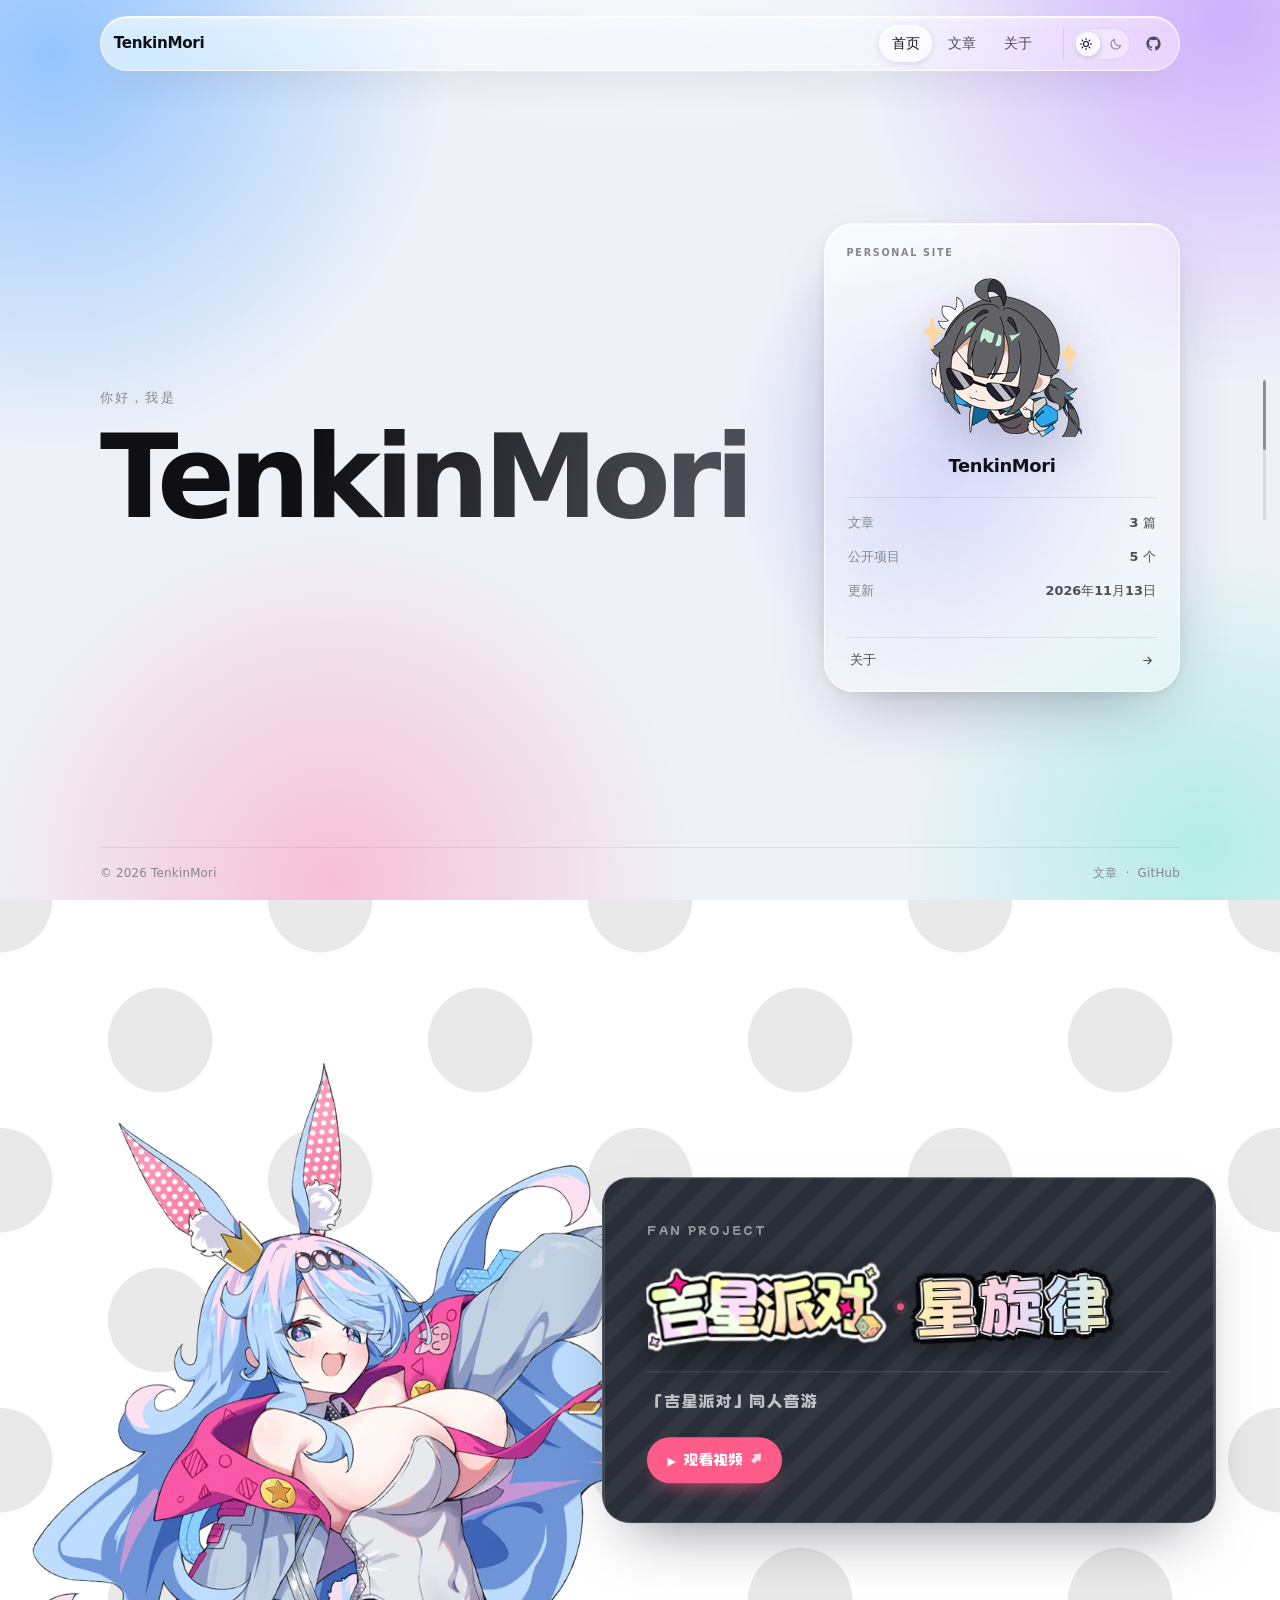
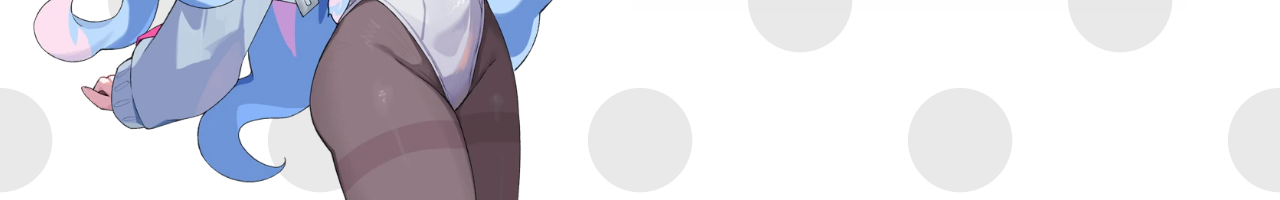
<file: index.html>
<!DOCTYPE html><html lang="zh-CN" class="no-js"><head><meta charset="utf-8"><meta name="viewport" content="width=device-width, initial-scale=1, viewport-fit=cover"><title>TenkinMori 的小站</title><meta name="description" content="TenkinMori 的个人主页与博客：记录开发、设计，以及折腾各种东西的过程。"><meta name="generator" content="Astro v7.4.11"><link rel="canonical" href="https://tenkinmori.github.io/"><link rel="icon" type="image/png" href="/avatar.png"><link rel="apple-touch-icon" href="/avatar.png"><link rel="alternate" type="application/rss+xml" title="TenkinMori" href="/rss.xml"><link rel="sitemap" href="/sitemap-index.xml"><meta name="theme-color" content="#eef1f8" media="(prefers-color-scheme: light)"><meta name="theme-color" content="#050508" media="(prefers-color-scheme: dark)"><meta property="og:type" content="website"><meta property="og:site_name" content="TenkinMori"><meta property="og:title" content="TenkinMori 的小站"><meta property="og:description" content="TenkinMori 的个人主页与博客：记录开发、设计，以及折腾各种东西的过程。"><meta property="og:url" content="https://tenkinmori.github.io/"><meta property="og:locale" content="zh_CN"><meta name="twitter:card" content="summary"><meta name="twitter:title" content="TenkinMori 的小站"><meta name="twitter:description" content="TenkinMori 的个人主页与博客：记录开发、设计，以及折腾各种东西的过程。"><script>
      (() => {
        const root = document.documentElement;
        root.classList.remove('no-js');
        root.classList.add('js');
        let stored = null;
        try {
          stored = localStorage.getItem('theme');
        } catch {}
        const prefersDark = window.matchMedia('(prefers-color-scheme: dark)').matches;
        root.dataset.theme = stored === 'light' || stored === 'dark' ? stored : prefersDark ? 'dark' : 'light';
      })();
    </script><link rel="stylesheet" href="/_astro/BaseLayout.CCMdWpr2.css"><script type="module" src="/_astro/page.tougUCvb.js"></script></head><body><div class="ambient" aria-hidden="true"></div><a class="skip-link" href="#main">跳到正文</a><header class="site-header"><nav class="nav glass" aria-label="主导航"><a class="brand" href="/" aria-label="TenkinMori 首页"><span class="brand-name">TenkinMori</span></a><div class="nav-links"><a class="nav-link active" href="/" aria-current="page">首页</a><a class="nav-link" href="/posts/">文章</a><a class="nav-link" href="/about/">关于</a></div><div class="nav-actions"><button class="theme-toggle" type="button" aria-label="切换深浅色"><span class="thumb" aria-hidden="true"></span><svg class="sun" viewBox="0 0 24 24" fill="none" stroke="currentColor" stroke-width="1.8" stroke-linecap="round" aria-hidden="true"><circle cx="12" cy="12" r="4.2"></circle><path d="M12 2.5v2.2M12 19.3v2.2M2.5 12h2.2M19.3 12h2.2M5.3 5.3l1.6 1.6M17.1 17.1l1.6 1.6M18.7 5.3l-1.6 1.6M6.9 17.1l-1.6 1.6"></path></svg><svg class="moon" viewBox="0 0 24 24" fill="none" stroke="currentColor" stroke-width="1.8" stroke-linecap="round" stroke-linejoin="round" aria-hidden="true"><path d="M20 14.5A8.5 8.5 0 0 1 9.5 4a8.5 8.5 0 1 0 10.5 10.5Z"></path></svg></button><a class="icon-btn" href="https://github.com/TenkinMori" target="_blank" rel="noopener noreferrer" aria-label="GitHub"><svg viewBox="0 0 24 24" fill="currentColor" aria-hidden="true"><path d="M12 2C6.48 2 2 6.58 2 12.25c0 4.53 2.87 8.37 6.84 9.73.5.1.68-.22.68-.49l-.01-1.72c-2.78.62-3.37-1.37-3.37-1.37-.45-1.18-1.11-1.5-1.11-1.5-.91-.63.07-.62.07-.62 1 .07 1.53 1.06 1.53 1.06.9 1.57 2.36 1.12 2.94.86.09-.66.35-1.12.63-1.37-2.22-.26-4.56-1.14-4.56-5.07 0-1.12.39-2.03 1.03-2.75-.1-.26-.45-1.3.1-2.71 0 0 .84-.28 2.75 1.05a9.3 9.3 0 0 1 2.5-.34c.85 0 1.71.12 2.5.34 1.91-1.33 2.75-1.05 2.75-1.05.55 1.41.2 2.45.1 2.71.64.72 1.03 1.63 1.03 2.75 0 3.94-2.34 4.8-4.57 5.06.36.32.68.94.68 1.9l-.01 2.81c0 .27.18.6.69.49A10.26 10.26 0 0 0 22 12.25C22 6.58 17.52 2 12 2Z"></path></svg></a></div></nav></header><main id="main" class="page page--full"><div class="deck"><section class="panel panel--home"><div class="home"><div class="home-main"><div class="home-intro" data-reveal><span class="eyebrow">你好，我是</span><h1>TenkinMori</h1></div><aside class="home-card glass" data-reveal style="--i:2"><div class="card-top"><span>Personal site</span></div><div class="portrait"><img src="/avatar.png" alt="TenkinMori 的头像" width="160" height="160" loading="eager" decoding="async"></div><h2>TenkinMori</h2><dl class="facts"><div class="fact"><dt>文章</dt><dd>3 篇</dd></div><div class="fact"><dt>公开项目</dt><dd>5 个</dd></div><div class="fact"><dt>更新</dt><dd>2026年11月13日</dd></div></dl><a class="card-more" href="/about/">关于<svg viewBox="0 0 24 24" width="13" height="13" fill="none" stroke="currentColor" stroke-width="2" stroke-linecap="round" stroke-linejoin="round" aria-hidden="true"><path d="M5 12h13M13 6l6 6-6 6"></path></svg></a></aside></div><div class="home-foot"><span>© 2026 TenkinMori</span><span class="foot-links"><a href="/posts/">文章</a><span aria-hidden="true">·</span><a href="https://github.com/TenkinMori" target="_blank" rel="noopener noreferrer">GitHub</a></span></div></div></section><section class="panel panel--pattern" id="page-2" aria-label="第二页"><div class="pattern-bg" aria-hidden="true"></div><div class="panel-art" aria-hidden="true"><img src="/mascot.webp" alt="" width="936" height="1472" loading="eager" decoding="async"></div><div class="project"><span class="project-kicker">Fan project</span><h2 class="project-title" aria-label="吉星派对·星旋律"><img class="project-logo" src="/game-logo.png" alt="" width="505" height="199" loading="eager" decoding="async"><span class="project-sep" aria-hidden="true"></span><span class="project-name" data-text="星旋律"><span class="project-name-fill" aria-hidden="true">星旋律</span></span></h2><p class="project-sub">「吉星派对」同人音游</p><a class="project-link" href="https://www.bilibili.com/video/BV1KWH56zEKv/?spm_id_from=0.0.search-card.all.click&vd_source=94975b35a0553d633b773c15b45898b2" target="_blank" rel="noopener noreferrer" aria-label="在哔哩哔哩观看《星旋律》视频"><span class="project-link-play" aria-hidden="true">▶</span>观看视频<span class="project-link-arrow" aria-hidden="true">↗</span></a></div></section></div><div class="page-rail" aria-hidden="true"><span class="page-rail-thumb"></span></div></main><script type="module">var e=document.documentElement,t=document.querySelector(`.theme-toggle`),n=window.matchMedia(`(prefers-color-scheme: dark)`),r=()=>{t&&t.setAttribute(`aria-label`,e.dataset.theme===`dark`?`切换到浅色模式`:`切换到深色模式`)};r(),t?.addEventListener(`click`,()=>{let t=e.dataset.theme===`dark`?`light`:`dark`;e.dataset.theme=t;try{localStorage.setItem(`theme`,t)}catch{}r()}),n.addEventListener(`change`,t=>{let n=null;try{n=localStorage.getItem(`theme`)}catch{}n||(e.dataset.theme=t.matches?`dark`:`light`,r())}),window.matchMedia(`(hover: hover) and (pointer: fine)`).matches&&document.querySelectorAll(`.glass`).forEach(e=>{let t=0,n=0,r=0,i=()=>{t=0,e.style.setProperty(`--gx`,`${n}px`),e.style.setProperty(`--gy`,`${r}px`)},a=a=>{let o=e.getBoundingClientRect();n=a.clientX-o.left,r=a.clientY-o.top,t||=requestAnimationFrame(i)};e.addEventListener(`pointerenter`,a,{passive:!0}),e.addEventListener(`pointermove`,a,{passive:!0})});var i=document.querySelectorAll(`[data-reveal]`);if(`IntersectionObserver`in window){let e=new IntersectionObserver(t=>{for(let n of t)n.isIntersecting&&(n.target.classList.add(`is-visible`),e.unobserve(n.target))},{rootMargin:`0px 0px -8% 0px`,threshold:.08});i.forEach(t=>e.observe(t))}else i.forEach(e=>e.classList.add(`is-visible`));var a=document.querySelector(`.deck`);if(a){let e=Array.from(a.querySelectorAll(`.panel`)),t=0,n=!1,r=0,i=0,o=0,s=t=>Math.max(0,Math.min(e.length-1,t)),c=()=>{let n=window.scrollY+window.innerHeight/2,r=0;e.forEach((e,t)=>{e.offsetTop<=n&&(r=t)}),t=r},l=e=>{let t=window.scrollY,i=e-t;if(Math.abs(i)<1)return;let a=performance.now();n=!0,document.documentElement.classList.add(`is-animating`);let o=e=>1-(1-e)**4,s=e=>{let l=Math.min(1,(e-a)/480);window.scrollTo({top:t+i*o(l),behavior:`instant`}),l<1?requestAnimationFrame(s):(n=!1,r=performance.now(),document.documentElement.classList.remove(`is-animating`),c())};requestAnimationFrame(s)},u=n=>{let r=s(n);r!==t&&(t=r,l(e[r].offsetTop))};window.addEventListener(`wheel`,e=>{if(!e.ctrlKey&&(e.preventDefault(),!(n||performance.now()-r<140)&&(i+=e.deltaY,window.clearTimeout(o),o=window.setTimeout(()=>{i=0},160),Math.abs(i)>30))){let e=i>0?1:-1;i=0,u(t+e)}},{passive:!1}),window.addEventListener(`keydown`,n=>{if(n.defaultPrevented||n.metaKey||n.ctrlKey||n.altKey)return;let r=document.activeElement?.tagName;r!==`INPUT`&&r!==`TEXTAREA`&&(n.key===`ArrowDown`||n.key===`PageDown`||n.key===` `?(n.preventDefault(),u(t+1)):n.key===`ArrowUp`||n.key===`PageUp`?(n.preventDefault(),u(t-1)):n.key===`Home`?(n.preventDefault(),u(0)):n.key===`End`&&(n.preventDefault(),u(e.length-1)))});let d=document.querySelector(`.page-rail-thumb`),f=0,p=()=>{if(f=0,!d?.parentElement)return;let e=document.documentElement,t=e.scrollHeight-window.innerHeight,n=t>0?Math.min(1,Math.max(0,window.scrollY/t)):0,r=d.parentElement.clientHeight,i=Math.max(28,Math.round(r*(window.innerHeight/e.scrollHeight)));d.style.height=`${i}px`,d.style.transform=`translateY(${(r-i)*n}px)`},m=()=>{f||=requestAnimationFrame(p)};window.addEventListener(`scroll`,()=>{n||c(),m()},{passive:!0}),window.addEventListener(`resize`,m),c(),m()}var o=document.querySelector(`.panel--pattern`);o&&`IntersectionObserver`in window&&new IntersectionObserver(e=>{for(let t of e)o.classList.toggle(`is-paused`,!t.isIntersecting)},{threshold:.02}).observe(o);</script></body></html>
</file>
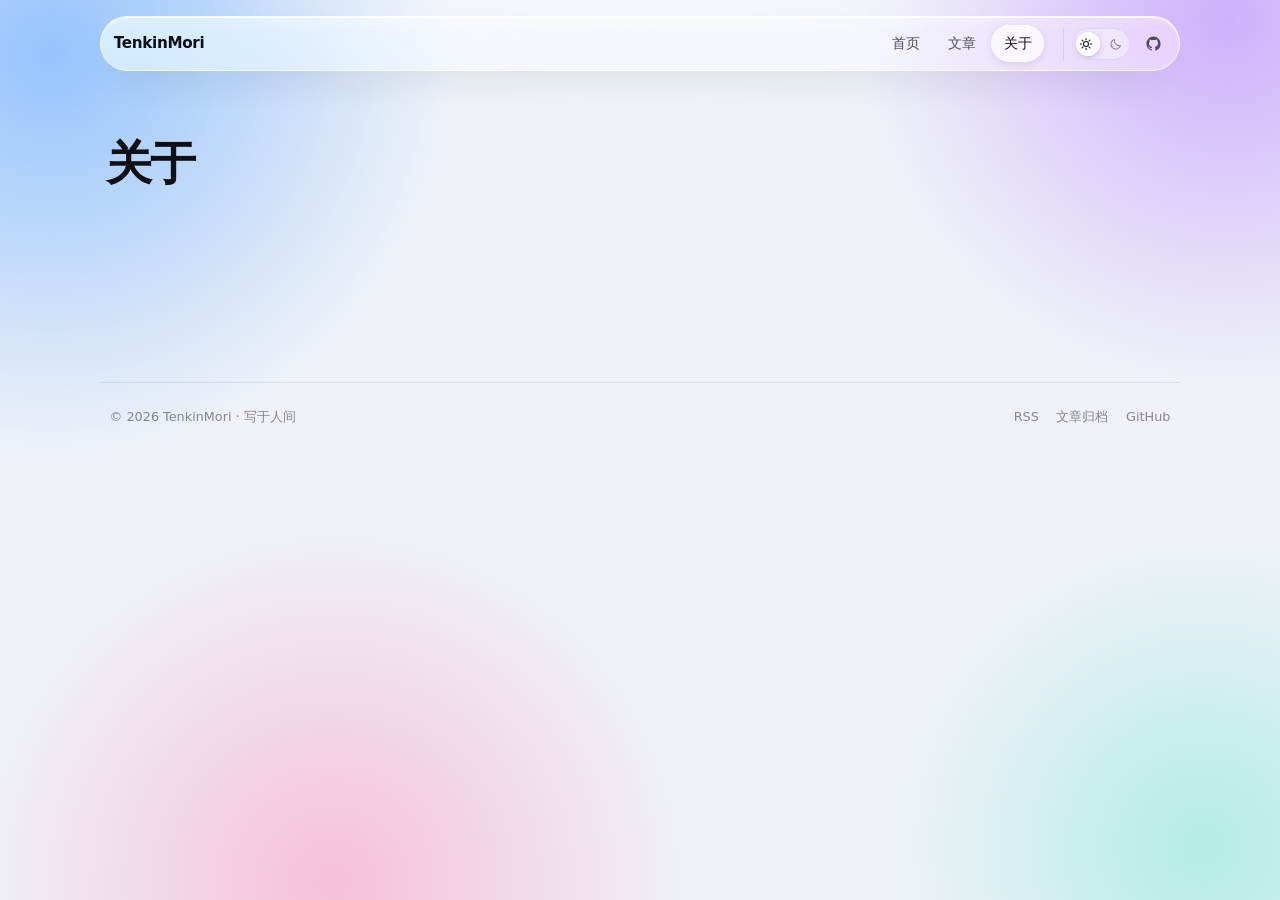
<file: about/index.html>
<!DOCTYPE html><html lang="zh-CN" class="no-js"><head><meta charset="utf-8"><meta name="viewport" content="width=device-width, initial-scale=1, viewport-fit=cover"><title>关于 · TenkinMori</title><meta name="description" content="关于我。"><meta name="generator" content="Astro v7.4.11"><link rel="canonical" href="https://tenkinmori.github.io/about/"><link rel="icon" type="image/png" href="/avatar.png"><link rel="apple-touch-icon" href="/avatar.png"><link rel="alternate" type="application/rss+xml" title="TenkinMori" href="/rss.xml"><link rel="sitemap" href="/sitemap-index.xml"><meta name="theme-color" content="#eef1f8" media="(prefers-color-scheme: light)"><meta name="theme-color" content="#050508" media="(prefers-color-scheme: dark)"><meta property="og:type" content="website"><meta property="og:site_name" content="TenkinMori"><meta property="og:title" content="关于 · TenkinMori"><meta property="og:description" content="关于我。"><meta property="og:url" content="https://tenkinmori.github.io/about/"><meta property="og:locale" content="zh_CN"><meta name="twitter:card" content="summary"><meta name="twitter:title" content="关于 · TenkinMori"><meta name="twitter:description" content="关于我。"><script>
      (() => {
        const root = document.documentElement;
        root.classList.remove('no-js');
        root.classList.add('js');
        let stored = null;
        try {
          stored = localStorage.getItem('theme');
        } catch {}
        const prefersDark = window.matchMedia('(prefers-color-scheme: dark)').matches;
        root.dataset.theme = stored === 'light' || stored === 'dark' ? stored : prefersDark ? 'dark' : 'light';
      })();
    </script><link rel="stylesheet" href="/_astro/BaseLayout.CCMdWpr2.css"><script type="module" src="/_astro/page.tougUCvb.js"></script></head><body><div class="ambient" aria-hidden="true"></div><a class="skip-link" href="#main">跳到正文</a><header class="site-header"><nav class="nav glass" aria-label="主导航"><a class="brand" href="/" aria-label="TenkinMori 首页"><span class="brand-name">TenkinMori</span></a><div class="nav-links"><a class="nav-link" href="/">首页</a><a class="nav-link" href="/posts/">文章</a><a class="nav-link active" href="/about/" aria-current="page">关于</a></div><div class="nav-actions"><button class="theme-toggle" type="button" aria-label="切换深浅色"><span class="thumb" aria-hidden="true"></span><svg class="sun" viewBox="0 0 24 24" fill="none" stroke="currentColor" stroke-width="1.8" stroke-linecap="round" aria-hidden="true"><circle cx="12" cy="12" r="4.2"></circle><path d="M12 2.5v2.2M12 19.3v2.2M2.5 12h2.2M19.3 12h2.2M5.3 5.3l1.6 1.6M17.1 17.1l1.6 1.6M18.7 5.3l-1.6 1.6M6.9 17.1l-1.6 1.6"></path></svg><svg class="moon" viewBox="0 0 24 24" fill="none" stroke="currentColor" stroke-width="1.8" stroke-linecap="round" stroke-linejoin="round" aria-hidden="true"><path d="M20 14.5A8.5 8.5 0 0 1 9.5 4a8.5 8.5 0 1 0 10.5 10.5Z"></path></svg></button><a class="icon-btn" href="https://github.com/TenkinMori" target="_blank" rel="noopener noreferrer" aria-label="GitHub"><svg viewBox="0 0 24 24" fill="currentColor" aria-hidden="true"><path d="M12 2C6.48 2 2 6.58 2 12.25c0 4.53 2.87 8.37 6.84 9.73.5.1.68-.22.68-.49l-.01-1.72c-2.78.62-3.37-1.37-3.37-1.37-.45-1.18-1.11-1.5-1.11-1.5-.91-.63.07-.62.07-.62 1 .07 1.53 1.06 1.53 1.06.9 1.57 2.36 1.12 2.94.86.09-.66.35-1.12.63-1.37-2.22-.26-4.56-1.14-4.56-5.07 0-1.12.39-2.03 1.03-2.75-.1-.26-.45-1.3.1-2.71 0 0 .84-.28 2.75 1.05a9.3 9.3 0 0 1 2.5-.34c.85 0 1.71.12 2.5.34 1.91-1.33 2.75-1.05 2.75-1.05.55 1.41.2 2.45.1 2.71.64.72 1.03 1.63 1.03 2.75 0 3.94-2.34 4.8-4.57 5.06.36.32.68.94.68 1.9l-.01 2.81c0 .27.18.6.69.49A10.26 10.26 0 0 0 22 12.25C22 6.58 17.52 2 12 2Z"></path></svg></a></div></nav></header><main id="main" class="page"><header class="page-head" data-reveal><h1>关于</h1></header></main><footer class="footer"><span>© 2026 TenkinMori · 写于人间</span><span class="footer-links"><a href="/rss.xml">RSS</a><a href="/posts/">文章归档</a><a href="https://github.com/TenkinMori" target="_blank" rel="noopener noreferrer">GitHub</a></span></footer><script type="module">var e=document.documentElement,t=document.querySelector(`.theme-toggle`),n=window.matchMedia(`(prefers-color-scheme: dark)`),r=()=>{t&&t.setAttribute(`aria-label`,e.dataset.theme===`dark`?`切换到浅色模式`:`切换到深色模式`)};r(),t?.addEventListener(`click`,()=>{let t=e.dataset.theme===`dark`?`light`:`dark`;e.dataset.theme=t;try{localStorage.setItem(`theme`,t)}catch{}r()}),n.addEventListener(`change`,t=>{let n=null;try{n=localStorage.getItem(`theme`)}catch{}n||(e.dataset.theme=t.matches?`dark`:`light`,r())}),window.matchMedia(`(hover: hover) and (pointer: fine)`).matches&&document.querySelectorAll(`.glass`).forEach(e=>{let t=0,n=0,r=0,i=()=>{t=0,e.style.setProperty(`--gx`,`${n}px`),e.style.setProperty(`--gy`,`${r}px`)},a=a=>{let o=e.getBoundingClientRect();n=a.clientX-o.left,r=a.clientY-o.top,t||=requestAnimationFrame(i)};e.addEventListener(`pointerenter`,a,{passive:!0}),e.addEventListener(`pointermove`,a,{passive:!0})});var i=document.querySelectorAll(`[data-reveal]`);if(`IntersectionObserver`in window){let e=new IntersectionObserver(t=>{for(let n of t)n.isIntersecting&&(n.target.classList.add(`is-visible`),e.unobserve(n.target))},{rootMargin:`0px 0px -8% 0px`,threshold:.08});i.forEach(t=>e.observe(t))}else i.forEach(e=>e.classList.add(`is-visible`));var a=document.querySelector(`.deck`);if(a){let e=Array.from(a.querySelectorAll(`.panel`)),t=0,n=!1,r=0,i=0,o=0,s=t=>Math.max(0,Math.min(e.length-1,t)),c=()=>{let n=window.scrollY+window.innerHeight/2,r=0;e.forEach((e,t)=>{e.offsetTop<=n&&(r=t)}),t=r},l=e=>{let t=window.scrollY,i=e-t;if(Math.abs(i)<1)return;let a=performance.now();n=!0,document.documentElement.classList.add(`is-animating`);let o=e=>1-(1-e)**4,s=e=>{let l=Math.min(1,(e-a)/480);window.scrollTo({top:t+i*o(l),behavior:`instant`}),l<1?requestAnimationFrame(s):(n=!1,r=performance.now(),document.documentElement.classList.remove(`is-animating`),c())};requestAnimationFrame(s)},u=n=>{let r=s(n);r!==t&&(t=r,l(e[r].offsetTop))};window.addEventListener(`wheel`,e=>{if(!e.ctrlKey&&(e.preventDefault(),!(n||performance.now()-r<140)&&(i+=e.deltaY,window.clearTimeout(o),o=window.setTimeout(()=>{i=0},160),Math.abs(i)>30))){let e=i>0?1:-1;i=0,u(t+e)}},{passive:!1}),window.addEventListener(`keydown`,n=>{if(n.defaultPrevented||n.metaKey||n.ctrlKey||n.altKey)return;let r=document.activeElement?.tagName;r!==`INPUT`&&r!==`TEXTAREA`&&(n.key===`ArrowDown`||n.key===`PageDown`||n.key===` `?(n.preventDefault(),u(t+1)):n.key===`ArrowUp`||n.key===`PageUp`?(n.preventDefault(),u(t-1)):n.key===`Home`?(n.preventDefault(),u(0)):n.key===`End`&&(n.preventDefault(),u(e.length-1)))});let d=document.querySelector(`.page-rail-thumb`),f=0,p=()=>{if(f=0,!d?.parentElement)return;let e=document.documentElement,t=e.scrollHeight-window.innerHeight,n=t>0?Math.min(1,Math.max(0,window.scrollY/t)):0,r=d.parentElement.clientHeight,i=Math.max(28,Math.round(r*(window.innerHeight/e.scrollHeight)));d.style.height=`${i}px`,d.style.transform=`translateY(${(r-i)*n}px)`},m=()=>{f||=requestAnimationFrame(p)};window.addEventListener(`scroll`,()=>{n||c(),m()},{passive:!0}),window.addEventListener(`resize`,m),c(),m()}var o=document.querySelector(`.panel--pattern`);o&&`IntersectionObserver`in window&&new IntersectionObserver(e=>{for(let t of e)o.classList.toggle(`is-paused`,!t.isIntersecting)},{threshold:.02}).observe(o);</script></body></html>
</file>
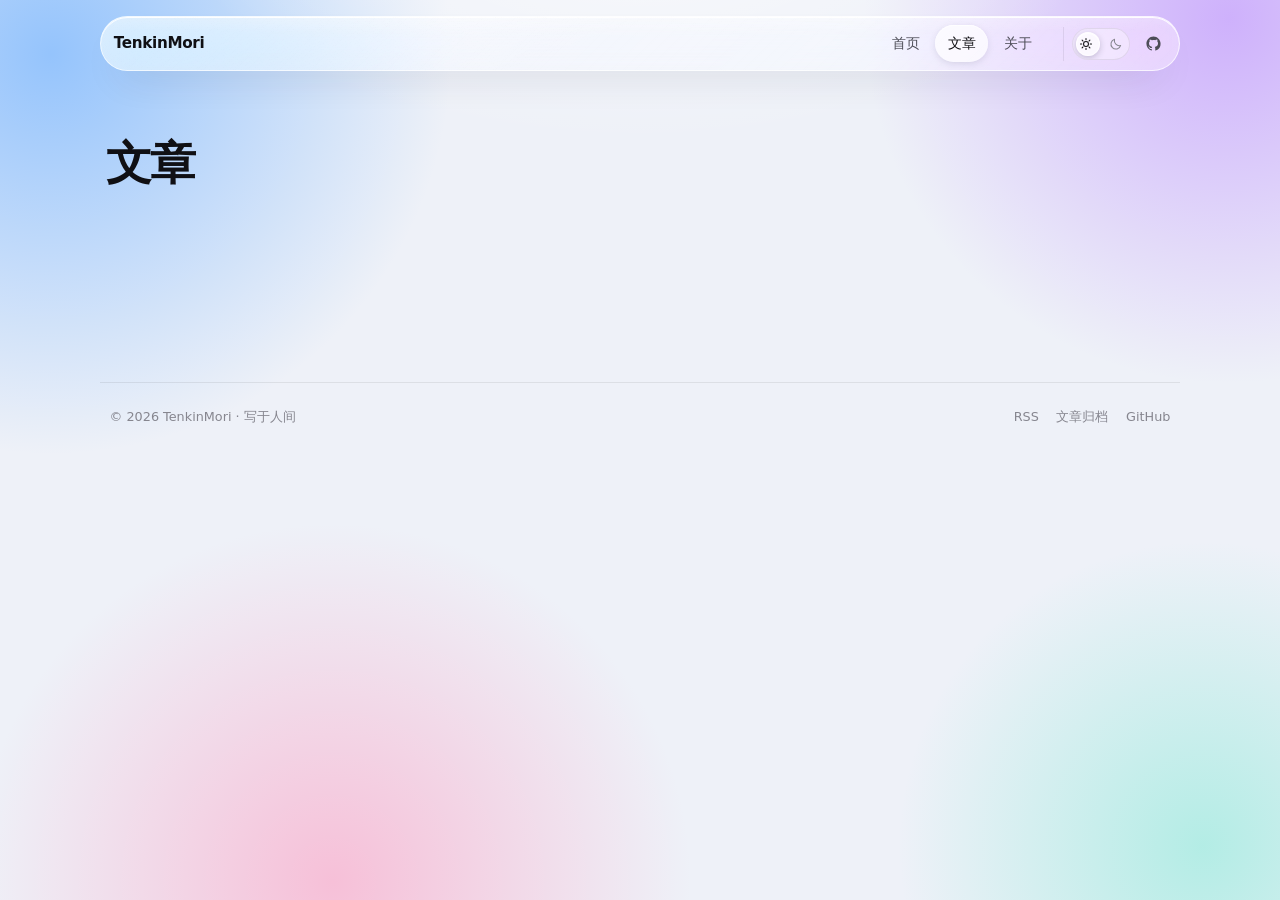
<file: posts/index.html>
<!DOCTYPE html><html lang="zh-CN" class="no-js"><head><meta charset="utf-8"><meta name="viewport" content="width=device-width, initial-scale=1, viewport-fit=cover"><title>文章 · TenkinMori</title><meta name="description" content="文章列表。"><meta name="generator" content="Astro v7.4.11"><link rel="canonical" href="https://tenkinmori.github.io/posts/"><link rel="icon" type="image/png" href="/avatar.png"><link rel="apple-touch-icon" href="/avatar.png"><link rel="alternate" type="application/rss+xml" title="TenkinMori" href="/rss.xml"><link rel="sitemap" href="/sitemap-index.xml"><meta name="theme-color" content="#eef1f8" media="(prefers-color-scheme: light)"><meta name="theme-color" content="#050508" media="(prefers-color-scheme: dark)"><meta property="og:type" content="website"><meta property="og:site_name" content="TenkinMori"><meta property="og:title" content="文章 · TenkinMori"><meta property="og:description" content="文章列表。"><meta property="og:url" content="https://tenkinmori.github.io/posts/"><meta property="og:locale" content="zh_CN"><meta name="twitter:card" content="summary"><meta name="twitter:title" content="文章 · TenkinMori"><meta name="twitter:description" content="文章列表。"><script>
      (() => {
        const root = document.documentElement;
        root.classList.remove('no-js');
        root.classList.add('js');
        let stored = null;
        try {
          stored = localStorage.getItem('theme');
        } catch {}
        const prefersDark = window.matchMedia('(prefers-color-scheme: dark)').matches;
        root.dataset.theme = stored === 'light' || stored === 'dark' ? stored : prefersDark ? 'dark' : 'light';
      })();
    </script><link rel="stylesheet" href="/_astro/BaseLayout.CCMdWpr2.css"><script type="module" src="/_astro/page.tougUCvb.js"></script></head><body><div class="ambient" aria-hidden="true"></div><a class="skip-link" href="#main">跳到正文</a><header class="site-header"><nav class="nav glass" aria-label="主导航"><a class="brand" href="/" aria-label="TenkinMori 首页"><span class="brand-name">TenkinMori</span></a><div class="nav-links"><a class="nav-link" href="/">首页</a><a class="nav-link active" href="/posts/" aria-current="page">文章</a><a class="nav-link" href="/about/">关于</a></div><div class="nav-actions"><button class="theme-toggle" type="button" aria-label="切换深浅色"><span class="thumb" aria-hidden="true"></span><svg class="sun" viewBox="0 0 24 24" fill="none" stroke="currentColor" stroke-width="1.8" stroke-linecap="round" aria-hidden="true"><circle cx="12" cy="12" r="4.2"></circle><path d="M12 2.5v2.2M12 19.3v2.2M2.5 12h2.2M19.3 12h2.2M5.3 5.3l1.6 1.6M17.1 17.1l1.6 1.6M18.7 5.3l-1.6 1.6M6.9 17.1l-1.6 1.6"></path></svg><svg class="moon" viewBox="0 0 24 24" fill="none" stroke="currentColor" stroke-width="1.8" stroke-linecap="round" stroke-linejoin="round" aria-hidden="true"><path d="M20 14.5A8.5 8.5 0 0 1 9.5 4a8.5 8.5 0 1 0 10.5 10.5Z"></path></svg></button><a class="icon-btn" href="https://github.com/TenkinMori" target="_blank" rel="noopener noreferrer" aria-label="GitHub"><svg viewBox="0 0 24 24" fill="currentColor" aria-hidden="true"><path d="M12 2C6.48 2 2 6.58 2 12.25c0 4.53 2.87 8.37 6.84 9.73.5.1.68-.22.68-.49l-.01-1.72c-2.78.62-3.37-1.37-3.37-1.37-.45-1.18-1.11-1.5-1.11-1.5-.91-.63.07-.62.07-.62 1 .07 1.53 1.06 1.53 1.06.9 1.57 2.36 1.12 2.94.86.09-.66.35-1.12.63-1.37-2.22-.26-4.56-1.14-4.56-5.07 0-1.12.39-2.03 1.03-2.75-.1-.26-.45-1.3.1-2.71 0 0 .84-.28 2.75 1.05a9.3 9.3 0 0 1 2.5-.34c.85 0 1.71.12 2.5.34 1.91-1.33 2.75-1.05 2.75-1.05.55 1.41.2 2.45.1 2.71.64.72 1.03 1.63 1.03 2.75 0 3.94-2.34 4.8-4.57 5.06.36.32.68.94.68 1.9l-.01 2.81c0 .27.18.6.69.49A10.26 10.26 0 0 0 22 12.25C22 6.58 17.52 2 12 2Z"></path></svg></a></div></nav></header><main id="main" class="page"><header class="page-head" data-reveal><h1>文章</h1></header></main><footer class="footer"><span>© 2026 TenkinMori · 写于人间</span><span class="footer-links"><a href="/rss.xml">RSS</a><a href="/posts/">文章归档</a><a href="https://github.com/TenkinMori" target="_blank" rel="noopener noreferrer">GitHub</a></span></footer><script type="module">var e=document.documentElement,t=document.querySelector(`.theme-toggle`),n=window.matchMedia(`(prefers-color-scheme: dark)`),r=()=>{t&&t.setAttribute(`aria-label`,e.dataset.theme===`dark`?`切换到浅色模式`:`切换到深色模式`)};r(),t?.addEventListener(`click`,()=>{let t=e.dataset.theme===`dark`?`light`:`dark`;e.dataset.theme=t;try{localStorage.setItem(`theme`,t)}catch{}r()}),n.addEventListener(`change`,t=>{let n=null;try{n=localStorage.getItem(`theme`)}catch{}n||(e.dataset.theme=t.matches?`dark`:`light`,r())}),window.matchMedia(`(hover: hover) and (pointer: fine)`).matches&&document.querySelectorAll(`.glass`).forEach(e=>{let t=0,n=0,r=0,i=()=>{t=0,e.style.setProperty(`--gx`,`${n}px`),e.style.setProperty(`--gy`,`${r}px`)},a=a=>{let o=e.getBoundingClientRect();n=a.clientX-o.left,r=a.clientY-o.top,t||=requestAnimationFrame(i)};e.addEventListener(`pointerenter`,a,{passive:!0}),e.addEventListener(`pointermove`,a,{passive:!0})});var i=document.querySelectorAll(`[data-reveal]`);if(`IntersectionObserver`in window){let e=new IntersectionObserver(t=>{for(let n of t)n.isIntersecting&&(n.target.classList.add(`is-visible`),e.unobserve(n.target))},{rootMargin:`0px 0px -8% 0px`,threshold:.08});i.forEach(t=>e.observe(t))}else i.forEach(e=>e.classList.add(`is-visible`));var a=document.querySelector(`.deck`);if(a){let e=Array.from(a.querySelectorAll(`.panel`)),t=0,n=!1,r=0,i=0,o=0,s=t=>Math.max(0,Math.min(e.length-1,t)),c=()=>{let n=window.scrollY+window.innerHeight/2,r=0;e.forEach((e,t)=>{e.offsetTop<=n&&(r=t)}),t=r},l=e=>{let t=window.scrollY,i=e-t;if(Math.abs(i)<1)return;let a=performance.now();n=!0,document.documentElement.classList.add(`is-animating`);let o=e=>1-(1-e)**4,s=e=>{let l=Math.min(1,(e-a)/480);window.scrollTo({top:t+i*o(l),behavior:`instant`}),l<1?requestAnimationFrame(s):(n=!1,r=performance.now(),document.documentElement.classList.remove(`is-animating`),c())};requestAnimationFrame(s)},u=n=>{let r=s(n);r!==t&&(t=r,l(e[r].offsetTop))};window.addEventListener(`wheel`,e=>{if(!e.ctrlKey&&(e.preventDefault(),!(n||performance.now()-r<140)&&(i+=e.deltaY,window.clearTimeout(o),o=window.setTimeout(()=>{i=0},160),Math.abs(i)>30))){let e=i>0?1:-1;i=0,u(t+e)}},{passive:!1}),window.addEventListener(`keydown`,n=>{if(n.defaultPrevented||n.metaKey||n.ctrlKey||n.altKey)return;let r=document.activeElement?.tagName;r!==`INPUT`&&r!==`TEXTAREA`&&(n.key===`ArrowDown`||n.key===`PageDown`||n.key===` `?(n.preventDefault(),u(t+1)):n.key===`ArrowUp`||n.key===`PageUp`?(n.preventDefault(),u(t-1)):n.key===`Home`?(n.preventDefault(),u(0)):n.key===`End`&&(n.preventDefault(),u(e.length-1)))});let d=document.querySelector(`.page-rail-thumb`),f=0,p=()=>{if(f=0,!d?.parentElement)return;let e=document.documentElement,t=e.scrollHeight-window.innerHeight,n=t>0?Math.min(1,Math.max(0,window.scrollY/t)):0,r=d.parentElement.clientHeight,i=Math.max(28,Math.round(r*(window.innerHeight/e.scrollHeight)));d.style.height=`${i}px`,d.style.transform=`translateY(${(r-i)*n}px)`},m=()=>{f||=requestAnimationFrame(p)};window.addEventListener(`scroll`,()=>{n||c(),m()},{passive:!0}),window.addEventListener(`resize`,m),c(),m()}var o=document.querySelector(`.panel--pattern`);o&&`IntersectionObserver`in window&&new IntersectionObserver(e=>{for(let t of e)o.classList.toggle(`is-paused`,!t.isIntersecting)},{threshold:.02}).observe(o);</script></body></html>
</file>
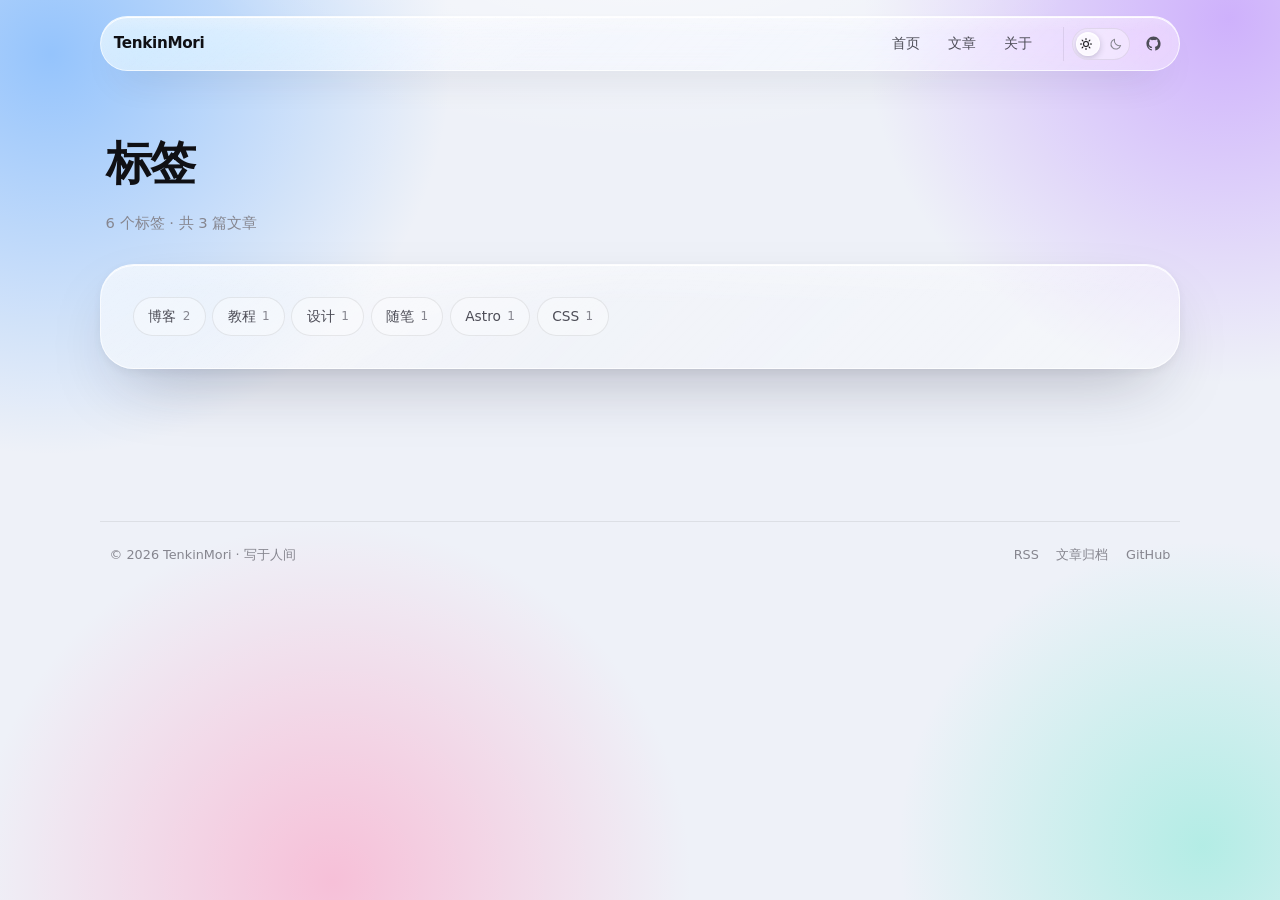
<file: tags/index.html>
<!DOCTYPE html><html lang="zh-CN" class="no-js"><head><meta charset="utf-8"><meta name="viewport" content="width=device-width, initial-scale=1, viewport-fit=cover"><title>标签 · TenkinMori</title><meta name="description" content="按标签浏览全部文章。"><meta name="generator" content="Astro v7.4.11"><link rel="canonical" href="https://tenkinmori.github.io/tags/"><link rel="icon" type="image/png" href="/avatar.png"><link rel="apple-touch-icon" href="/avatar.png"><link rel="alternate" type="application/rss+xml" title="TenkinMori" href="/rss.xml"><link rel="sitemap" href="/sitemap-index.xml"><meta name="theme-color" content="#eef1f8" media="(prefers-color-scheme: light)"><meta name="theme-color" content="#050508" media="(prefers-color-scheme: dark)"><meta property="og:type" content="website"><meta property="og:site_name" content="TenkinMori"><meta property="og:title" content="标签 · TenkinMori"><meta property="og:description" content="按标签浏览全部文章。"><meta property="og:url" content="https://tenkinmori.github.io/tags/"><meta property="og:locale" content="zh_CN"><meta name="twitter:card" content="summary"><meta name="twitter:title" content="标签 · TenkinMori"><meta name="twitter:description" content="按标签浏览全部文章。"><script>
      (() => {
        const root = document.documentElement;
        root.classList.remove('no-js');
        root.classList.add('js');
        let stored = null;
        try {
          stored = localStorage.getItem('theme');
        } catch {}
        const prefersDark = window.matchMedia('(prefers-color-scheme: dark)').matches;
        root.dataset.theme = stored === 'light' || stored === 'dark' ? stored : prefersDark ? 'dark' : 'light';
      })();
    </script><link rel="stylesheet" href="/_astro/BaseLayout.CCMdWpr2.css"><script type="module" src="/_astro/page.tougUCvb.js"></script></head><body><div class="ambient" aria-hidden="true"></div><a class="skip-link" href="#main">跳到正文</a><header class="site-header"><nav class="nav glass" aria-label="主导航"><a class="brand" href="/" aria-label="TenkinMori 首页"><span class="brand-name">TenkinMori</span></a><div class="nav-links"><a class="nav-link" href="/">首页</a><a class="nav-link" href="/posts/">文章</a><a class="nav-link" href="/about/">关于</a></div><div class="nav-actions"><button class="theme-toggle" type="button" aria-label="切换深浅色"><span class="thumb" aria-hidden="true"></span><svg class="sun" viewBox="0 0 24 24" fill="none" stroke="currentColor" stroke-width="1.8" stroke-linecap="round" aria-hidden="true"><circle cx="12" cy="12" r="4.2"></circle><path d="M12 2.5v2.2M12 19.3v2.2M2.5 12h2.2M19.3 12h2.2M5.3 5.3l1.6 1.6M17.1 17.1l1.6 1.6M18.7 5.3l-1.6 1.6M6.9 17.1l-1.6 1.6"></path></svg><svg class="moon" viewBox="0 0 24 24" fill="none" stroke="currentColor" stroke-width="1.8" stroke-linecap="round" stroke-linejoin="round" aria-hidden="true"><path d="M20 14.5A8.5 8.5 0 0 1 9.5 4a8.5 8.5 0 1 0 10.5 10.5Z"></path></svg></button><a class="icon-btn" href="https://github.com/TenkinMori" target="_blank" rel="noopener noreferrer" aria-label="GitHub"><svg viewBox="0 0 24 24" fill="currentColor" aria-hidden="true"><path d="M12 2C6.48 2 2 6.58 2 12.25c0 4.53 2.87 8.37 6.84 9.73.5.1.68-.22.68-.49l-.01-1.72c-2.78.62-3.37-1.37-3.37-1.37-.45-1.18-1.11-1.5-1.11-1.5-.91-.63.07-.62.07-.62 1 .07 1.53 1.06 1.53 1.06.9 1.57 2.36 1.12 2.94.86.09-.66.35-1.12.63-1.37-2.22-.26-4.56-1.14-4.56-5.07 0-1.12.39-2.03 1.03-2.75-.1-.26-.45-1.3.1-2.71 0 0 .84-.28 2.75 1.05a9.3 9.3 0 0 1 2.5-.34c.85 0 1.71.12 2.5.34 1.91-1.33 2.75-1.05 2.75-1.05.55 1.41.2 2.45.1 2.71.64.72 1.03 1.63 1.03 2.75 0 3.94-2.34 4.8-4.57 5.06.36.32.68.94.68 1.9l-.01 2.81c0 .27.18.6.69.49A10.26 10.26 0 0 0 22 12.25C22 6.58 17.52 2 12 2Z"></path></svg></a></div></nav></header><main id="main" class="page"><header class="page-head" data-reveal><h1>标签</h1><p>6 个标签 · 共 3 篇文章</p></header><section class="archive glass" data-reveal><div class="chips" style="margin-top:0"><a class="tag" href="/tags/%E5%8D%9A%E5%AE%A2/" style="font-size:.86rem;padding:.45rem .9rem">博客<span style="color:var(--text-3);margin-left:.4rem;font-size:.75rem">2</span></a><a class="tag" href="/tags/%E6%95%99%E7%A8%8B/" style="font-size:.86rem;padding:.45rem .9rem">教程<span style="color:var(--text-3);margin-left:.4rem;font-size:.75rem">1</span></a><a class="tag" href="/tags/%E8%AE%BE%E8%AE%A1/" style="font-size:.86rem;padding:.45rem .9rem">设计<span style="color:var(--text-3);margin-left:.4rem;font-size:.75rem">1</span></a><a class="tag" href="/tags/%E9%9A%8F%E7%AC%94/" style="font-size:.86rem;padding:.45rem .9rem">随笔<span style="color:var(--text-3);margin-left:.4rem;font-size:.75rem">1</span></a><a class="tag" href="/tags/Astro/" style="font-size:.86rem;padding:.45rem .9rem">Astro<span style="color:var(--text-3);margin-left:.4rem;font-size:.75rem">1</span></a><a class="tag" href="/tags/CSS/" style="font-size:.86rem;padding:.45rem .9rem">CSS<span style="color:var(--text-3);margin-left:.4rem;font-size:.75rem">1</span></a></div></section></main><footer class="footer"><span>© 2026 TenkinMori · 写于人间</span><span class="footer-links"><a href="/rss.xml">RSS</a><a href="/posts/">文章归档</a><a href="https://github.com/TenkinMori" target="_blank" rel="noopener noreferrer">GitHub</a></span></footer><script type="module">var e=document.documentElement,t=document.querySelector(`.theme-toggle`),n=window.matchMedia(`(prefers-color-scheme: dark)`),r=()=>{t&&t.setAttribute(`aria-label`,e.dataset.theme===`dark`?`切换到浅色模式`:`切换到深色模式`)};r(),t?.addEventListener(`click`,()=>{let t=e.dataset.theme===`dark`?`light`:`dark`;e.dataset.theme=t;try{localStorage.setItem(`theme`,t)}catch{}r()}),n.addEventListener(`change`,t=>{let n=null;try{n=localStorage.getItem(`theme`)}catch{}n||(e.dataset.theme=t.matches?`dark`:`light`,r())}),window.matchMedia(`(hover: hover) and (pointer: fine)`).matches&&document.querySelectorAll(`.glass`).forEach(e=>{let t=0,n=0,r=0,i=()=>{t=0,e.style.setProperty(`--gx`,`${n}px`),e.style.setProperty(`--gy`,`${r}px`)},a=a=>{let o=e.getBoundingClientRect();n=a.clientX-o.left,r=a.clientY-o.top,t||=requestAnimationFrame(i)};e.addEventListener(`pointerenter`,a,{passive:!0}),e.addEventListener(`pointermove`,a,{passive:!0})});var i=document.querySelectorAll(`[data-reveal]`);if(`IntersectionObserver`in window){let e=new IntersectionObserver(t=>{for(let n of t)n.isIntersecting&&(n.target.classList.add(`is-visible`),e.unobserve(n.target))},{rootMargin:`0px 0px -8% 0px`,threshold:.08});i.forEach(t=>e.observe(t))}else i.forEach(e=>e.classList.add(`is-visible`));var a=document.querySelector(`.deck`);if(a){let e=Array.from(a.querySelectorAll(`.panel`)),t=0,n=!1,r=0,i=0,o=0,s=t=>Math.max(0,Math.min(e.length-1,t)),c=()=>{let n=window.scrollY+window.innerHeight/2,r=0;e.forEach((e,t)=>{e.offsetTop<=n&&(r=t)}),t=r},l=e=>{let t=window.scrollY,i=e-t;if(Math.abs(i)<1)return;let a=performance.now();n=!0,document.documentElement.classList.add(`is-animating`);let o=e=>1-(1-e)**4,s=e=>{let l=Math.min(1,(e-a)/480);window.scrollTo({top:t+i*o(l),behavior:`instant`}),l<1?requestAnimationFrame(s):(n=!1,r=performance.now(),document.documentElement.classList.remove(`is-animating`),c())};requestAnimationFrame(s)},u=n=>{let r=s(n);r!==t&&(t=r,l(e[r].offsetTop))};window.addEventListener(`wheel`,e=>{if(!e.ctrlKey&&(e.preventDefault(),!(n||performance.now()-r<140)&&(i+=e.deltaY,window.clearTimeout(o),o=window.setTimeout(()=>{i=0},160),Math.abs(i)>30))){let e=i>0?1:-1;i=0,u(t+e)}},{passive:!1}),window.addEventListener(`keydown`,n=>{if(n.defaultPrevented||n.metaKey||n.ctrlKey||n.altKey)return;let r=document.activeElement?.tagName;r!==`INPUT`&&r!==`TEXTAREA`&&(n.key===`ArrowDown`||n.key===`PageDown`||n.key===` `?(n.preventDefault(),u(t+1)):n.key===`ArrowUp`||n.key===`PageUp`?(n.preventDefault(),u(t-1)):n.key===`Home`?(n.preventDefault(),u(0)):n.key===`End`&&(n.preventDefault(),u(e.length-1)))});let d=document.querySelector(`.page-rail-thumb`),f=0,p=()=>{if(f=0,!d?.parentElement)return;let e=document.documentElement,t=e.scrollHeight-window.innerHeight,n=t>0?Math.min(1,Math.max(0,window.scrollY/t)):0,r=d.parentElement.clientHeight,i=Math.max(28,Math.round(r*(window.innerHeight/e.scrollHeight)));d.style.height=`${i}px`,d.style.transform=`translateY(${(r-i)*n}px)`},m=()=>{f||=requestAnimationFrame(p)};window.addEventListener(`scroll`,()=>{n||c(),m()},{passive:!0}),window.addEventListener(`resize`,m),c(),m()}var o=document.querySelector(`.panel--pattern`);o&&`IntersectionObserver`in window&&new IntersectionObserver(e=>{for(let t of e)o.classList.toggle(`is-paused`,!t.isIntersecting)},{threshold:.02}).observe(o);</script></body></html>
</file>
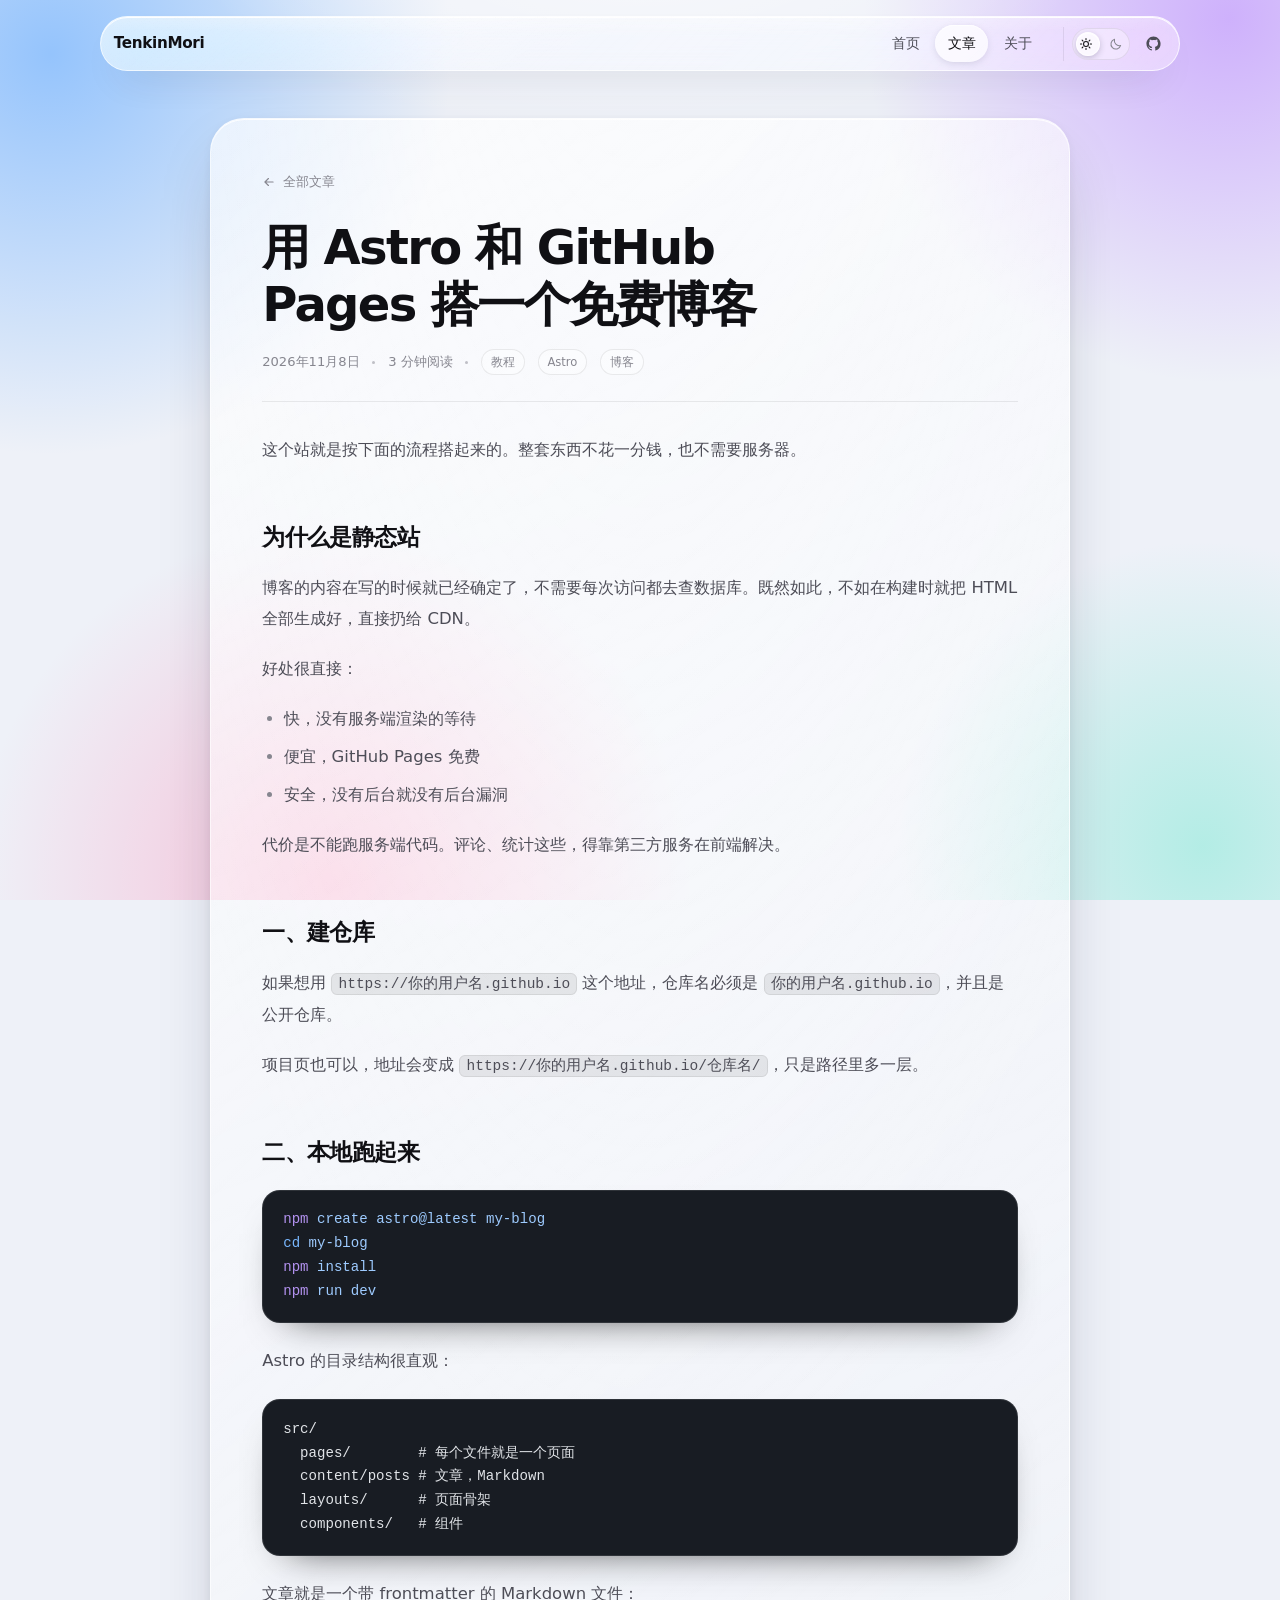
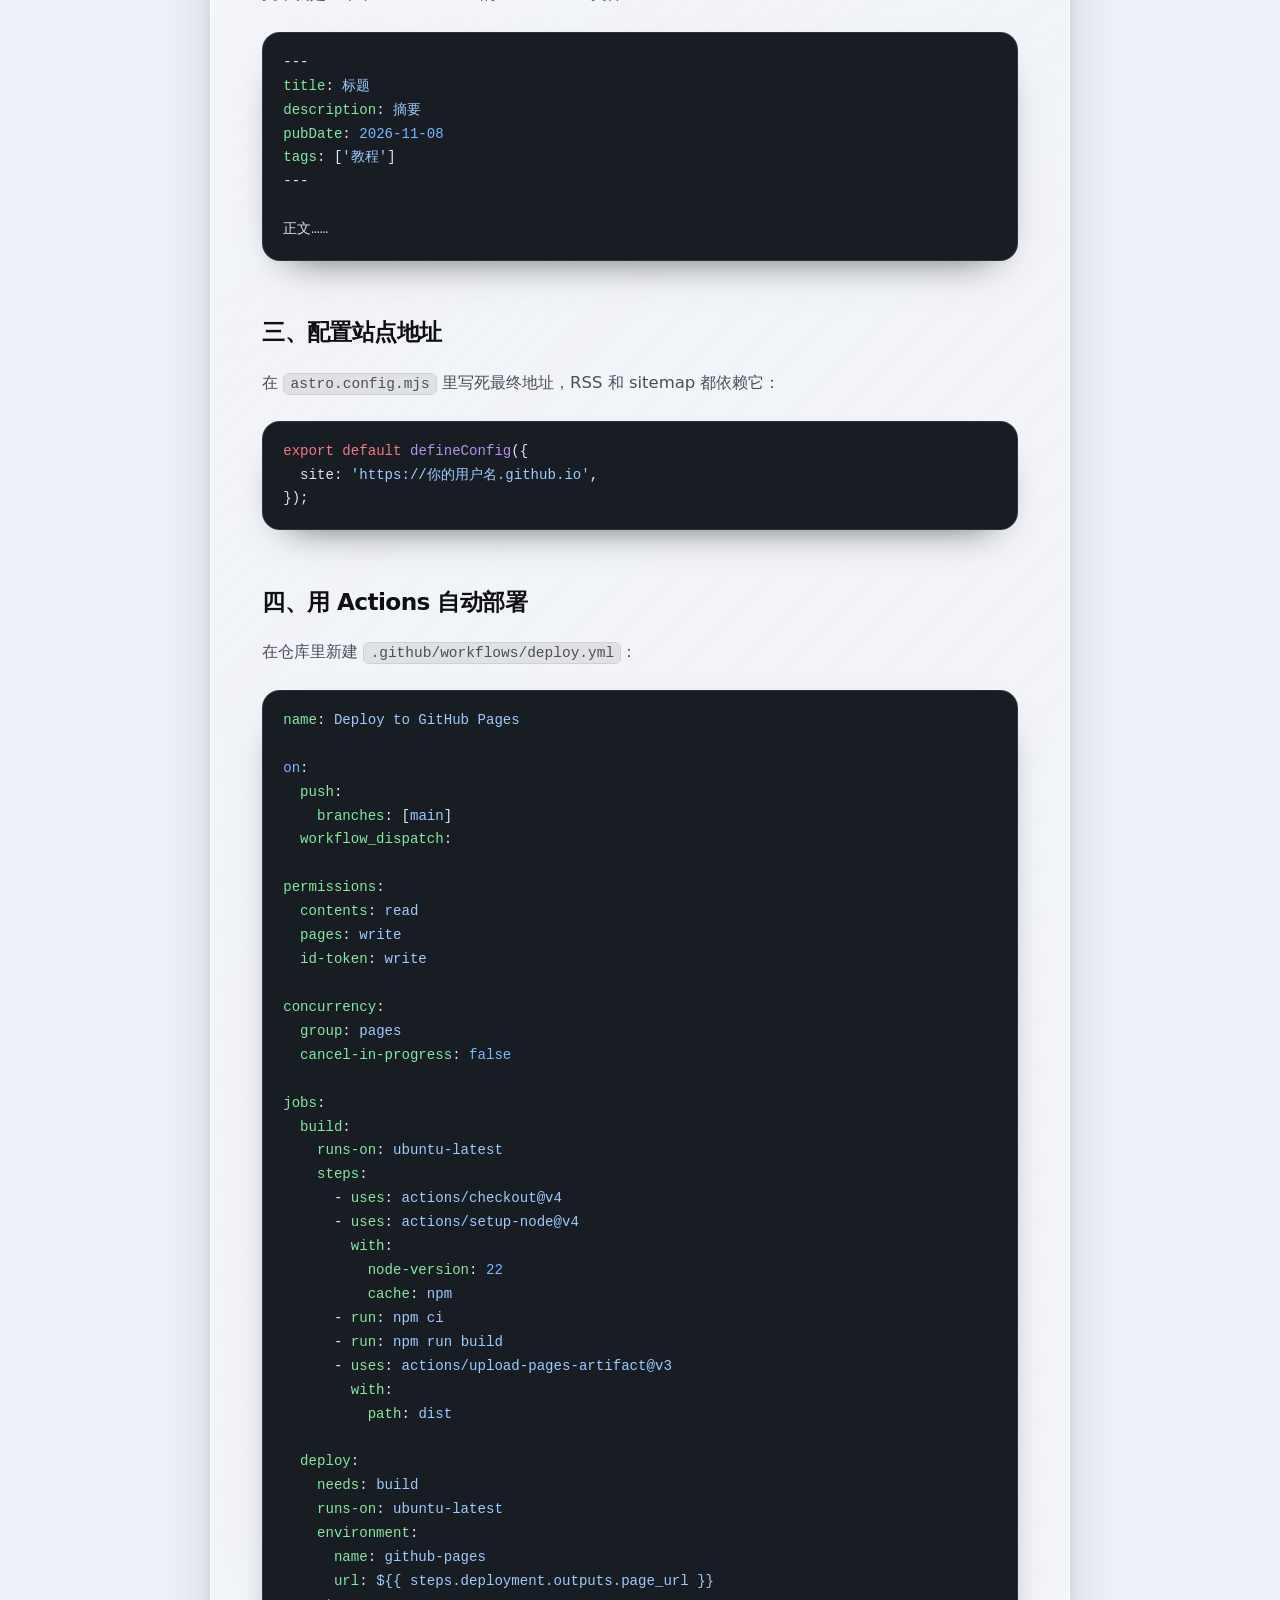
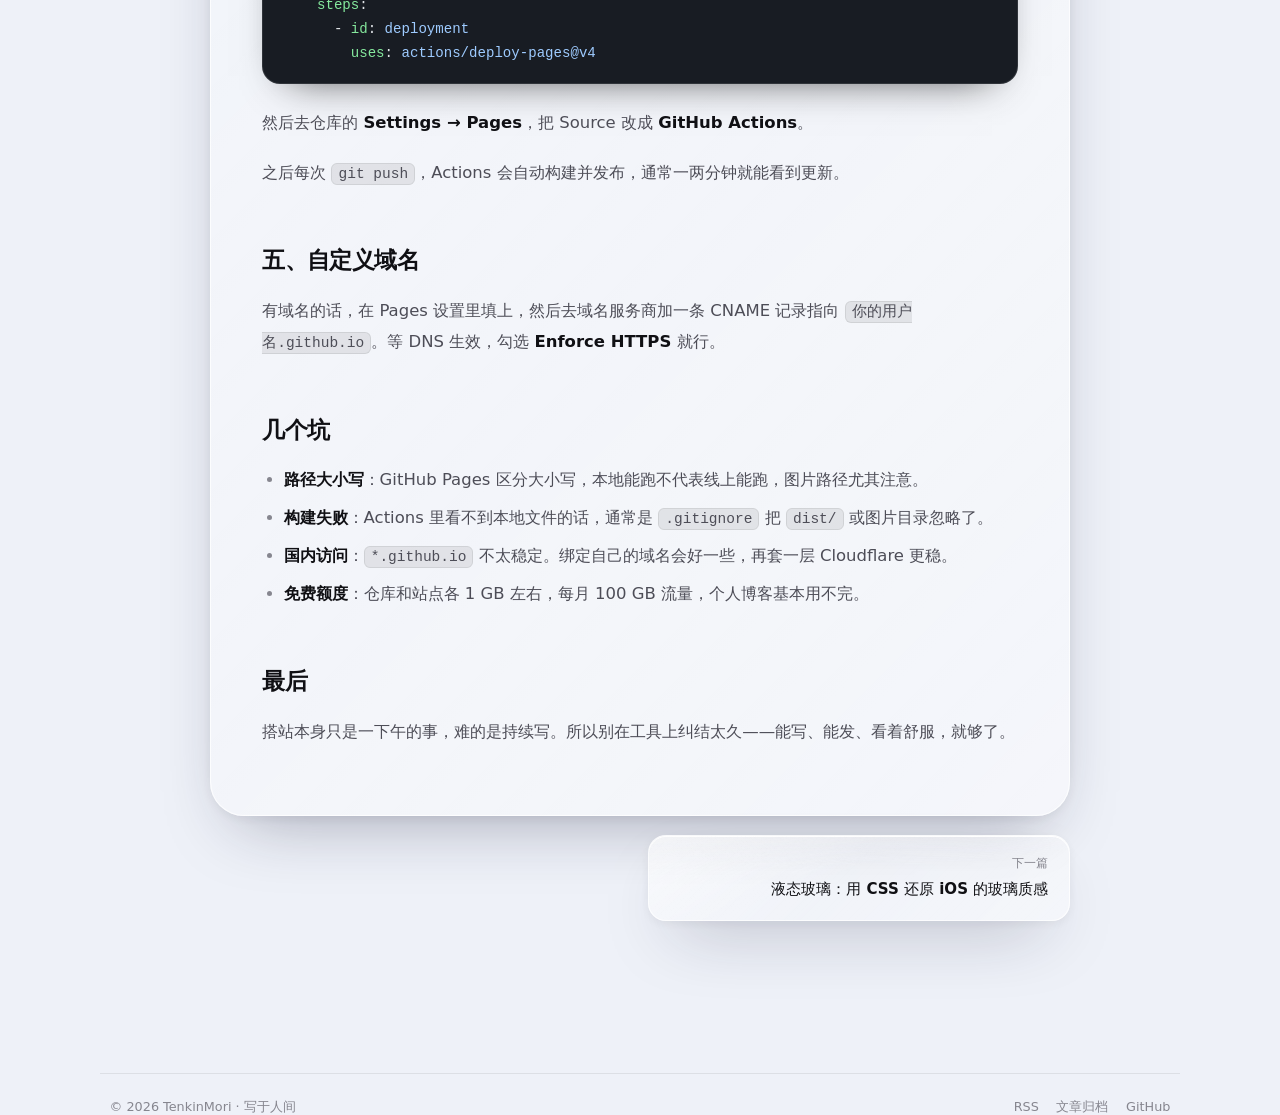
<file: posts/astro-github-pages/index.html>
<!DOCTYPE html><html lang="zh-CN" class="no-js"><head><meta charset="utf-8"><meta name="viewport" content="width=device-width, initial-scale=1, viewport-fit=cover"><title>用 Astro 和 GitHub Pages 搭一个免费博客 · TenkinMori</title><meta name="description" content="从零到上线：静态站点、自动部署、自定义域名，以及国内访问的注意事项。"><meta name="generator" content="Astro v7.4.11"><link rel="canonical" href="https://tenkinmori.github.io/posts/astro-github-pages/"><link rel="icon" type="image/png" href="/avatar.png"><link rel="apple-touch-icon" href="/avatar.png"><link rel="alternate" type="application/rss+xml" title="TenkinMori" href="/rss.xml"><link rel="sitemap" href="/sitemap-index.xml"><meta name="theme-color" content="#eef1f8" media="(prefers-color-scheme: light)"><meta name="theme-color" content="#050508" media="(prefers-color-scheme: dark)"><meta property="og:type" content="article"><meta property="og:site_name" content="TenkinMori"><meta property="og:title" content="用 Astro 和 GitHub Pages 搭一个免费博客 · TenkinMori"><meta property="og:description" content="从零到上线：静态站点、自动部署、自定义域名，以及国内访问的注意事项。"><meta property="og:url" content="https://tenkinmori.github.io/posts/astro-github-pages/"><meta property="og:locale" content="zh_CN"><meta name="twitter:card" content="summary"><meta name="twitter:title" content="用 Astro 和 GitHub Pages 搭一个免费博客 · TenkinMori"><meta name="twitter:description" content="从零到上线：静态站点、自动部署、自定义域名，以及国内访问的注意事项。"><script>
      (() => {
        const root = document.documentElement;
        root.classList.remove('no-js');
        root.classList.add('js');
        let stored = null;
        try {
          stored = localStorage.getItem('theme');
        } catch {}
        const prefersDark = window.matchMedia('(prefers-color-scheme: dark)').matches;
        root.dataset.theme = stored === 'light' || stored === 'dark' ? stored : prefersDark ? 'dark' : 'light';
      })();
    </script><link rel="stylesheet" href="/_astro/BaseLayout.CCMdWpr2.css"><script type="module" src="/_astro/page.tougUCvb.js"></script></head><body><div class="ambient" aria-hidden="true"></div><a class="skip-link" href="#main">跳到正文</a><header class="site-header"><nav class="nav glass" aria-label="主导航"><a class="brand" href="/" aria-label="TenkinMori 首页"><span class="brand-name">TenkinMori</span></a><div class="nav-links"><a class="nav-link" href="/">首页</a><a class="nav-link active" href="/posts/" aria-current="page">文章</a><a class="nav-link" href="/about/">关于</a></div><div class="nav-actions"><button class="theme-toggle" type="button" aria-label="切换深浅色"><span class="thumb" aria-hidden="true"></span><svg class="sun" viewBox="0 0 24 24" fill="none" stroke="currentColor" stroke-width="1.8" stroke-linecap="round" aria-hidden="true"><circle cx="12" cy="12" r="4.2"></circle><path d="M12 2.5v2.2M12 19.3v2.2M2.5 12h2.2M19.3 12h2.2M5.3 5.3l1.6 1.6M17.1 17.1l1.6 1.6M18.7 5.3l-1.6 1.6M6.9 17.1l-1.6 1.6"></path></svg><svg class="moon" viewBox="0 0 24 24" fill="none" stroke="currentColor" stroke-width="1.8" stroke-linecap="round" stroke-linejoin="round" aria-hidden="true"><path d="M20 14.5A8.5 8.5 0 0 1 9.5 4a8.5 8.5 0 1 0 10.5 10.5Z"></path></svg></button><a class="icon-btn" href="https://github.com/TenkinMori" target="_blank" rel="noopener noreferrer" aria-label="GitHub"><svg viewBox="0 0 24 24" fill="currentColor" aria-hidden="true"><path d="M12 2C6.48 2 2 6.58 2 12.25c0 4.53 2.87 8.37 6.84 9.73.5.1.68-.22.68-.49l-.01-1.72c-2.78.62-3.37-1.37-3.37-1.37-.45-1.18-1.11-1.5-1.11-1.5-.91-.63.07-.62.07-.62 1 .07 1.53 1.06 1.53 1.06.9 1.57 2.36 1.12 2.94.86.09-.66.35-1.12.63-1.37-2.22-.26-4.56-1.14-4.56-5.07 0-1.12.39-2.03 1.03-2.75-.1-.26-.45-1.3.1-2.71 0 0 .84-.28 2.75 1.05a9.3 9.3 0 0 1 2.5-.34c.85 0 1.71.12 2.5.34 1.91-1.33 2.75-1.05 2.75-1.05.55 1.41.2 2.45.1 2.71.64.72 1.03 1.63 1.03 2.75 0 3.94-2.34 4.8-4.57 5.06.36.32.68.94.68 1.9l-.01 2.81c0 .27.18.6.69.49A10.26 10.26 0 0 0 22 12.25C22 6.58 17.52 2 12 2Z"></path></svg></a></div></nav></header><main id="main" class="page"><article class="post glass" data-reveal><a class="back-link" href="/posts/"><svg viewBox="0 0 24 24" width="14" height="14" fill="none" stroke="currentColor" stroke-width="2" stroke-linecap="round" stroke-linejoin="round" aria-hidden="true"><path d="M19 12H6M11 18l-6-6 6-6"></path></svg>全部文章</a><header class="post-head"><h1>用 Astro 和 GitHub Pages 搭一个免费博客</h1><div class="post-meta"><time datetime="2026-11-08T00:00:00.000Z">2026年11月8日</time><span class="sep" aria-hidden="true"></span><span>3 分钟阅读</span><span class="sep" aria-hidden="true"></span><a class="tag" href="/tags/%E6%95%99%E7%A8%8B/">教程</a><a class="tag" href="/tags/Astro/">Astro</a><a class="tag" href="/tags/%E5%8D%9A%E5%AE%A2/">博客</a></div></header><div class="prose"><p>这个站就是按下面的流程搭起来的。整套东西不花一分钱，也不需要服务器。</p>
<h2 id="为什么是静态站">为什么是静态站</h2>
<p>博客的内容在写的时候就已经确定了，不需要每次访问都去查数据库。既然如此，不如在构建时就把 HTML 全部生成好，直接扔给 CDN。</p>
<p>好处很直接：</p>
<ul>
<li>快，没有服务端渲染的等待</li>
<li>便宜，GitHub Pages 免费</li>
<li>安全，没有后台就没有后台漏洞</li>
</ul>
<p>代价是不能跑服务端代码。评论、统计这些，得靠第三方服务在前端解决。</p>
<h2 id="一建仓库">一、建仓库</h2>
<p>如果想用 <code>https://你的用户名.github.io</code> 这个地址，仓库名必须是 <code>你的用户名.github.io</code>，并且是公开仓库。</p>
<p>项目页也可以，地址会变成 <code>https://你的用户名.github.io/仓库名/</code>，只是路径里多一层。</p>
<h2 id="二本地跑起来">二、本地跑起来</h2>
<pre class="astro-code github-dark" style="background-color:#24292e;color:#e1e4e8; overflow-x: auto;" tabindex="0" data-language="bash"><code><span class="line"><span style="color:#B392F0">npm</span><span style="color:#9ECBFF"> create</span><span style="color:#9ECBFF"> astro@latest</span><span style="color:#9ECBFF"> my-blog</span></span>
<span class="line"><span style="color:#79B8FF">cd</span><span style="color:#9ECBFF"> my-blog</span></span>
<span class="line"><span style="color:#B392F0">npm</span><span style="color:#9ECBFF"> install</span></span>
<span class="line"><span style="color:#B392F0">npm</span><span style="color:#9ECBFF"> run</span><span style="color:#9ECBFF"> dev</span></span></code></pre>
<p>Astro 的目录结构很直观：</p>
<pre class="astro-code github-dark" style="background-color:#24292e;color:#e1e4e8; overflow-x: auto;" tabindex="0" data-language="plaintext"><code><span class="line"><span>src/</span></span>
<span class="line"><span>  pages/        # 每个文件就是一个页面</span></span>
<span class="line"><span>  content/posts # 文章，Markdown</span></span>
<span class="line"><span>  layouts/      # 页面骨架</span></span>
<span class="line"><span>  components/   # 组件</span></span></code></pre>
<p>文章就是一个带 frontmatter 的 Markdown 文件：</p>
<pre class="astro-code github-dark" style="background-color:#24292e;color:#e1e4e8; overflow-x: auto;" tabindex="0" data-language="markdown"><code><span class="line"><span style="color:#E1E4E8">---</span></span>
<span class="line"><span style="color:#85E89D">title</span><span style="color:#E1E4E8">: </span><span style="color:#9ECBFF">标题</span></span>
<span class="line"><span style="color:#85E89D">description</span><span style="color:#E1E4E8">: </span><span style="color:#9ECBFF">摘要</span></span>
<span class="line"><span style="color:#85E89D">pubDate</span><span style="color:#E1E4E8">: </span><span style="color:#79B8FF">2026-11-08</span></span>
<span class="line"><span style="color:#85E89D">tags</span><span style="color:#E1E4E8">: [</span><span style="color:#9ECBFF">'教程'</span><span style="color:#E1E4E8">]</span></span>
<span class="line"><span style="color:#E1E4E8">---</span></span>
<span class="line"></span>
<span class="line"><span style="color:#E1E4E8">正文……</span></span></code></pre>
<h2 id="三配置站点地址">三、配置站点地址</h2>
<p>在 <code>astro.config.mjs</code> 里写死最终地址，RSS 和 sitemap 都依赖它：</p>
<pre class="astro-code github-dark" style="background-color:#24292e;color:#e1e4e8; overflow-x: auto;" tabindex="0" data-language="js"><code><span class="line"><span style="color:#F97583">export</span><span style="color:#F97583"> default</span><span style="color:#B392F0"> defineConfig</span><span style="color:#E1E4E8">({</span></span>
<span class="line"><span style="color:#E1E4E8">  site: </span><span style="color:#9ECBFF">'https://你的用户名.github.io'</span><span style="color:#E1E4E8">,</span></span>
<span class="line"><span style="color:#E1E4E8">});</span></span></code></pre>
<h2 id="四用-actions-自动部署">四、用 Actions 自动部署</h2>
<p>在仓库里新建 <code>.github/workflows/deploy.yml</code>：</p>
<pre class="astro-code github-dark" style="background-color:#24292e;color:#e1e4e8; overflow-x: auto;" tabindex="0" data-language="yaml"><code><span class="line"><span style="color:#85E89D">name</span><span style="color:#E1E4E8">: </span><span style="color:#9ECBFF">Deploy to GitHub Pages</span></span>
<span class="line"></span>
<span class="line"><span style="color:#79B8FF">on</span><span style="color:#E1E4E8">:</span></span>
<span class="line"><span style="color:#85E89D">  push</span><span style="color:#E1E4E8">:</span></span>
<span class="line"><span style="color:#85E89D">    branches</span><span style="color:#E1E4E8">: [</span><span style="color:#9ECBFF">main</span><span style="color:#E1E4E8">]</span></span>
<span class="line"><span style="color:#85E89D">  workflow_dispatch</span><span style="color:#E1E4E8">:</span></span>
<span class="line"></span>
<span class="line"><span style="color:#85E89D">permissions</span><span style="color:#E1E4E8">:</span></span>
<span class="line"><span style="color:#85E89D">  contents</span><span style="color:#E1E4E8">: </span><span style="color:#9ECBFF">read</span></span>
<span class="line"><span style="color:#85E89D">  pages</span><span style="color:#E1E4E8">: </span><span style="color:#9ECBFF">write</span></span>
<span class="line"><span style="color:#85E89D">  id-token</span><span style="color:#E1E4E8">: </span><span style="color:#9ECBFF">write</span></span>
<span class="line"></span>
<span class="line"><span style="color:#85E89D">concurrency</span><span style="color:#E1E4E8">:</span></span>
<span class="line"><span style="color:#85E89D">  group</span><span style="color:#E1E4E8">: </span><span style="color:#9ECBFF">pages</span></span>
<span class="line"><span style="color:#85E89D">  cancel-in-progress</span><span style="color:#E1E4E8">: </span><span style="color:#79B8FF">false</span></span>
<span class="line"></span>
<span class="line"><span style="color:#85E89D">jobs</span><span style="color:#E1E4E8">:</span></span>
<span class="line"><span style="color:#85E89D">  build</span><span style="color:#E1E4E8">:</span></span>
<span class="line"><span style="color:#85E89D">    runs-on</span><span style="color:#E1E4E8">: </span><span style="color:#9ECBFF">ubuntu-latest</span></span>
<span class="line"><span style="color:#85E89D">    steps</span><span style="color:#E1E4E8">:</span></span>
<span class="line"><span style="color:#E1E4E8">      - </span><span style="color:#85E89D">uses</span><span style="color:#E1E4E8">: </span><span style="color:#9ECBFF">actions/checkout@v4</span></span>
<span class="line"><span style="color:#E1E4E8">      - </span><span style="color:#85E89D">uses</span><span style="color:#E1E4E8">: </span><span style="color:#9ECBFF">actions/setup-node@v4</span></span>
<span class="line"><span style="color:#85E89D">        with</span><span style="color:#E1E4E8">:</span></span>
<span class="line"><span style="color:#85E89D">          node-version</span><span style="color:#E1E4E8">: </span><span style="color:#79B8FF">22</span></span>
<span class="line"><span style="color:#85E89D">          cache</span><span style="color:#E1E4E8">: </span><span style="color:#9ECBFF">npm</span></span>
<span class="line"><span style="color:#E1E4E8">      - </span><span style="color:#85E89D">run</span><span style="color:#E1E4E8">: </span><span style="color:#9ECBFF">npm ci</span></span>
<span class="line"><span style="color:#E1E4E8">      - </span><span style="color:#85E89D">run</span><span style="color:#E1E4E8">: </span><span style="color:#9ECBFF">npm run build</span></span>
<span class="line"><span style="color:#E1E4E8">      - </span><span style="color:#85E89D">uses</span><span style="color:#E1E4E8">: </span><span style="color:#9ECBFF">actions/upload-pages-artifact@v3</span></span>
<span class="line"><span style="color:#85E89D">        with</span><span style="color:#E1E4E8">:</span></span>
<span class="line"><span style="color:#85E89D">          path</span><span style="color:#E1E4E8">: </span><span style="color:#9ECBFF">dist</span></span>
<span class="line"></span>
<span class="line"><span style="color:#85E89D">  deploy</span><span style="color:#E1E4E8">:</span></span>
<span class="line"><span style="color:#85E89D">    needs</span><span style="color:#E1E4E8">: </span><span style="color:#9ECBFF">build</span></span>
<span class="line"><span style="color:#85E89D">    runs-on</span><span style="color:#E1E4E8">: </span><span style="color:#9ECBFF">ubuntu-latest</span></span>
<span class="line"><span style="color:#85E89D">    environment</span><span style="color:#E1E4E8">:</span></span>
<span class="line"><span style="color:#85E89D">      name</span><span style="color:#E1E4E8">: </span><span style="color:#9ECBFF">github-pages</span></span>
<span class="line"><span style="color:#85E89D">      url</span><span style="color:#E1E4E8">: </span><span style="color:#9ECBFF">${{ steps.deployment.outputs.page_url }}</span></span>
<span class="line"><span style="color:#85E89D">    steps</span><span style="color:#E1E4E8">:</span></span>
<span class="line"><span style="color:#E1E4E8">      - </span><span style="color:#85E89D">id</span><span style="color:#E1E4E8">: </span><span style="color:#9ECBFF">deployment</span></span>
<span class="line"><span style="color:#85E89D">        uses</span><span style="color:#E1E4E8">: </span><span style="color:#9ECBFF">actions/deploy-pages@v4</span></span></code></pre>
<p>然后去仓库的 <strong>Settings → Pages</strong>，把 Source 改成 <strong>GitHub Actions</strong>。</p>
<p>之后每次 <code>git push</code>，Actions 会自动构建并发布，通常一两分钟就能看到更新。</p>
<h2 id="五自定义域名">五、自定义域名</h2>
<p>有域名的话，在 Pages 设置里填上，然后去域名服务商加一条 CNAME 记录指向 <code>你的用户名.github.io</code>。等 DNS 生效，勾选 <strong>Enforce HTTPS</strong> 就行。</p>
<h2 id="几个坑">几个坑</h2>
<ul>
<li><strong>路径大小写</strong>：GitHub Pages 区分大小写，本地能跑不代表线上能跑，图片路径尤其注意。</li>
<li><strong>构建失败</strong>：Actions 里看不到本地文件的话，通常是 <code>.gitignore</code> 把 <code>dist/</code> 或图片目录忽略了。</li>
<li><strong>国内访问</strong>：<code>*.github.io</code> 不太稳定。绑定自己的域名会好一些，再套一层 Cloudflare 更稳。</li>
<li><strong>免费额度</strong>：仓库和站点各 1 GB 左右，每月 100 GB 流量，个人博客基本用不完。</li>
</ul>
<h2 id="最后">最后</h2>
<p>搭站本身只是一下午的事，难的是持续写。所以别在工具上纠结太久——能写、能发、看着舒服，就够了。</p>
</div></article><nav class="post-nav" aria-label="上下篇"><span></span><a class="glass next" href="/posts/liquid-glass-css/"><span>下一篇</span><strong>液态玻璃：用 CSS 还原 iOS 的玻璃质感</strong></a></nav></main><footer class="footer"><span>© 2026 TenkinMori · 写于人间</span><span class="footer-links"><a href="/rss.xml">RSS</a><a href="/posts/">文章归档</a><a href="https://github.com/TenkinMori" target="_blank" rel="noopener noreferrer">GitHub</a></span></footer><script type="module">var e=document.documentElement,t=document.querySelector(`.theme-toggle`),n=window.matchMedia(`(prefers-color-scheme: dark)`),r=()=>{t&&t.setAttribute(`aria-label`,e.dataset.theme===`dark`?`切换到浅色模式`:`切换到深色模式`)};r(),t?.addEventListener(`click`,()=>{let t=e.dataset.theme===`dark`?`light`:`dark`;e.dataset.theme=t;try{localStorage.setItem(`theme`,t)}catch{}r()}),n.addEventListener(`change`,t=>{let n=null;try{n=localStorage.getItem(`theme`)}catch{}n||(e.dataset.theme=t.matches?`dark`:`light`,r())}),window.matchMedia(`(hover: hover) and (pointer: fine)`).matches&&document.querySelectorAll(`.glass`).forEach(e=>{let t=0,n=0,r=0,i=()=>{t=0,e.style.setProperty(`--gx`,`${n}px`),e.style.setProperty(`--gy`,`${r}px`)},a=a=>{let o=e.getBoundingClientRect();n=a.clientX-o.left,r=a.clientY-o.top,t||=requestAnimationFrame(i)};e.addEventListener(`pointerenter`,a,{passive:!0}),e.addEventListener(`pointermove`,a,{passive:!0})});var i=document.querySelectorAll(`[data-reveal]`);if(`IntersectionObserver`in window){let e=new IntersectionObserver(t=>{for(let n of t)n.isIntersecting&&(n.target.classList.add(`is-visible`),e.unobserve(n.target))},{rootMargin:`0px 0px -8% 0px`,threshold:.08});i.forEach(t=>e.observe(t))}else i.forEach(e=>e.classList.add(`is-visible`));var a=document.querySelector(`.deck`);if(a){let e=Array.from(a.querySelectorAll(`.panel`)),t=0,n=!1,r=0,i=0,o=0,s=t=>Math.max(0,Math.min(e.length-1,t)),c=()=>{let n=window.scrollY+window.innerHeight/2,r=0;e.forEach((e,t)=>{e.offsetTop<=n&&(r=t)}),t=r},l=e=>{let t=window.scrollY,i=e-t;if(Math.abs(i)<1)return;let a=performance.now();n=!0,document.documentElement.classList.add(`is-animating`);let o=e=>1-(1-e)**4,s=e=>{let l=Math.min(1,(e-a)/480);window.scrollTo({top:t+i*o(l),behavior:`instant`}),l<1?requestAnimationFrame(s):(n=!1,r=performance.now(),document.documentElement.classList.remove(`is-animating`),c())};requestAnimationFrame(s)},u=n=>{let r=s(n);r!==t&&(t=r,l(e[r].offsetTop))};window.addEventListener(`wheel`,e=>{if(!e.ctrlKey&&(e.preventDefault(),!(n||performance.now()-r<140)&&(i+=e.deltaY,window.clearTimeout(o),o=window.setTimeout(()=>{i=0},160),Math.abs(i)>30))){let e=i>0?1:-1;i=0,u(t+e)}},{passive:!1}),window.addEventListener(`keydown`,n=>{if(n.defaultPrevented||n.metaKey||n.ctrlKey||n.altKey)return;let r=document.activeElement?.tagName;r!==`INPUT`&&r!==`TEXTAREA`&&(n.key===`ArrowDown`||n.key===`PageDown`||n.key===` `?(n.preventDefault(),u(t+1)):n.key===`ArrowUp`||n.key===`PageUp`?(n.preventDefault(),u(t-1)):n.key===`Home`?(n.preventDefault(),u(0)):n.key===`End`&&(n.preventDefault(),u(e.length-1)))});let d=document.querySelector(`.page-rail-thumb`),f=0,p=()=>{if(f=0,!d?.parentElement)return;let e=document.documentElement,t=e.scrollHeight-window.innerHeight,n=t>0?Math.min(1,Math.max(0,window.scrollY/t)):0,r=d.parentElement.clientHeight,i=Math.max(28,Math.round(r*(window.innerHeight/e.scrollHeight)));d.style.height=`${i}px`,d.style.transform=`translateY(${(r-i)*n}px)`},m=()=>{f||=requestAnimationFrame(p)};window.addEventListener(`scroll`,()=>{n||c(),m()},{passive:!0}),window.addEventListener(`resize`,m),c(),m()}var o=document.querySelector(`.panel--pattern`);o&&`IntersectionObserver`in window&&new IntersectionObserver(e=>{for(let t of e)o.classList.toggle(`is-paused`,!t.isIntersecting)},{threshold:.02}).observe(o);</script></body></html>
</file>
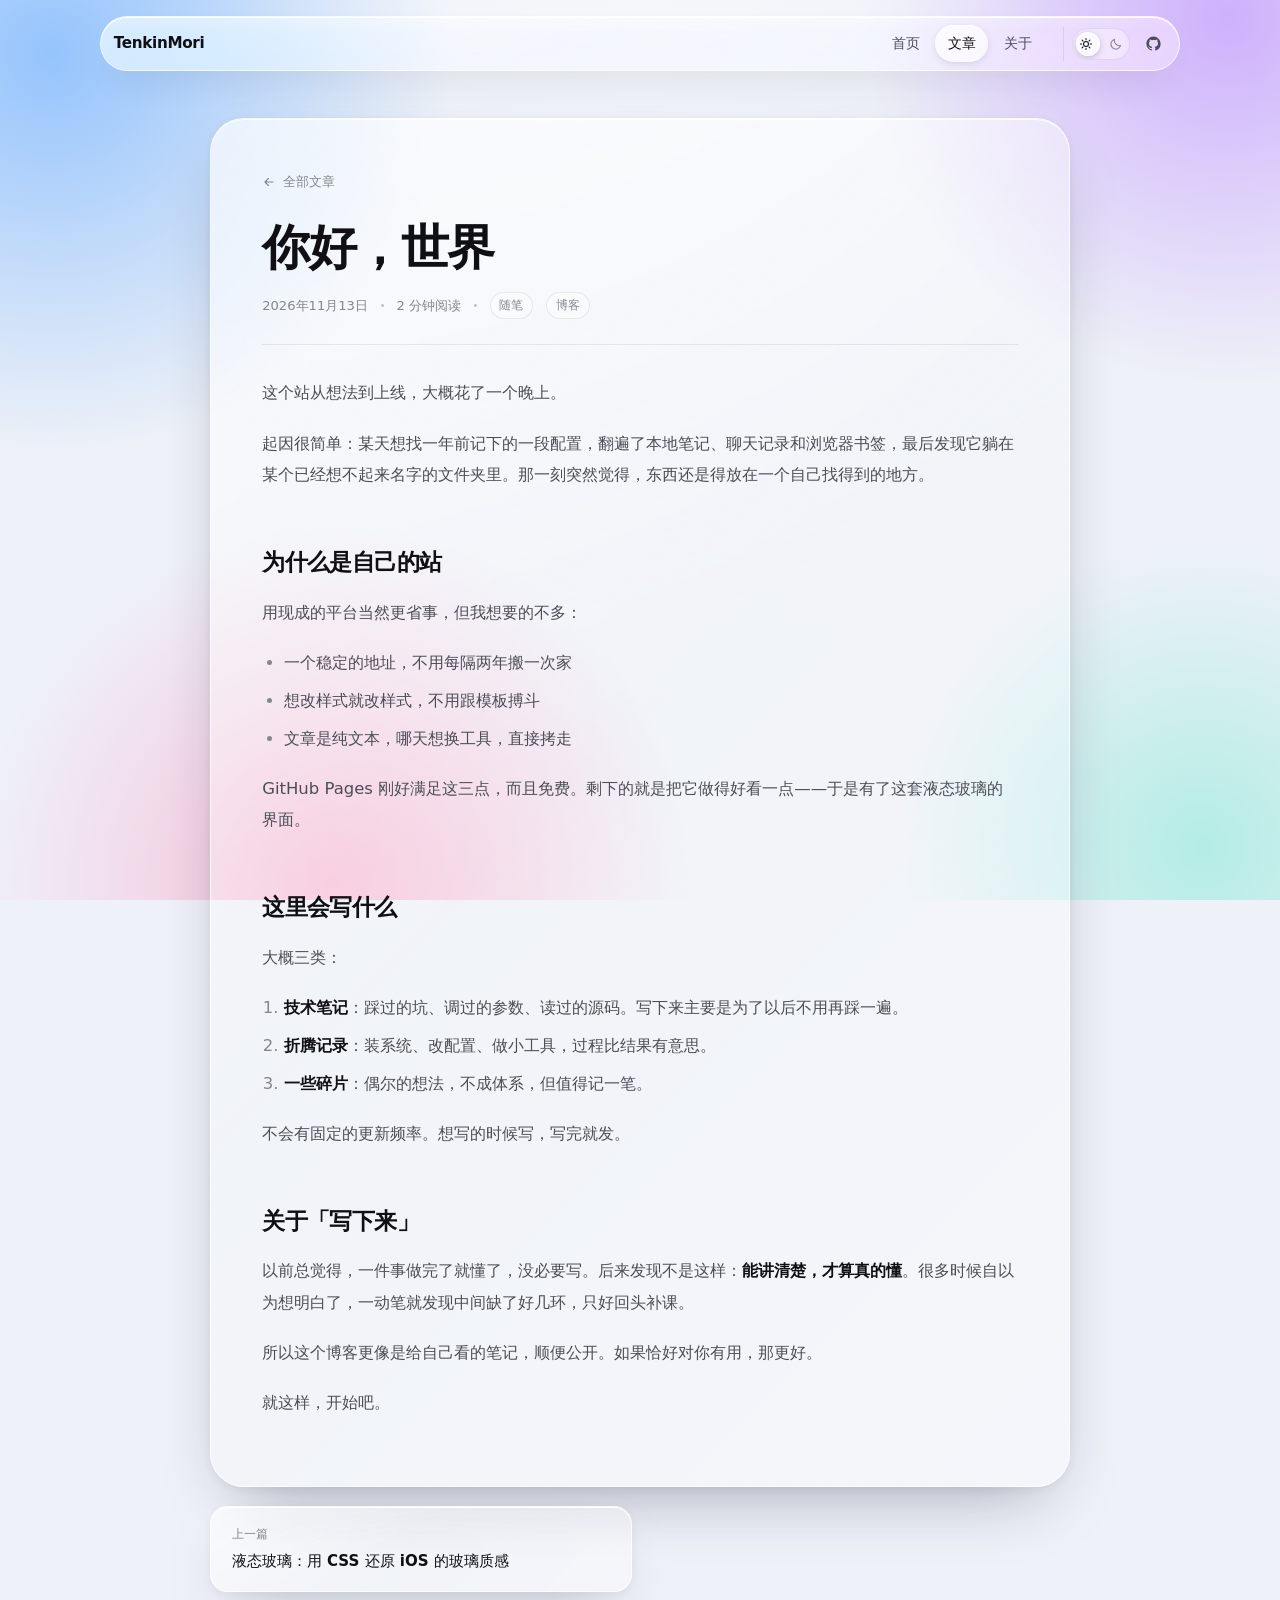
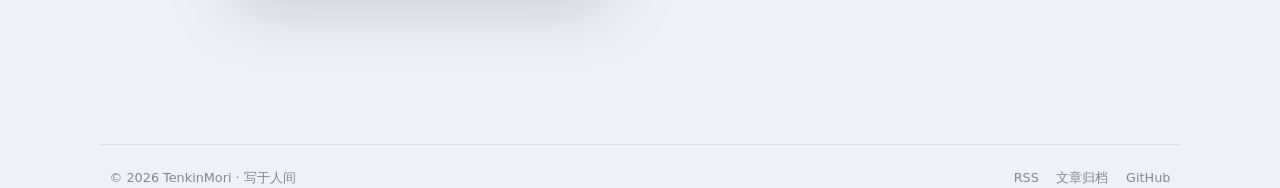
<file: posts/hello-world/index.html>
<!DOCTYPE html><html lang="zh-CN" class="no-js"><head><meta charset="utf-8"><meta name="viewport" content="width=device-width, initial-scale=1, viewport-fit=cover"><title>你好，世界 · TenkinMori</title><meta name="description" content="第一篇。说说为什么突然想搭一个自己的博客，以及这里以后会写些什么。"><meta name="generator" content="Astro v7.4.11"><link rel="canonical" href="https://tenkinmori.github.io/posts/hello-world/"><link rel="icon" type="image/png" href="/avatar.png"><link rel="apple-touch-icon" href="/avatar.png"><link rel="alternate" type="application/rss+xml" title="TenkinMori" href="/rss.xml"><link rel="sitemap" href="/sitemap-index.xml"><meta name="theme-color" content="#eef1f8" media="(prefers-color-scheme: light)"><meta name="theme-color" content="#050508" media="(prefers-color-scheme: dark)"><meta property="og:type" content="article"><meta property="og:site_name" content="TenkinMori"><meta property="og:title" content="你好，世界 · TenkinMori"><meta property="og:description" content="第一篇。说说为什么突然想搭一个自己的博客，以及这里以后会写些什么。"><meta property="og:url" content="https://tenkinmori.github.io/posts/hello-world/"><meta property="og:locale" content="zh_CN"><meta name="twitter:card" content="summary"><meta name="twitter:title" content="你好，世界 · TenkinMori"><meta name="twitter:description" content="第一篇。说说为什么突然想搭一个自己的博客，以及这里以后会写些什么。"><script>
      (() => {
        const root = document.documentElement;
        root.classList.remove('no-js');
        root.classList.add('js');
        let stored = null;
        try {
          stored = localStorage.getItem('theme');
        } catch {}
        const prefersDark = window.matchMedia('(prefers-color-scheme: dark)').matches;
        root.dataset.theme = stored === 'light' || stored === 'dark' ? stored : prefersDark ? 'dark' : 'light';
      })();
    </script><link rel="stylesheet" href="/_astro/BaseLayout.CCMdWpr2.css"><script type="module" src="/_astro/page.tougUCvb.js"></script></head><body><div class="ambient" aria-hidden="true"></div><a class="skip-link" href="#main">跳到正文</a><header class="site-header"><nav class="nav glass" aria-label="主导航"><a class="brand" href="/" aria-label="TenkinMori 首页"><span class="brand-name">TenkinMori</span></a><div class="nav-links"><a class="nav-link" href="/">首页</a><a class="nav-link active" href="/posts/" aria-current="page">文章</a><a class="nav-link" href="/about/">关于</a></div><div class="nav-actions"><button class="theme-toggle" type="button" aria-label="切换深浅色"><span class="thumb" aria-hidden="true"></span><svg class="sun" viewBox="0 0 24 24" fill="none" stroke="currentColor" stroke-width="1.8" stroke-linecap="round" aria-hidden="true"><circle cx="12" cy="12" r="4.2"></circle><path d="M12 2.5v2.2M12 19.3v2.2M2.5 12h2.2M19.3 12h2.2M5.3 5.3l1.6 1.6M17.1 17.1l1.6 1.6M18.7 5.3l-1.6 1.6M6.9 17.1l-1.6 1.6"></path></svg><svg class="moon" viewBox="0 0 24 24" fill="none" stroke="currentColor" stroke-width="1.8" stroke-linecap="round" stroke-linejoin="round" aria-hidden="true"><path d="M20 14.5A8.5 8.5 0 0 1 9.5 4a8.5 8.5 0 1 0 10.5 10.5Z"></path></svg></button><a class="icon-btn" href="https://github.com/TenkinMori" target="_blank" rel="noopener noreferrer" aria-label="GitHub"><svg viewBox="0 0 24 24" fill="currentColor" aria-hidden="true"><path d="M12 2C6.48 2 2 6.58 2 12.25c0 4.53 2.87 8.37 6.84 9.73.5.1.68-.22.68-.49l-.01-1.72c-2.78.62-3.37-1.37-3.37-1.37-.45-1.18-1.11-1.5-1.11-1.5-.91-.63.07-.62.07-.62 1 .07 1.53 1.06 1.53 1.06.9 1.57 2.36 1.12 2.94.86.09-.66.35-1.12.63-1.37-2.22-.26-4.56-1.14-4.56-5.07 0-1.12.39-2.03 1.03-2.75-.1-.26-.45-1.3.1-2.71 0 0 .84-.28 2.75 1.05a9.3 9.3 0 0 1 2.5-.34c.85 0 1.71.12 2.5.34 1.91-1.33 2.75-1.05 2.75-1.05.55 1.41.2 2.45.1 2.71.64.72 1.03 1.63 1.03 2.75 0 3.94-2.34 4.8-4.57 5.06.36.32.68.94.68 1.9l-.01 2.81c0 .27.18.6.69.49A10.26 10.26 0 0 0 22 12.25C22 6.58 17.52 2 12 2Z"></path></svg></a></div></nav></header><main id="main" class="page"><article class="post glass" data-reveal><a class="back-link" href="/posts/"><svg viewBox="0 0 24 24" width="14" height="14" fill="none" stroke="currentColor" stroke-width="2" stroke-linecap="round" stroke-linejoin="round" aria-hidden="true"><path d="M19 12H6M11 18l-6-6 6-6"></path></svg>全部文章</a><header class="post-head"><h1>你好，世界</h1><div class="post-meta"><time datetime="2026-11-13T00:00:00.000Z">2026年11月13日</time><span class="sep" aria-hidden="true"></span><span>2 分钟阅读</span><span class="sep" aria-hidden="true"></span><a class="tag" href="/tags/%E9%9A%8F%E7%AC%94/">随笔</a><a class="tag" href="/tags/%E5%8D%9A%E5%AE%A2/">博客</a></div></header><div class="prose"><p>这个站从想法到上线，大概花了一个晚上。</p>
<p>起因很简单：某天想找一年前记下的一段配置，翻遍了本地笔记、聊天记录和浏览器书签，最后发现它躺在某个已经想不起来名字的文件夹里。那一刻突然觉得，东西还是得放在一个自己找得到的地方。</p>
<h2 id="为什么是自己的站">为什么是自己的站</h2>
<p>用现成的平台当然更省事，但我想要的不多：</p>
<ul>
<li>一个稳定的地址，不用每隔两年搬一次家</li>
<li>想改样式就改样式，不用跟模板搏斗</li>
<li>文章是纯文本，哪天想换工具，直接拷走</li>
</ul>
<p>GitHub Pages 刚好满足这三点，而且免费。剩下的就是把它做得好看一点——于是有了这套液态玻璃的界面。</p>
<h2 id="这里会写什么">这里会写什么</h2>
<p>大概三类：</p>
<ol>
<li><strong>技术笔记</strong>：踩过的坑、调过的参数、读过的源码。写下来主要是为了以后不用再踩一遍。</li>
<li><strong>折腾记录</strong>：装系统、改配置、做小工具，过程比结果有意思。</li>
<li><strong>一些碎片</strong>：偶尔的想法，不成体系，但值得记一笔。</li>
</ol>
<p>不会有固定的更新频率。想写的时候写，写完就发。</p>
<h2 id="关于写下来">关于「写下来」</h2>
<p>以前总觉得，一件事做完了就懂了，没必要写。后来发现不是这样：<strong>能讲清楚，才算真的懂</strong>。很多时候自以为想明白了，一动笔就发现中间缺了好几环，只好回头补课。</p>
<p>所以这个博客更像是给自己看的笔记，顺便公开。如果恰好对你有用，那更好。</p>
<p>就这样，开始吧。</p>
</div></article><nav class="post-nav" aria-label="上下篇"><a class="glass" href="/posts/liquid-glass-css/"><span>上一篇</span><strong>液态玻璃：用 CSS 还原 iOS 的玻璃质感</strong></a><span></span></nav></main><footer class="footer"><span>© 2026 TenkinMori · 写于人间</span><span class="footer-links"><a href="/rss.xml">RSS</a><a href="/posts/">文章归档</a><a href="https://github.com/TenkinMori" target="_blank" rel="noopener noreferrer">GitHub</a></span></footer><script type="module">var e=document.documentElement,t=document.querySelector(`.theme-toggle`),n=window.matchMedia(`(prefers-color-scheme: dark)`),r=()=>{t&&t.setAttribute(`aria-label`,e.dataset.theme===`dark`?`切换到浅色模式`:`切换到深色模式`)};r(),t?.addEventListener(`click`,()=>{let t=e.dataset.theme===`dark`?`light`:`dark`;e.dataset.theme=t;try{localStorage.setItem(`theme`,t)}catch{}r()}),n.addEventListener(`change`,t=>{let n=null;try{n=localStorage.getItem(`theme`)}catch{}n||(e.dataset.theme=t.matches?`dark`:`light`,r())}),window.matchMedia(`(hover: hover) and (pointer: fine)`).matches&&document.querySelectorAll(`.glass`).forEach(e=>{let t=0,n=0,r=0,i=()=>{t=0,e.style.setProperty(`--gx`,`${n}px`),e.style.setProperty(`--gy`,`${r}px`)},a=a=>{let o=e.getBoundingClientRect();n=a.clientX-o.left,r=a.clientY-o.top,t||=requestAnimationFrame(i)};e.addEventListener(`pointerenter`,a,{passive:!0}),e.addEventListener(`pointermove`,a,{passive:!0})});var i=document.querySelectorAll(`[data-reveal]`);if(`IntersectionObserver`in window){let e=new IntersectionObserver(t=>{for(let n of t)n.isIntersecting&&(n.target.classList.add(`is-visible`),e.unobserve(n.target))},{rootMargin:`0px 0px -8% 0px`,threshold:.08});i.forEach(t=>e.observe(t))}else i.forEach(e=>e.classList.add(`is-visible`));var a=document.querySelector(`.deck`);if(a){let e=Array.from(a.querySelectorAll(`.panel`)),t=0,n=!1,r=0,i=0,o=0,s=t=>Math.max(0,Math.min(e.length-1,t)),c=()=>{let n=window.scrollY+window.innerHeight/2,r=0;e.forEach((e,t)=>{e.offsetTop<=n&&(r=t)}),t=r},l=e=>{let t=window.scrollY,i=e-t;if(Math.abs(i)<1)return;let a=performance.now();n=!0,document.documentElement.classList.add(`is-animating`);let o=e=>1-(1-e)**4,s=e=>{let l=Math.min(1,(e-a)/480);window.scrollTo({top:t+i*o(l),behavior:`instant`}),l<1?requestAnimationFrame(s):(n=!1,r=performance.now(),document.documentElement.classList.remove(`is-animating`),c())};requestAnimationFrame(s)},u=n=>{let r=s(n);r!==t&&(t=r,l(e[r].offsetTop))};window.addEventListener(`wheel`,e=>{if(!e.ctrlKey&&(e.preventDefault(),!(n||performance.now()-r<140)&&(i+=e.deltaY,window.clearTimeout(o),o=window.setTimeout(()=>{i=0},160),Math.abs(i)>30))){let e=i>0?1:-1;i=0,u(t+e)}},{passive:!1}),window.addEventListener(`keydown`,n=>{if(n.defaultPrevented||n.metaKey||n.ctrlKey||n.altKey)return;let r=document.activeElement?.tagName;r!==`INPUT`&&r!==`TEXTAREA`&&(n.key===`ArrowDown`||n.key===`PageDown`||n.key===` `?(n.preventDefault(),u(t+1)):n.key===`ArrowUp`||n.key===`PageUp`?(n.preventDefault(),u(t-1)):n.key===`Home`?(n.preventDefault(),u(0)):n.key===`End`&&(n.preventDefault(),u(e.length-1)))});let d=document.querySelector(`.page-rail-thumb`),f=0,p=()=>{if(f=0,!d?.parentElement)return;let e=document.documentElement,t=e.scrollHeight-window.innerHeight,n=t>0?Math.min(1,Math.max(0,window.scrollY/t)):0,r=d.parentElement.clientHeight,i=Math.max(28,Math.round(r*(window.innerHeight/e.scrollHeight)));d.style.height=`${i}px`,d.style.transform=`translateY(${(r-i)*n}px)`},m=()=>{f||=requestAnimationFrame(p)};window.addEventListener(`scroll`,()=>{n||c(),m()},{passive:!0}),window.addEventListener(`resize`,m),c(),m()}var o=document.querySelector(`.panel--pattern`);o&&`IntersectionObserver`in window&&new IntersectionObserver(e=>{for(let t of e)o.classList.toggle(`is-paused`,!t.isIntersecting)},{threshold:.02}).observe(o);</script></body></html>
</file>
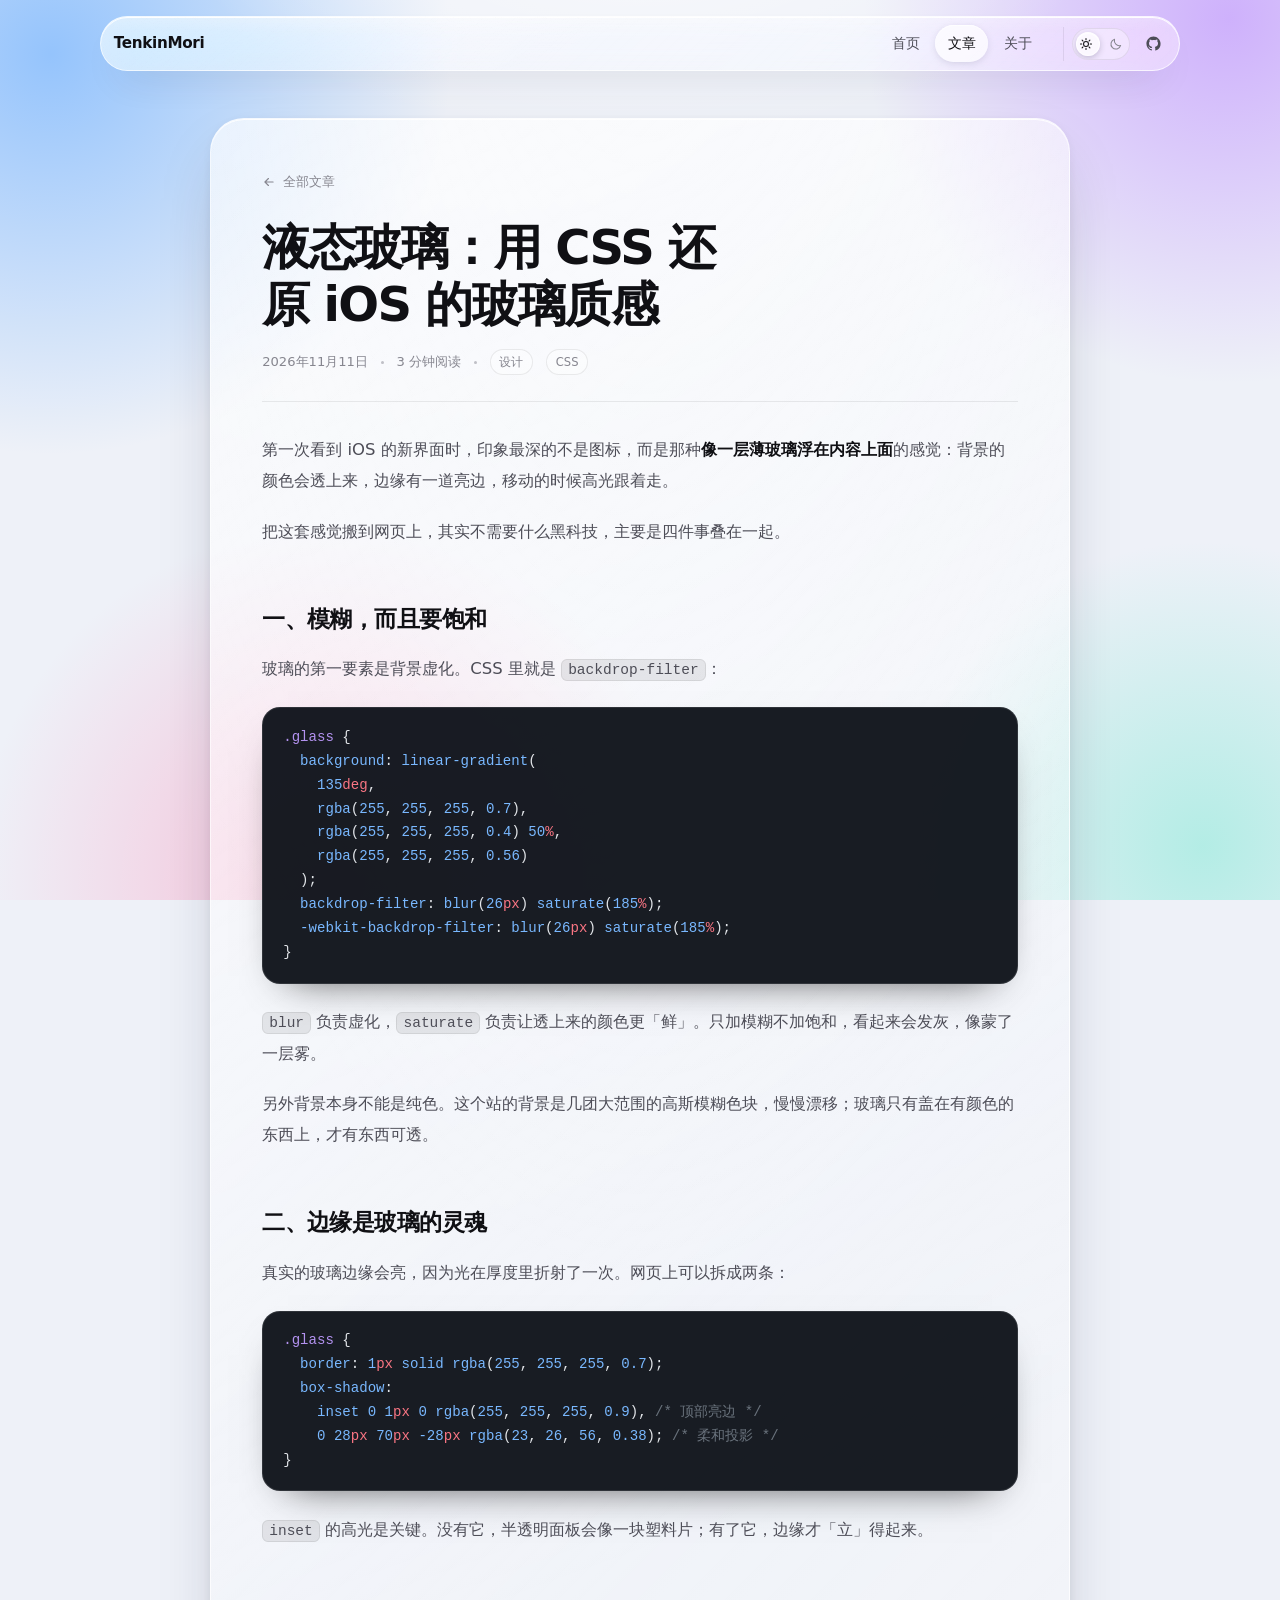
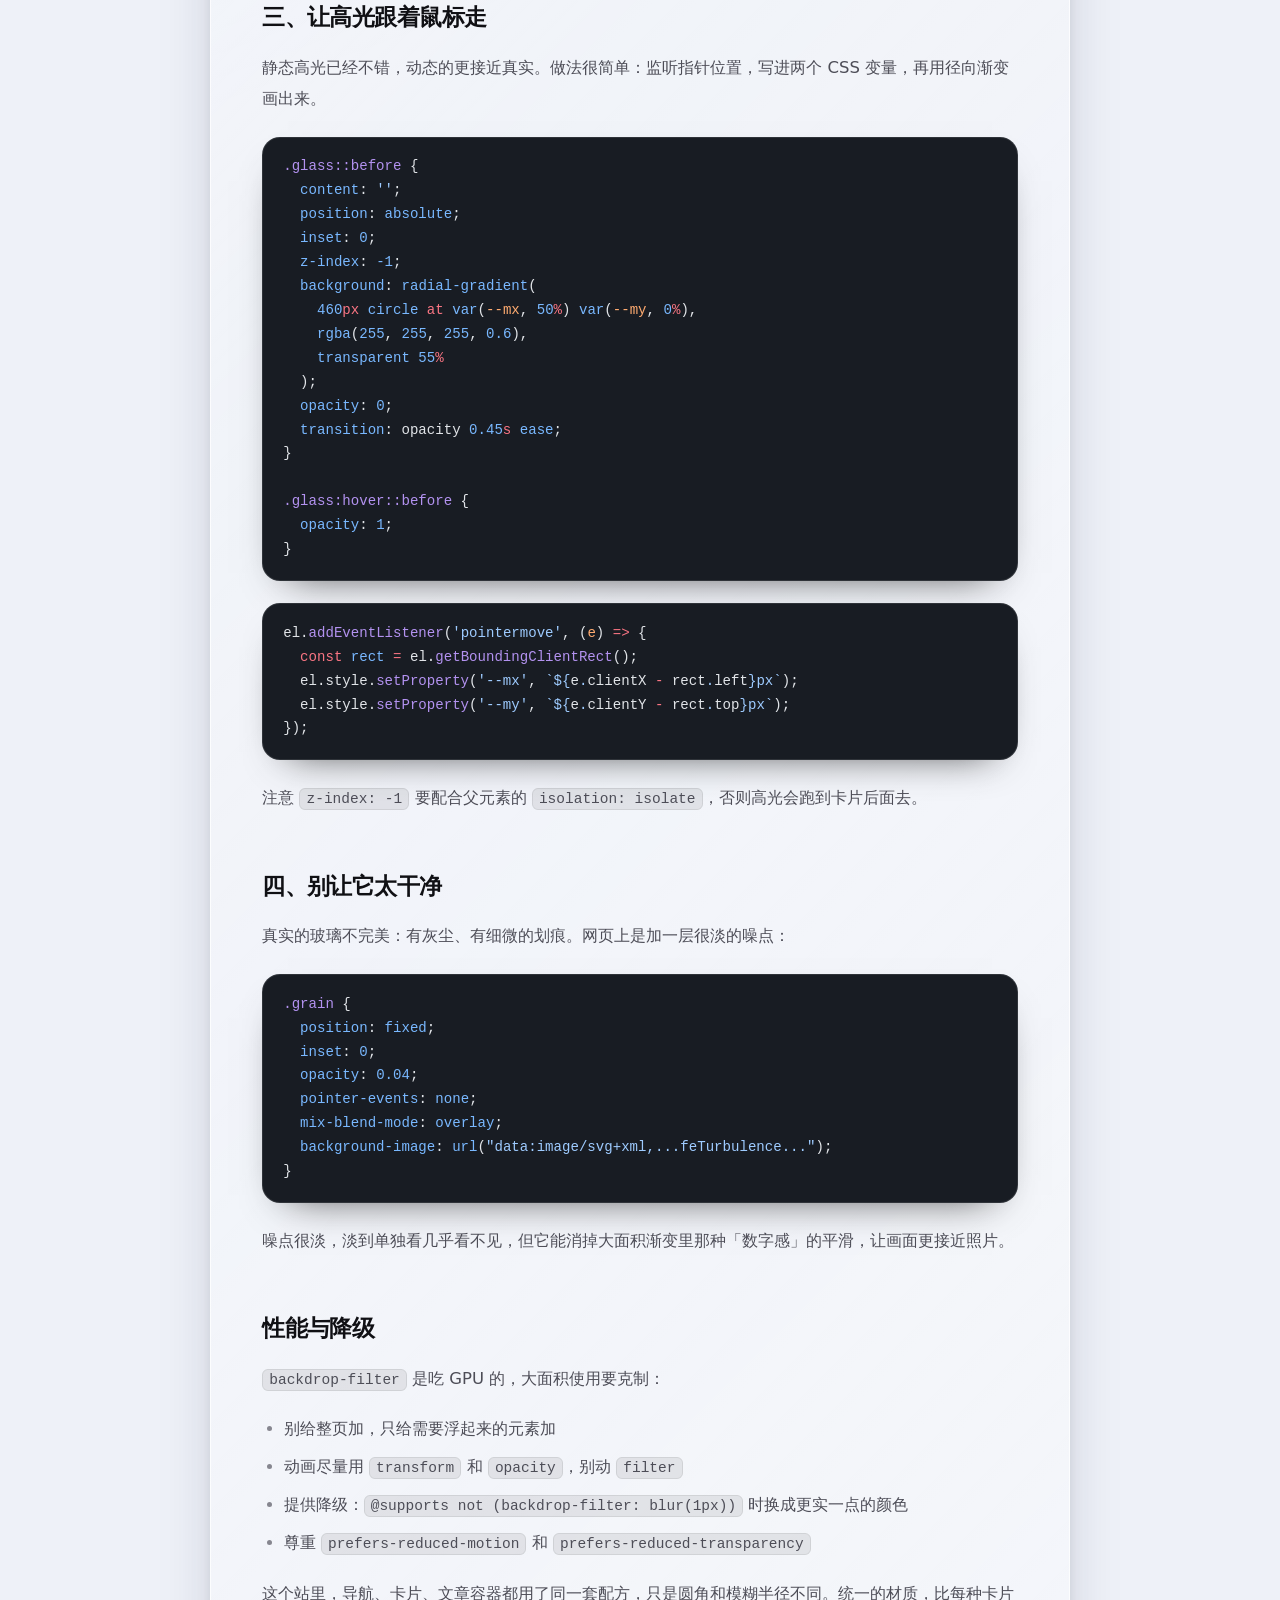
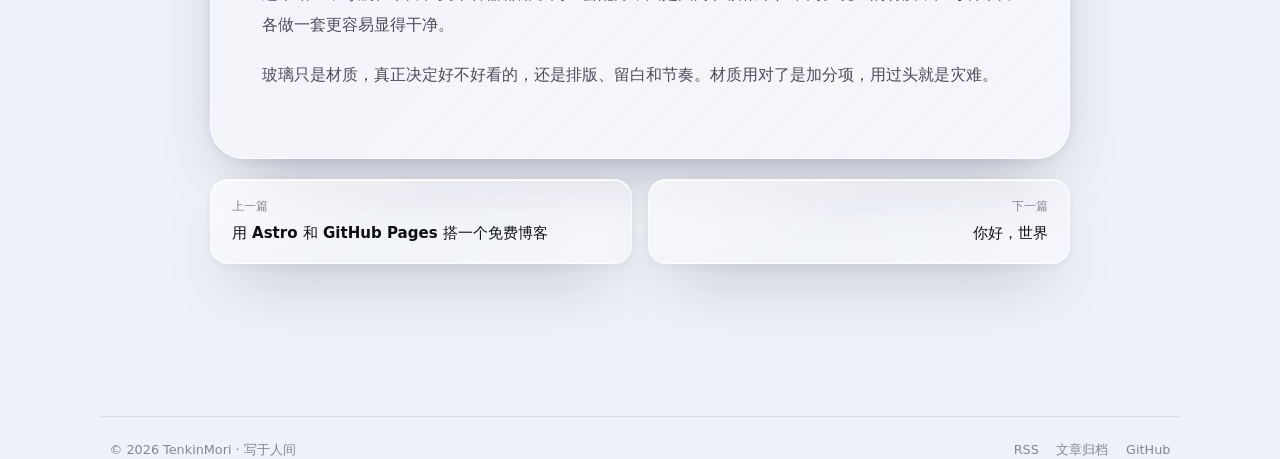
<file: posts/liquid-glass-css/index.html>
<!DOCTYPE html><html lang="zh-CN" class="no-js"><head><meta charset="utf-8"><meta name="viewport" content="width=device-width, initial-scale=1, viewport-fit=cover"><title>液态玻璃：用 CSS 还原 iOS 的玻璃质感 · TenkinMori</title><meta name="description" content="半透明、折射、边缘高光——拆解液态玻璃的视觉要素，并给出可以直接用的 CSS 写法。"><meta name="generator" content="Astro v7.4.11"><link rel="canonical" href="https://tenkinmori.github.io/posts/liquid-glass-css/"><link rel="icon" type="image/png" href="/avatar.png"><link rel="apple-touch-icon" href="/avatar.png"><link rel="alternate" type="application/rss+xml" title="TenkinMori" href="/rss.xml"><link rel="sitemap" href="/sitemap-index.xml"><meta name="theme-color" content="#eef1f8" media="(prefers-color-scheme: light)"><meta name="theme-color" content="#050508" media="(prefers-color-scheme: dark)"><meta property="og:type" content="article"><meta property="og:site_name" content="TenkinMori"><meta property="og:title" content="液态玻璃：用 CSS 还原 iOS 的玻璃质感 · TenkinMori"><meta property="og:description" content="半透明、折射、边缘高光——拆解液态玻璃的视觉要素，并给出可以直接用的 CSS 写法。"><meta property="og:url" content="https://tenkinmori.github.io/posts/liquid-glass-css/"><meta property="og:locale" content="zh_CN"><meta name="twitter:card" content="summary"><meta name="twitter:title" content="液态玻璃：用 CSS 还原 iOS 的玻璃质感 · TenkinMori"><meta name="twitter:description" content="半透明、折射、边缘高光——拆解液态玻璃的视觉要素，并给出可以直接用的 CSS 写法。"><script>
      (() => {
        const root = document.documentElement;
        root.classList.remove('no-js');
        root.classList.add('js');
        let stored = null;
        try {
          stored = localStorage.getItem('theme');
        } catch {}
        const prefersDark = window.matchMedia('(prefers-color-scheme: dark)').matches;
        root.dataset.theme = stored === 'light' || stored === 'dark' ? stored : prefersDark ? 'dark' : 'light';
      })();
    </script><link rel="stylesheet" href="/_astro/BaseLayout.CCMdWpr2.css"><script type="module" src="/_astro/page.tougUCvb.js"></script></head><body><div class="ambient" aria-hidden="true"></div><a class="skip-link" href="#main">跳到正文</a><header class="site-header"><nav class="nav glass" aria-label="主导航"><a class="brand" href="/" aria-label="TenkinMori 首页"><span class="brand-name">TenkinMori</span></a><div class="nav-links"><a class="nav-link" href="/">首页</a><a class="nav-link active" href="/posts/" aria-current="page">文章</a><a class="nav-link" href="/about/">关于</a></div><div class="nav-actions"><button class="theme-toggle" type="button" aria-label="切换深浅色"><span class="thumb" aria-hidden="true"></span><svg class="sun" viewBox="0 0 24 24" fill="none" stroke="currentColor" stroke-width="1.8" stroke-linecap="round" aria-hidden="true"><circle cx="12" cy="12" r="4.2"></circle><path d="M12 2.5v2.2M12 19.3v2.2M2.5 12h2.2M19.3 12h2.2M5.3 5.3l1.6 1.6M17.1 17.1l1.6 1.6M18.7 5.3l-1.6 1.6M6.9 17.1l-1.6 1.6"></path></svg><svg class="moon" viewBox="0 0 24 24" fill="none" stroke="currentColor" stroke-width="1.8" stroke-linecap="round" stroke-linejoin="round" aria-hidden="true"><path d="M20 14.5A8.5 8.5 0 0 1 9.5 4a8.5 8.5 0 1 0 10.5 10.5Z"></path></svg></button><a class="icon-btn" href="https://github.com/TenkinMori" target="_blank" rel="noopener noreferrer" aria-label="GitHub"><svg viewBox="0 0 24 24" fill="currentColor" aria-hidden="true"><path d="M12 2C6.48 2 2 6.58 2 12.25c0 4.53 2.87 8.37 6.84 9.73.5.1.68-.22.68-.49l-.01-1.72c-2.78.62-3.37-1.37-3.37-1.37-.45-1.18-1.11-1.5-1.11-1.5-.91-.63.07-.62.07-.62 1 .07 1.53 1.06 1.53 1.06.9 1.57 2.36 1.12 2.94.86.09-.66.35-1.12.63-1.37-2.22-.26-4.56-1.14-4.56-5.07 0-1.12.39-2.03 1.03-2.75-.1-.26-.45-1.3.1-2.71 0 0 .84-.28 2.75 1.05a9.3 9.3 0 0 1 2.5-.34c.85 0 1.71.12 2.5.34 1.91-1.33 2.75-1.05 2.75-1.05.55 1.41.2 2.45.1 2.71.64.72 1.03 1.63 1.03 2.75 0 3.94-2.34 4.8-4.57 5.06.36.32.68.94.68 1.9l-.01 2.81c0 .27.18.6.69.49A10.26 10.26 0 0 0 22 12.25C22 6.58 17.52 2 12 2Z"></path></svg></a></div></nav></header><main id="main" class="page"><article class="post glass" data-reveal><a class="back-link" href="/posts/"><svg viewBox="0 0 24 24" width="14" height="14" fill="none" stroke="currentColor" stroke-width="2" stroke-linecap="round" stroke-linejoin="round" aria-hidden="true"><path d="M19 12H6M11 18l-6-6 6-6"></path></svg>全部文章</a><header class="post-head"><h1>液态玻璃：用 CSS 还原 iOS 的玻璃质感</h1><div class="post-meta"><time datetime="2026-11-11T00:00:00.000Z">2026年11月11日</time><span class="sep" aria-hidden="true"></span><span>3 分钟阅读</span><span class="sep" aria-hidden="true"></span><a class="tag" href="/tags/%E8%AE%BE%E8%AE%A1/">设计</a><a class="tag" href="/tags/CSS/">CSS</a></div></header><div class="prose"><p>第一次看到 iOS 的新界面时，印象最深的不是图标，而是那种<strong>像一层薄玻璃浮在内容上面</strong>的感觉：背景的颜色会透上来，边缘有一道亮边，移动的时候高光跟着走。</p>
<p>把这套感觉搬到网页上，其实不需要什么黑科技，主要是四件事叠在一起。</p>
<h2 id="一模糊而且要饱和">一、模糊，而且要饱和</h2>
<p>玻璃的第一要素是背景虚化。CSS 里就是 <code>backdrop-filter</code>：</p>
<pre class="astro-code github-dark" style="background-color:#24292e;color:#e1e4e8; overflow-x: auto;" tabindex="0" data-language="css"><code><span class="line"><span style="color:#B392F0">.glass</span><span style="color:#E1E4E8"> {</span></span>
<span class="line"><span style="color:#79B8FF">  background</span><span style="color:#E1E4E8">: </span><span style="color:#79B8FF">linear-gradient</span><span style="color:#E1E4E8">(</span></span>
<span class="line"><span style="color:#79B8FF">    135</span><span style="color:#F97583">deg</span><span style="color:#E1E4E8">,</span></span>
<span class="line"><span style="color:#79B8FF">    rgba</span><span style="color:#E1E4E8">(</span><span style="color:#79B8FF">255</span><span style="color:#E1E4E8">, </span><span style="color:#79B8FF">255</span><span style="color:#E1E4E8">, </span><span style="color:#79B8FF">255</span><span style="color:#E1E4E8">, </span><span style="color:#79B8FF">0.7</span><span style="color:#E1E4E8">),</span></span>
<span class="line"><span style="color:#79B8FF">    rgba</span><span style="color:#E1E4E8">(</span><span style="color:#79B8FF">255</span><span style="color:#E1E4E8">, </span><span style="color:#79B8FF">255</span><span style="color:#E1E4E8">, </span><span style="color:#79B8FF">255</span><span style="color:#E1E4E8">, </span><span style="color:#79B8FF">0.4</span><span style="color:#E1E4E8">) </span><span style="color:#79B8FF">50</span><span style="color:#F97583">%</span><span style="color:#E1E4E8">,</span></span>
<span class="line"><span style="color:#79B8FF">    rgba</span><span style="color:#E1E4E8">(</span><span style="color:#79B8FF">255</span><span style="color:#E1E4E8">, </span><span style="color:#79B8FF">255</span><span style="color:#E1E4E8">, </span><span style="color:#79B8FF">255</span><span style="color:#E1E4E8">, </span><span style="color:#79B8FF">0.56</span><span style="color:#E1E4E8">)</span></span>
<span class="line"><span style="color:#E1E4E8">  );</span></span>
<span class="line"><span style="color:#79B8FF">  backdrop-filter</span><span style="color:#E1E4E8">: </span><span style="color:#79B8FF">blur</span><span style="color:#E1E4E8">(</span><span style="color:#79B8FF">26</span><span style="color:#F97583">px</span><span style="color:#E1E4E8">) </span><span style="color:#79B8FF">saturate</span><span style="color:#E1E4E8">(</span><span style="color:#79B8FF">185</span><span style="color:#F97583">%</span><span style="color:#E1E4E8">);</span></span>
<span class="line"><span style="color:#79B8FF">  -webkit-backdrop-filter</span><span style="color:#E1E4E8">: </span><span style="color:#79B8FF">blur</span><span style="color:#E1E4E8">(</span><span style="color:#79B8FF">26</span><span style="color:#F97583">px</span><span style="color:#E1E4E8">) </span><span style="color:#79B8FF">saturate</span><span style="color:#E1E4E8">(</span><span style="color:#79B8FF">185</span><span style="color:#F97583">%</span><span style="color:#E1E4E8">);</span></span>
<span class="line"><span style="color:#E1E4E8">}</span></span></code></pre>
<p><code>blur</code> 负责虚化，<code>saturate</code> 负责让透上来的颜色更「鲜」。只加模糊不加饱和，看起来会发灰，像蒙了一层雾。</p>
<p>另外背景本身不能是纯色。这个站的背景是几团大范围的高斯模糊色块，慢慢漂移；玻璃只有盖在有颜色的东西上，才有东西可透。</p>
<h2 id="二边缘是玻璃的灵魂">二、边缘是玻璃的灵魂</h2>
<p>真实的玻璃边缘会亮，因为光在厚度里折射了一次。网页上可以拆成两条：</p>
<pre class="astro-code github-dark" style="background-color:#24292e;color:#e1e4e8; overflow-x: auto;" tabindex="0" data-language="css"><code><span class="line"><span style="color:#B392F0">.glass</span><span style="color:#E1E4E8"> {</span></span>
<span class="line"><span style="color:#79B8FF">  border</span><span style="color:#E1E4E8">: </span><span style="color:#79B8FF">1</span><span style="color:#F97583">px</span><span style="color:#79B8FF"> solid</span><span style="color:#79B8FF"> rgba</span><span style="color:#E1E4E8">(</span><span style="color:#79B8FF">255</span><span style="color:#E1E4E8">, </span><span style="color:#79B8FF">255</span><span style="color:#E1E4E8">, </span><span style="color:#79B8FF">255</span><span style="color:#E1E4E8">, </span><span style="color:#79B8FF">0.7</span><span style="color:#E1E4E8">);</span></span>
<span class="line"><span style="color:#79B8FF">  box-shadow</span><span style="color:#E1E4E8">:</span></span>
<span class="line"><span style="color:#79B8FF">    inset</span><span style="color:#79B8FF"> 0</span><span style="color:#79B8FF"> 1</span><span style="color:#F97583">px</span><span style="color:#79B8FF"> 0</span><span style="color:#79B8FF"> rgba</span><span style="color:#E1E4E8">(</span><span style="color:#79B8FF">255</span><span style="color:#E1E4E8">, </span><span style="color:#79B8FF">255</span><span style="color:#E1E4E8">, </span><span style="color:#79B8FF">255</span><span style="color:#E1E4E8">, </span><span style="color:#79B8FF">0.9</span><span style="color:#E1E4E8">), </span><span style="color:#6A737D">/* 顶部亮边 */</span></span>
<span class="line"><span style="color:#79B8FF">    0</span><span style="color:#79B8FF"> 28</span><span style="color:#F97583">px</span><span style="color:#79B8FF"> 70</span><span style="color:#F97583">px</span><span style="color:#79B8FF"> -28</span><span style="color:#F97583">px</span><span style="color:#79B8FF"> rgba</span><span style="color:#E1E4E8">(</span><span style="color:#79B8FF">23</span><span style="color:#E1E4E8">, </span><span style="color:#79B8FF">26</span><span style="color:#E1E4E8">, </span><span style="color:#79B8FF">56</span><span style="color:#E1E4E8">, </span><span style="color:#79B8FF">0.38</span><span style="color:#E1E4E8">); </span><span style="color:#6A737D">/* 柔和投影 */</span></span>
<span class="line"><span style="color:#E1E4E8">}</span></span></code></pre>
<p><code>inset</code> 的高光是关键。没有它，半透明面板会像一块塑料片；有了它，边缘才「立」得起来。</p>
<h2 id="三让高光跟着鼠标走">三、让高光跟着鼠标走</h2>
<p>静态高光已经不错，动态的更接近真实。做法很简单：监听指针位置，写进两个 CSS 变量，再用径向渐变画出来。</p>
<pre class="astro-code github-dark" style="background-color:#24292e;color:#e1e4e8; overflow-x: auto;" tabindex="0" data-language="css"><code><span class="line"><span style="color:#B392F0">.glass::before</span><span style="color:#E1E4E8"> {</span></span>
<span class="line"><span style="color:#79B8FF">  content</span><span style="color:#E1E4E8">: </span><span style="color:#9ECBFF">''</span><span style="color:#E1E4E8">;</span></span>
<span class="line"><span style="color:#79B8FF">  position</span><span style="color:#E1E4E8">: </span><span style="color:#79B8FF">absolute</span><span style="color:#E1E4E8">;</span></span>
<span class="line"><span style="color:#79B8FF">  inset</span><span style="color:#E1E4E8">: </span><span style="color:#79B8FF">0</span><span style="color:#E1E4E8">;</span></span>
<span class="line"><span style="color:#79B8FF">  z-index</span><span style="color:#E1E4E8">: </span><span style="color:#79B8FF">-1</span><span style="color:#E1E4E8">;</span></span>
<span class="line"><span style="color:#79B8FF">  background</span><span style="color:#E1E4E8">: </span><span style="color:#79B8FF">radial-gradient</span><span style="color:#E1E4E8">(</span></span>
<span class="line"><span style="color:#79B8FF">    460</span><span style="color:#F97583">px</span><span style="color:#79B8FF"> circle</span><span style="color:#F97583"> at</span><span style="color:#79B8FF"> var</span><span style="color:#E1E4E8">(</span><span style="color:#FFAB70">--mx</span><span style="color:#E1E4E8">, </span><span style="color:#79B8FF">50</span><span style="color:#F97583">%</span><span style="color:#E1E4E8">) </span><span style="color:#79B8FF">var</span><span style="color:#E1E4E8">(</span><span style="color:#FFAB70">--my</span><span style="color:#E1E4E8">, </span><span style="color:#79B8FF">0</span><span style="color:#F97583">%</span><span style="color:#E1E4E8">),</span></span>
<span class="line"><span style="color:#79B8FF">    rgba</span><span style="color:#E1E4E8">(</span><span style="color:#79B8FF">255</span><span style="color:#E1E4E8">, </span><span style="color:#79B8FF">255</span><span style="color:#E1E4E8">, </span><span style="color:#79B8FF">255</span><span style="color:#E1E4E8">, </span><span style="color:#79B8FF">0.6</span><span style="color:#E1E4E8">),</span></span>
<span class="line"><span style="color:#79B8FF">    transparent</span><span style="color:#79B8FF"> 55</span><span style="color:#F97583">%</span></span>
<span class="line"><span style="color:#E1E4E8">  );</span></span>
<span class="line"><span style="color:#79B8FF">  opacity</span><span style="color:#E1E4E8">: </span><span style="color:#79B8FF">0</span><span style="color:#E1E4E8">;</span></span>
<span class="line"><span style="color:#79B8FF">  transition</span><span style="color:#E1E4E8">: opacity </span><span style="color:#79B8FF">0.45</span><span style="color:#F97583">s</span><span style="color:#79B8FF"> ease</span><span style="color:#E1E4E8">;</span></span>
<span class="line"><span style="color:#E1E4E8">}</span></span>
<span class="line"></span>
<span class="line"><span style="color:#B392F0">.glass:hover::before</span><span style="color:#E1E4E8"> {</span></span>
<span class="line"><span style="color:#79B8FF">  opacity</span><span style="color:#E1E4E8">: </span><span style="color:#79B8FF">1</span><span style="color:#E1E4E8">;</span></span>
<span class="line"><span style="color:#E1E4E8">}</span></span></code></pre>
<pre class="astro-code github-dark" style="background-color:#24292e;color:#e1e4e8; overflow-x: auto;" tabindex="0" data-language="js"><code><span class="line"><span style="color:#E1E4E8">el.</span><span style="color:#B392F0">addEventListener</span><span style="color:#E1E4E8">(</span><span style="color:#9ECBFF">'pointermove'</span><span style="color:#E1E4E8">, (</span><span style="color:#FFAB70">e</span><span style="color:#E1E4E8">) </span><span style="color:#F97583">=&gt;</span><span style="color:#E1E4E8"> {</span></span>
<span class="line"><span style="color:#F97583">  const</span><span style="color:#79B8FF"> rect</span><span style="color:#F97583"> =</span><span style="color:#E1E4E8"> el.</span><span style="color:#B392F0">getBoundingClientRect</span><span style="color:#E1E4E8">();</span></span>
<span class="line"><span style="color:#E1E4E8">  el.style.</span><span style="color:#B392F0">setProperty</span><span style="color:#E1E4E8">(</span><span style="color:#9ECBFF">'--mx'</span><span style="color:#E1E4E8">, </span><span style="color:#9ECBFF">`${</span><span style="color:#E1E4E8">e</span><span style="color:#9ECBFF">.</span><span style="color:#E1E4E8">clientX</span><span style="color:#F97583"> -</span><span style="color:#E1E4E8"> rect</span><span style="color:#9ECBFF">.</span><span style="color:#E1E4E8">left</span><span style="color:#9ECBFF">}px`</span><span style="color:#E1E4E8">);</span></span>
<span class="line"><span style="color:#E1E4E8">  el.style.</span><span style="color:#B392F0">setProperty</span><span style="color:#E1E4E8">(</span><span style="color:#9ECBFF">'--my'</span><span style="color:#E1E4E8">, </span><span style="color:#9ECBFF">`${</span><span style="color:#E1E4E8">e</span><span style="color:#9ECBFF">.</span><span style="color:#E1E4E8">clientY</span><span style="color:#F97583"> -</span><span style="color:#E1E4E8"> rect</span><span style="color:#9ECBFF">.</span><span style="color:#E1E4E8">top</span><span style="color:#9ECBFF">}px`</span><span style="color:#E1E4E8">);</span></span>
<span class="line"><span style="color:#E1E4E8">});</span></span></code></pre>
<p>注意 <code>z-index: -1</code> 要配合父元素的 <code>isolation: isolate</code>，否则高光会跑到卡片后面去。</p>
<h2 id="四别让它太干净">四、别让它太干净</h2>
<p>真实的玻璃不完美：有灰尘、有细微的划痕。网页上是加一层很淡的噪点：</p>
<pre class="astro-code github-dark" style="background-color:#24292e;color:#e1e4e8; overflow-x: auto;" tabindex="0" data-language="css"><code><span class="line"><span style="color:#B392F0">.grain</span><span style="color:#E1E4E8"> {</span></span>
<span class="line"><span style="color:#79B8FF">  position</span><span style="color:#E1E4E8">: </span><span style="color:#79B8FF">fixed</span><span style="color:#E1E4E8">;</span></span>
<span class="line"><span style="color:#79B8FF">  inset</span><span style="color:#E1E4E8">: </span><span style="color:#79B8FF">0</span><span style="color:#E1E4E8">;</span></span>
<span class="line"><span style="color:#79B8FF">  opacity</span><span style="color:#E1E4E8">: </span><span style="color:#79B8FF">0.04</span><span style="color:#E1E4E8">;</span></span>
<span class="line"><span style="color:#79B8FF">  pointer-events</span><span style="color:#E1E4E8">: </span><span style="color:#79B8FF">none</span><span style="color:#E1E4E8">;</span></span>
<span class="line"><span style="color:#79B8FF">  mix-blend-mode</span><span style="color:#E1E4E8">: </span><span style="color:#79B8FF">overlay</span><span style="color:#E1E4E8">;</span></span>
<span class="line"><span style="color:#79B8FF">  background-image</span><span style="color:#E1E4E8">: </span><span style="color:#79B8FF">url</span><span style="color:#E1E4E8">(</span><span style="color:#9ECBFF">"data:image/svg+xml,...feTurbulence..."</span><span style="color:#E1E4E8">);</span></span>
<span class="line"><span style="color:#E1E4E8">}</span></span></code></pre>
<p>噪点很淡，淡到单独看几乎看不见，但它能消掉大面积渐变里那种「数字感」的平滑，让画面更接近照片。</p>
<h2 id="性能与降级">性能与降级</h2>
<p><code>backdrop-filter</code> 是吃 GPU 的，大面积使用要克制：</p>
<ul>
<li>别给整页加，只给需要浮起来的元素加</li>
<li>动画尽量用 <code>transform</code> 和 <code>opacity</code>，别动 <code>filter</code></li>
<li>提供降级：<code>@supports not (backdrop-filter: blur(1px))</code> 时换成更实一点的颜色</li>
<li>尊重 <code>prefers-reduced-motion</code> 和 <code>prefers-reduced-transparency</code></li>
</ul>
<p>这个站里，导航、卡片、文章容器都用了同一套配方，只是圆角和模糊半径不同。统一的材质，比每种卡片各做一套更容易显得干净。</p>
<p>玻璃只是材质，真正决定好不好看的，还是排版、留白和节奏。材质用对了是加分项，用过头就是灾难。</p>
</div></article><nav class="post-nav" aria-label="上下篇"><a class="glass" href="/posts/astro-github-pages/"><span>上一篇</span><strong>用 Astro 和 GitHub Pages 搭一个免费博客</strong></a><a class="glass next" href="/posts/hello-world/"><span>下一篇</span><strong>你好，世界</strong></a></nav></main><footer class="footer"><span>© 2026 TenkinMori · 写于人间</span><span class="footer-links"><a href="/rss.xml">RSS</a><a href="/posts/">文章归档</a><a href="https://github.com/TenkinMori" target="_blank" rel="noopener noreferrer">GitHub</a></span></footer><script type="module">var e=document.documentElement,t=document.querySelector(`.theme-toggle`),n=window.matchMedia(`(prefers-color-scheme: dark)`),r=()=>{t&&t.setAttribute(`aria-label`,e.dataset.theme===`dark`?`切换到浅色模式`:`切换到深色模式`)};r(),t?.addEventListener(`click`,()=>{let t=e.dataset.theme===`dark`?`light`:`dark`;e.dataset.theme=t;try{localStorage.setItem(`theme`,t)}catch{}r()}),n.addEventListener(`change`,t=>{let n=null;try{n=localStorage.getItem(`theme`)}catch{}n||(e.dataset.theme=t.matches?`dark`:`light`,r())}),window.matchMedia(`(hover: hover) and (pointer: fine)`).matches&&document.querySelectorAll(`.glass`).forEach(e=>{let t=0,n=0,r=0,i=()=>{t=0,e.style.setProperty(`--gx`,`${n}px`),e.style.setProperty(`--gy`,`${r}px`)},a=a=>{let o=e.getBoundingClientRect();n=a.clientX-o.left,r=a.clientY-o.top,t||=requestAnimationFrame(i)};e.addEventListener(`pointerenter`,a,{passive:!0}),e.addEventListener(`pointermove`,a,{passive:!0})});var i=document.querySelectorAll(`[data-reveal]`);if(`IntersectionObserver`in window){let e=new IntersectionObserver(t=>{for(let n of t)n.isIntersecting&&(n.target.classList.add(`is-visible`),e.unobserve(n.target))},{rootMargin:`0px 0px -8% 0px`,threshold:.08});i.forEach(t=>e.observe(t))}else i.forEach(e=>e.classList.add(`is-visible`));var a=document.querySelector(`.deck`);if(a){let e=Array.from(a.querySelectorAll(`.panel`)),t=0,n=!1,r=0,i=0,o=0,s=t=>Math.max(0,Math.min(e.length-1,t)),c=()=>{let n=window.scrollY+window.innerHeight/2,r=0;e.forEach((e,t)=>{e.offsetTop<=n&&(r=t)}),t=r},l=e=>{let t=window.scrollY,i=e-t;if(Math.abs(i)<1)return;let a=performance.now();n=!0,document.documentElement.classList.add(`is-animating`);let o=e=>1-(1-e)**4,s=e=>{let l=Math.min(1,(e-a)/480);window.scrollTo({top:t+i*o(l),behavior:`instant`}),l<1?requestAnimationFrame(s):(n=!1,r=performance.now(),document.documentElement.classList.remove(`is-animating`),c())};requestAnimationFrame(s)},u=n=>{let r=s(n);r!==t&&(t=r,l(e[r].offsetTop))};window.addEventListener(`wheel`,e=>{if(!e.ctrlKey&&(e.preventDefault(),!(n||performance.now()-r<140)&&(i+=e.deltaY,window.clearTimeout(o),o=window.setTimeout(()=>{i=0},160),Math.abs(i)>30))){let e=i>0?1:-1;i=0,u(t+e)}},{passive:!1}),window.addEventListener(`keydown`,n=>{if(n.defaultPrevented||n.metaKey||n.ctrlKey||n.altKey)return;let r=document.activeElement?.tagName;r!==`INPUT`&&r!==`TEXTAREA`&&(n.key===`ArrowDown`||n.key===`PageDown`||n.key===` `?(n.preventDefault(),u(t+1)):n.key===`ArrowUp`||n.key===`PageUp`?(n.preventDefault(),u(t-1)):n.key===`Home`?(n.preventDefault(),u(0)):n.key===`End`&&(n.preventDefault(),u(e.length-1)))});let d=document.querySelector(`.page-rail-thumb`),f=0,p=()=>{if(f=0,!d?.parentElement)return;let e=document.documentElement,t=e.scrollHeight-window.innerHeight,n=t>0?Math.min(1,Math.max(0,window.scrollY/t)):0,r=d.parentElement.clientHeight,i=Math.max(28,Math.round(r*(window.innerHeight/e.scrollHeight)));d.style.height=`${i}px`,d.style.transform=`translateY(${(r-i)*n}px)`},m=()=>{f||=requestAnimationFrame(p)};window.addEventListener(`scroll`,()=>{n||c(),m()},{passive:!0}),window.addEventListener(`resize`,m),c(),m()}var o=document.querySelector(`.panel--pattern`);o&&`IntersectionObserver`in window&&new IntersectionObserver(e=>{for(let t of e)o.classList.toggle(`is-paused`,!t.isIntersecting)},{threshold:.02}).observe(o);</script></body></html>
</file>
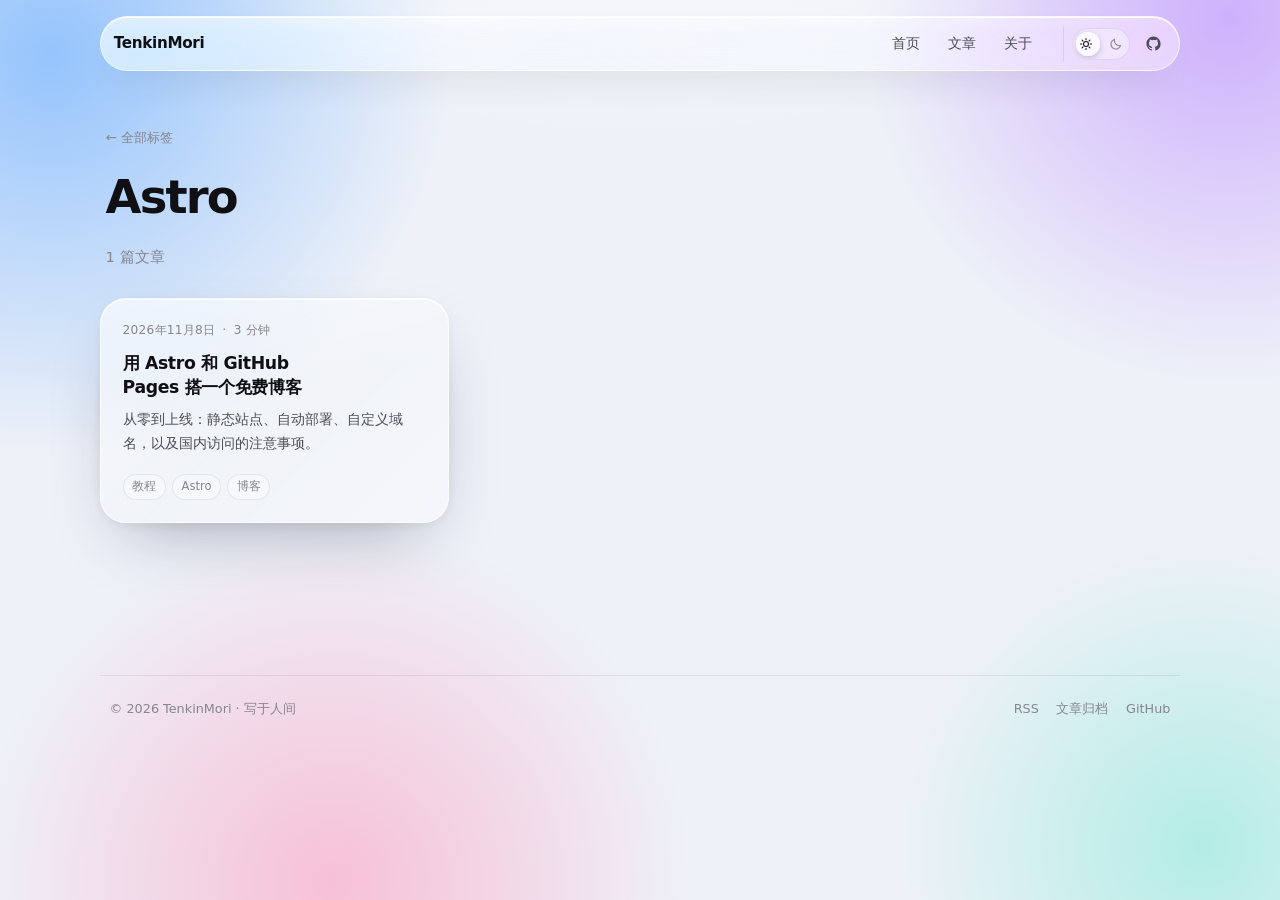
<file: tags/Astro/index.html>
<!DOCTYPE html><html lang="zh-CN" class="no-js"><head><meta charset="utf-8"><meta name="viewport" content="width=device-width, initial-scale=1, viewport-fit=cover"><title>标签：Astro · TenkinMori</title><meta name="description" content="所有标记为「Astro」的文章。"><meta name="generator" content="Astro v7.4.11"><link rel="canonical" href="https://tenkinmori.github.io/tags/Astro/"><link rel="icon" type="image/png" href="/avatar.png"><link rel="apple-touch-icon" href="/avatar.png"><link rel="alternate" type="application/rss+xml" title="TenkinMori" href="/rss.xml"><link rel="sitemap" href="/sitemap-index.xml"><meta name="theme-color" content="#eef1f8" media="(prefers-color-scheme: light)"><meta name="theme-color" content="#050508" media="(prefers-color-scheme: dark)"><meta property="og:type" content="website"><meta property="og:site_name" content="TenkinMori"><meta property="og:title" content="标签：Astro · TenkinMori"><meta property="og:description" content="所有标记为「Astro」的文章。"><meta property="og:url" content="https://tenkinmori.github.io/tags/Astro/"><meta property="og:locale" content="zh_CN"><meta name="twitter:card" content="summary"><meta name="twitter:title" content="标签：Astro · TenkinMori"><meta name="twitter:description" content="所有标记为「Astro」的文章。"><script>
      (() => {
        const root = document.documentElement;
        root.classList.remove('no-js');
        root.classList.add('js');
        let stored = null;
        try {
          stored = localStorage.getItem('theme');
        } catch {}
        const prefersDark = window.matchMedia('(prefers-color-scheme: dark)').matches;
        root.dataset.theme = stored === 'light' || stored === 'dark' ? stored : prefersDark ? 'dark' : 'light';
      })();
    </script><link rel="stylesheet" href="/_astro/BaseLayout.CCMdWpr2.css"><script type="module" src="/_astro/page.tougUCvb.js"></script></head><body><div class="ambient" aria-hidden="true"></div><a class="skip-link" href="#main">跳到正文</a><header class="site-header"><nav class="nav glass" aria-label="主导航"><a class="brand" href="/" aria-label="TenkinMori 首页"><span class="brand-name">TenkinMori</span></a><div class="nav-links"><a class="nav-link" href="/">首页</a><a class="nav-link" href="/posts/">文章</a><a class="nav-link" href="/about/">关于</a></div><div class="nav-actions"><button class="theme-toggle" type="button" aria-label="切换深浅色"><span class="thumb" aria-hidden="true"></span><svg class="sun" viewBox="0 0 24 24" fill="none" stroke="currentColor" stroke-width="1.8" stroke-linecap="round" aria-hidden="true"><circle cx="12" cy="12" r="4.2"></circle><path d="M12 2.5v2.2M12 19.3v2.2M2.5 12h2.2M19.3 12h2.2M5.3 5.3l1.6 1.6M17.1 17.1l1.6 1.6M18.7 5.3l-1.6 1.6M6.9 17.1l-1.6 1.6"></path></svg><svg class="moon" viewBox="0 0 24 24" fill="none" stroke="currentColor" stroke-width="1.8" stroke-linecap="round" stroke-linejoin="round" aria-hidden="true"><path d="M20 14.5A8.5 8.5 0 0 1 9.5 4a8.5 8.5 0 1 0 10.5 10.5Z"></path></svg></button><a class="icon-btn" href="https://github.com/TenkinMori" target="_blank" rel="noopener noreferrer" aria-label="GitHub"><svg viewBox="0 0 24 24" fill="currentColor" aria-hidden="true"><path d="M12 2C6.48 2 2 6.58 2 12.25c0 4.53 2.87 8.37 6.84 9.73.5.1.68-.22.68-.49l-.01-1.72c-2.78.62-3.37-1.37-3.37-1.37-.45-1.18-1.11-1.5-1.11-1.5-.91-.63.07-.62.07-.62 1 .07 1.53 1.06 1.53 1.06.9 1.57 2.36 1.12 2.94.86.09-.66.35-1.12.63-1.37-2.22-.26-4.56-1.14-4.56-5.07 0-1.12.39-2.03 1.03-2.75-.1-.26-.45-1.3.1-2.71 0 0 .84-.28 2.75 1.05a9.3 9.3 0 0 1 2.5-.34c.85 0 1.71.12 2.5.34 1.91-1.33 2.75-1.05 2.75-1.05.55 1.41.2 2.45.1 2.71.64.72 1.03 1.63 1.03 2.75 0 3.94-2.34 4.8-4.57 5.06.36.32.68.94.68 1.9l-.01 2.81c0 .27.18.6.69.49A10.26 10.26 0 0 0 22 12.25C22 6.58 17.52 2 12 2Z"></path></svg></a></div></nav></header><main id="main" class="page"><header class="page-head" data-reveal><p><a class="back-link" href="/tags/">← 全部标签</a></p><h1 style="margin-top:.6rem">Astro</h1><p>1 篇文章</p></header><div class="post-grid"><article class="card post-card glass" data-reveal style="--i:0"><a class="card-link" href="/posts/astro-github-pages/" aria-label="用 Astro 和 GitHub Pages 搭一个免费博客"></a><div class="card-meta"><time datetime="2026-11-08T00:00:00.000Z">2026年11月8日</time><span aria-hidden="true">·</span><span>3 分钟</span></div><h3>用 Astro 和 GitHub Pages 搭一个免费博客</h3><p>从零到上线：静态站点、自动部署、自定义域名，以及国内访问的注意事项。</p><div class="tags"><span class="tag">教程</span><span class="tag">Astro</span><span class="tag">博客</span></div></article></div></main><footer class="footer"><span>© 2026 TenkinMori · 写于人间</span><span class="footer-links"><a href="/rss.xml">RSS</a><a href="/posts/">文章归档</a><a href="https://github.com/TenkinMori" target="_blank" rel="noopener noreferrer">GitHub</a></span></footer><script type="module">var e=document.documentElement,t=document.querySelector(`.theme-toggle`),n=window.matchMedia(`(prefers-color-scheme: dark)`),r=()=>{t&&t.setAttribute(`aria-label`,e.dataset.theme===`dark`?`切换到浅色模式`:`切换到深色模式`)};r(),t?.addEventListener(`click`,()=>{let t=e.dataset.theme===`dark`?`light`:`dark`;e.dataset.theme=t;try{localStorage.setItem(`theme`,t)}catch{}r()}),n.addEventListener(`change`,t=>{let n=null;try{n=localStorage.getItem(`theme`)}catch{}n||(e.dataset.theme=t.matches?`dark`:`light`,r())}),window.matchMedia(`(hover: hover) and (pointer: fine)`).matches&&document.querySelectorAll(`.glass`).forEach(e=>{let t=0,n=0,r=0,i=()=>{t=0,e.style.setProperty(`--gx`,`${n}px`),e.style.setProperty(`--gy`,`${r}px`)},a=a=>{let o=e.getBoundingClientRect();n=a.clientX-o.left,r=a.clientY-o.top,t||=requestAnimationFrame(i)};e.addEventListener(`pointerenter`,a,{passive:!0}),e.addEventListener(`pointermove`,a,{passive:!0})});var i=document.querySelectorAll(`[data-reveal]`);if(`IntersectionObserver`in window){let e=new IntersectionObserver(t=>{for(let n of t)n.isIntersecting&&(n.target.classList.add(`is-visible`),e.unobserve(n.target))},{rootMargin:`0px 0px -8% 0px`,threshold:.08});i.forEach(t=>e.observe(t))}else i.forEach(e=>e.classList.add(`is-visible`));var a=document.querySelector(`.deck`);if(a){let e=Array.from(a.querySelectorAll(`.panel`)),t=0,n=!1,r=0,i=0,o=0,s=t=>Math.max(0,Math.min(e.length-1,t)),c=()=>{let n=window.scrollY+window.innerHeight/2,r=0;e.forEach((e,t)=>{e.offsetTop<=n&&(r=t)}),t=r},l=e=>{let t=window.scrollY,i=e-t;if(Math.abs(i)<1)return;let a=performance.now();n=!0,document.documentElement.classList.add(`is-animating`);let o=e=>1-(1-e)**4,s=e=>{let l=Math.min(1,(e-a)/480);window.scrollTo({top:t+i*o(l),behavior:`instant`}),l<1?requestAnimationFrame(s):(n=!1,r=performance.now(),document.documentElement.classList.remove(`is-animating`),c())};requestAnimationFrame(s)},u=n=>{let r=s(n);r!==t&&(t=r,l(e[r].offsetTop))};window.addEventListener(`wheel`,e=>{if(!e.ctrlKey&&(e.preventDefault(),!(n||performance.now()-r<140)&&(i+=e.deltaY,window.clearTimeout(o),o=window.setTimeout(()=>{i=0},160),Math.abs(i)>30))){let e=i>0?1:-1;i=0,u(t+e)}},{passive:!1}),window.addEventListener(`keydown`,n=>{if(n.defaultPrevented||n.metaKey||n.ctrlKey||n.altKey)return;let r=document.activeElement?.tagName;r!==`INPUT`&&r!==`TEXTAREA`&&(n.key===`ArrowDown`||n.key===`PageDown`||n.key===` `?(n.preventDefault(),u(t+1)):n.key===`ArrowUp`||n.key===`PageUp`?(n.preventDefault(),u(t-1)):n.key===`Home`?(n.preventDefault(),u(0)):n.key===`End`&&(n.preventDefault(),u(e.length-1)))});let d=document.querySelector(`.page-rail-thumb`),f=0,p=()=>{if(f=0,!d?.parentElement)return;let e=document.documentElement,t=e.scrollHeight-window.innerHeight,n=t>0?Math.min(1,Math.max(0,window.scrollY/t)):0,r=d.parentElement.clientHeight,i=Math.max(28,Math.round(r*(window.innerHeight/e.scrollHeight)));d.style.height=`${i}px`,d.style.transform=`translateY(${(r-i)*n}px)`},m=()=>{f||=requestAnimationFrame(p)};window.addEventListener(`scroll`,()=>{n||c(),m()},{passive:!0}),window.addEventListener(`resize`,m),c(),m()}var o=document.querySelector(`.panel--pattern`);o&&`IntersectionObserver`in window&&new IntersectionObserver(e=>{for(let t of e)o.classList.toggle(`is-paused`,!t.isIntersecting)},{threshold:.02}).observe(o);</script></body></html>
</file>
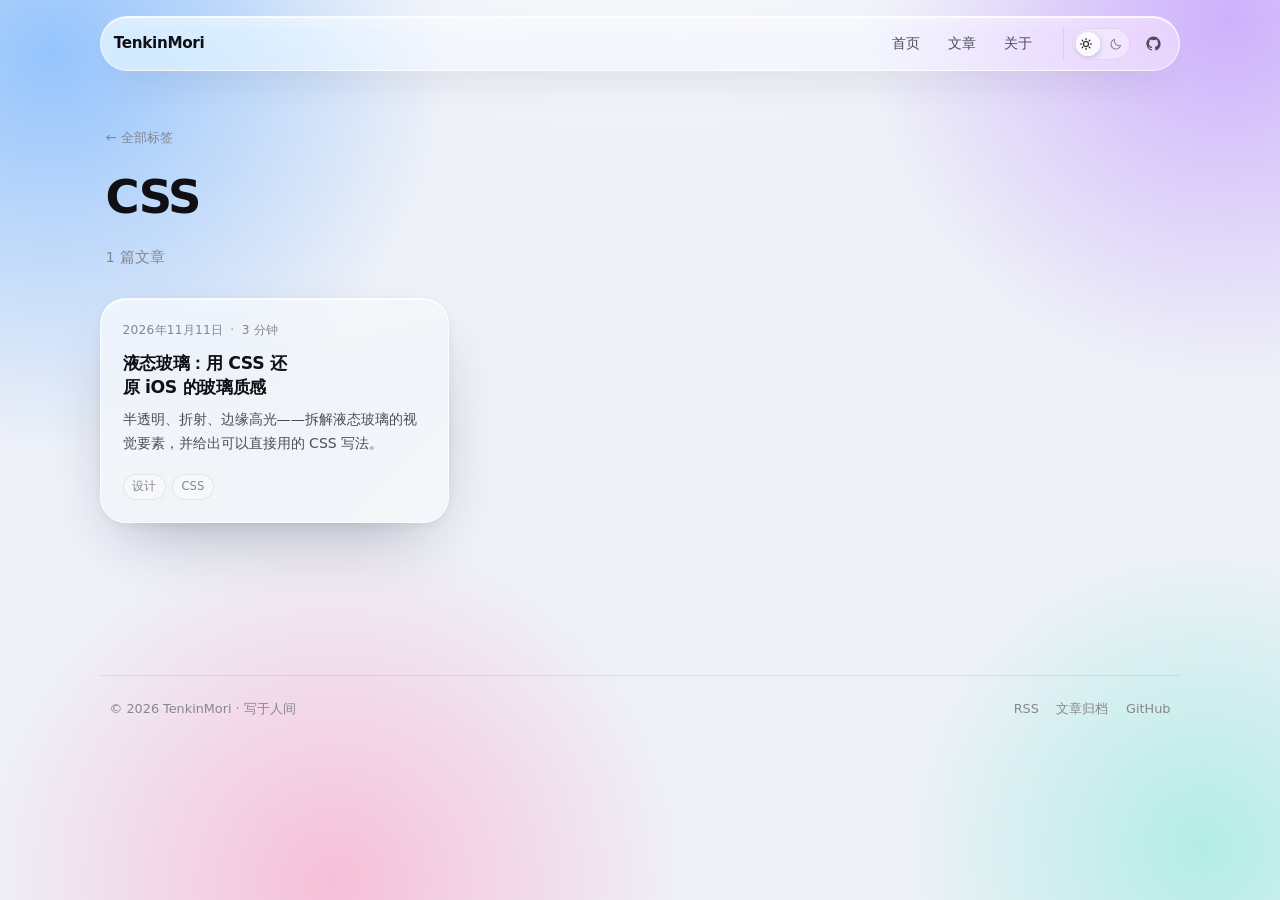
<file: tags/CSS/index.html>
<!DOCTYPE html><html lang="zh-CN" class="no-js"><head><meta charset="utf-8"><meta name="viewport" content="width=device-width, initial-scale=1, viewport-fit=cover"><title>标签：CSS · TenkinMori</title><meta name="description" content="所有标记为「CSS」的文章。"><meta name="generator" content="Astro v7.4.11"><link rel="canonical" href="https://tenkinmori.github.io/tags/CSS/"><link rel="icon" type="image/png" href="/avatar.png"><link rel="apple-touch-icon" href="/avatar.png"><link rel="alternate" type="application/rss+xml" title="TenkinMori" href="/rss.xml"><link rel="sitemap" href="/sitemap-index.xml"><meta name="theme-color" content="#eef1f8" media="(prefers-color-scheme: light)"><meta name="theme-color" content="#050508" media="(prefers-color-scheme: dark)"><meta property="og:type" content="website"><meta property="og:site_name" content="TenkinMori"><meta property="og:title" content="标签：CSS · TenkinMori"><meta property="og:description" content="所有标记为「CSS」的文章。"><meta property="og:url" content="https://tenkinmori.github.io/tags/CSS/"><meta property="og:locale" content="zh_CN"><meta name="twitter:card" content="summary"><meta name="twitter:title" content="标签：CSS · TenkinMori"><meta name="twitter:description" content="所有标记为「CSS」的文章。"><script>
      (() => {
        const root = document.documentElement;
        root.classList.remove('no-js');
        root.classList.add('js');
        let stored = null;
        try {
          stored = localStorage.getItem('theme');
        } catch {}
        const prefersDark = window.matchMedia('(prefers-color-scheme: dark)').matches;
        root.dataset.theme = stored === 'light' || stored === 'dark' ? stored : prefersDark ? 'dark' : 'light';
      })();
    </script><link rel="stylesheet" href="/_astro/BaseLayout.CCMdWpr2.css"><script type="module" src="/_astro/page.tougUCvb.js"></script></head><body><div class="ambient" aria-hidden="true"></div><a class="skip-link" href="#main">跳到正文</a><header class="site-header"><nav class="nav glass" aria-label="主导航"><a class="brand" href="/" aria-label="TenkinMori 首页"><span class="brand-name">TenkinMori</span></a><div class="nav-links"><a class="nav-link" href="/">首页</a><a class="nav-link" href="/posts/">文章</a><a class="nav-link" href="/about/">关于</a></div><div class="nav-actions"><button class="theme-toggle" type="button" aria-label="切换深浅色"><span class="thumb" aria-hidden="true"></span><svg class="sun" viewBox="0 0 24 24" fill="none" stroke="currentColor" stroke-width="1.8" stroke-linecap="round" aria-hidden="true"><circle cx="12" cy="12" r="4.2"></circle><path d="M12 2.5v2.2M12 19.3v2.2M2.5 12h2.2M19.3 12h2.2M5.3 5.3l1.6 1.6M17.1 17.1l1.6 1.6M18.7 5.3l-1.6 1.6M6.9 17.1l-1.6 1.6"></path></svg><svg class="moon" viewBox="0 0 24 24" fill="none" stroke="currentColor" stroke-width="1.8" stroke-linecap="round" stroke-linejoin="round" aria-hidden="true"><path d="M20 14.5A8.5 8.5 0 0 1 9.5 4a8.5 8.5 0 1 0 10.5 10.5Z"></path></svg></button><a class="icon-btn" href="https://github.com/TenkinMori" target="_blank" rel="noopener noreferrer" aria-label="GitHub"><svg viewBox="0 0 24 24" fill="currentColor" aria-hidden="true"><path d="M12 2C6.48 2 2 6.58 2 12.25c0 4.53 2.87 8.37 6.84 9.73.5.1.68-.22.68-.49l-.01-1.72c-2.78.62-3.37-1.37-3.37-1.37-.45-1.18-1.11-1.5-1.11-1.5-.91-.63.07-.62.07-.62 1 .07 1.53 1.06 1.53 1.06.9 1.57 2.36 1.12 2.94.86.09-.66.35-1.12.63-1.37-2.22-.26-4.56-1.14-4.56-5.07 0-1.12.39-2.03 1.03-2.75-.1-.26-.45-1.3.1-2.71 0 0 .84-.28 2.75 1.05a9.3 9.3 0 0 1 2.5-.34c.85 0 1.71.12 2.5.34 1.91-1.33 2.75-1.05 2.75-1.05.55 1.41.2 2.45.1 2.71.64.72 1.03 1.63 1.03 2.75 0 3.94-2.34 4.8-4.57 5.06.36.32.68.94.68 1.9l-.01 2.81c0 .27.18.6.69.49A10.26 10.26 0 0 0 22 12.25C22 6.58 17.52 2 12 2Z"></path></svg></a></div></nav></header><main id="main" class="page"><header class="page-head" data-reveal><p><a class="back-link" href="/tags/">← 全部标签</a></p><h1 style="margin-top:.6rem">CSS</h1><p>1 篇文章</p></header><div class="post-grid"><article class="card post-card glass" data-reveal style="--i:0"><a class="card-link" href="/posts/liquid-glass-css/" aria-label="液态玻璃：用 CSS 还原 iOS 的玻璃质感"></a><div class="card-meta"><time datetime="2026-11-11T00:00:00.000Z">2026年11月11日</time><span aria-hidden="true">·</span><span>3 分钟</span></div><h3>液态玻璃：用 CSS 还原 iOS 的玻璃质感</h3><p>半透明、折射、边缘高光——拆解液态玻璃的视觉要素，并给出可以直接用的 CSS 写法。</p><div class="tags"><span class="tag">设计</span><span class="tag">CSS</span></div></article></div></main><footer class="footer"><span>© 2026 TenkinMori · 写于人间</span><span class="footer-links"><a href="/rss.xml">RSS</a><a href="/posts/">文章归档</a><a href="https://github.com/TenkinMori" target="_blank" rel="noopener noreferrer">GitHub</a></span></footer><script type="module">var e=document.documentElement,t=document.querySelector(`.theme-toggle`),n=window.matchMedia(`(prefers-color-scheme: dark)`),r=()=>{t&&t.setAttribute(`aria-label`,e.dataset.theme===`dark`?`切换到浅色模式`:`切换到深色模式`)};r(),t?.addEventListener(`click`,()=>{let t=e.dataset.theme===`dark`?`light`:`dark`;e.dataset.theme=t;try{localStorage.setItem(`theme`,t)}catch{}r()}),n.addEventListener(`change`,t=>{let n=null;try{n=localStorage.getItem(`theme`)}catch{}n||(e.dataset.theme=t.matches?`dark`:`light`,r())}),window.matchMedia(`(hover: hover) and (pointer: fine)`).matches&&document.querySelectorAll(`.glass`).forEach(e=>{let t=0,n=0,r=0,i=()=>{t=0,e.style.setProperty(`--gx`,`${n}px`),e.style.setProperty(`--gy`,`${r}px`)},a=a=>{let o=e.getBoundingClientRect();n=a.clientX-o.left,r=a.clientY-o.top,t||=requestAnimationFrame(i)};e.addEventListener(`pointerenter`,a,{passive:!0}),e.addEventListener(`pointermove`,a,{passive:!0})});var i=document.querySelectorAll(`[data-reveal]`);if(`IntersectionObserver`in window){let e=new IntersectionObserver(t=>{for(let n of t)n.isIntersecting&&(n.target.classList.add(`is-visible`),e.unobserve(n.target))},{rootMargin:`0px 0px -8% 0px`,threshold:.08});i.forEach(t=>e.observe(t))}else i.forEach(e=>e.classList.add(`is-visible`));var a=document.querySelector(`.deck`);if(a){let e=Array.from(a.querySelectorAll(`.panel`)),t=0,n=!1,r=0,i=0,o=0,s=t=>Math.max(0,Math.min(e.length-1,t)),c=()=>{let n=window.scrollY+window.innerHeight/2,r=0;e.forEach((e,t)=>{e.offsetTop<=n&&(r=t)}),t=r},l=e=>{let t=window.scrollY,i=e-t;if(Math.abs(i)<1)return;let a=performance.now();n=!0,document.documentElement.classList.add(`is-animating`);let o=e=>1-(1-e)**4,s=e=>{let l=Math.min(1,(e-a)/480);window.scrollTo({top:t+i*o(l),behavior:`instant`}),l<1?requestAnimationFrame(s):(n=!1,r=performance.now(),document.documentElement.classList.remove(`is-animating`),c())};requestAnimationFrame(s)},u=n=>{let r=s(n);r!==t&&(t=r,l(e[r].offsetTop))};window.addEventListener(`wheel`,e=>{if(!e.ctrlKey&&(e.preventDefault(),!(n||performance.now()-r<140)&&(i+=e.deltaY,window.clearTimeout(o),o=window.setTimeout(()=>{i=0},160),Math.abs(i)>30))){let e=i>0?1:-1;i=0,u(t+e)}},{passive:!1}),window.addEventListener(`keydown`,n=>{if(n.defaultPrevented||n.metaKey||n.ctrlKey||n.altKey)return;let r=document.activeElement?.tagName;r!==`INPUT`&&r!==`TEXTAREA`&&(n.key===`ArrowDown`||n.key===`PageDown`||n.key===` `?(n.preventDefault(),u(t+1)):n.key===`ArrowUp`||n.key===`PageUp`?(n.preventDefault(),u(t-1)):n.key===`Home`?(n.preventDefault(),u(0)):n.key===`End`&&(n.preventDefault(),u(e.length-1)))});let d=document.querySelector(`.page-rail-thumb`),f=0,p=()=>{if(f=0,!d?.parentElement)return;let e=document.documentElement,t=e.scrollHeight-window.innerHeight,n=t>0?Math.min(1,Math.max(0,window.scrollY/t)):0,r=d.parentElement.clientHeight,i=Math.max(28,Math.round(r*(window.innerHeight/e.scrollHeight)));d.style.height=`${i}px`,d.style.transform=`translateY(${(r-i)*n}px)`},m=()=>{f||=requestAnimationFrame(p)};window.addEventListener(`scroll`,()=>{n||c(),m()},{passive:!0}),window.addEventListener(`resize`,m),c(),m()}var o=document.querySelector(`.panel--pattern`);o&&`IntersectionObserver`in window&&new IntersectionObserver(e=>{for(let t of e)o.classList.toggle(`is-paused`,!t.isIntersecting)},{threshold:.02}).observe(o);</script></body></html>
</file>
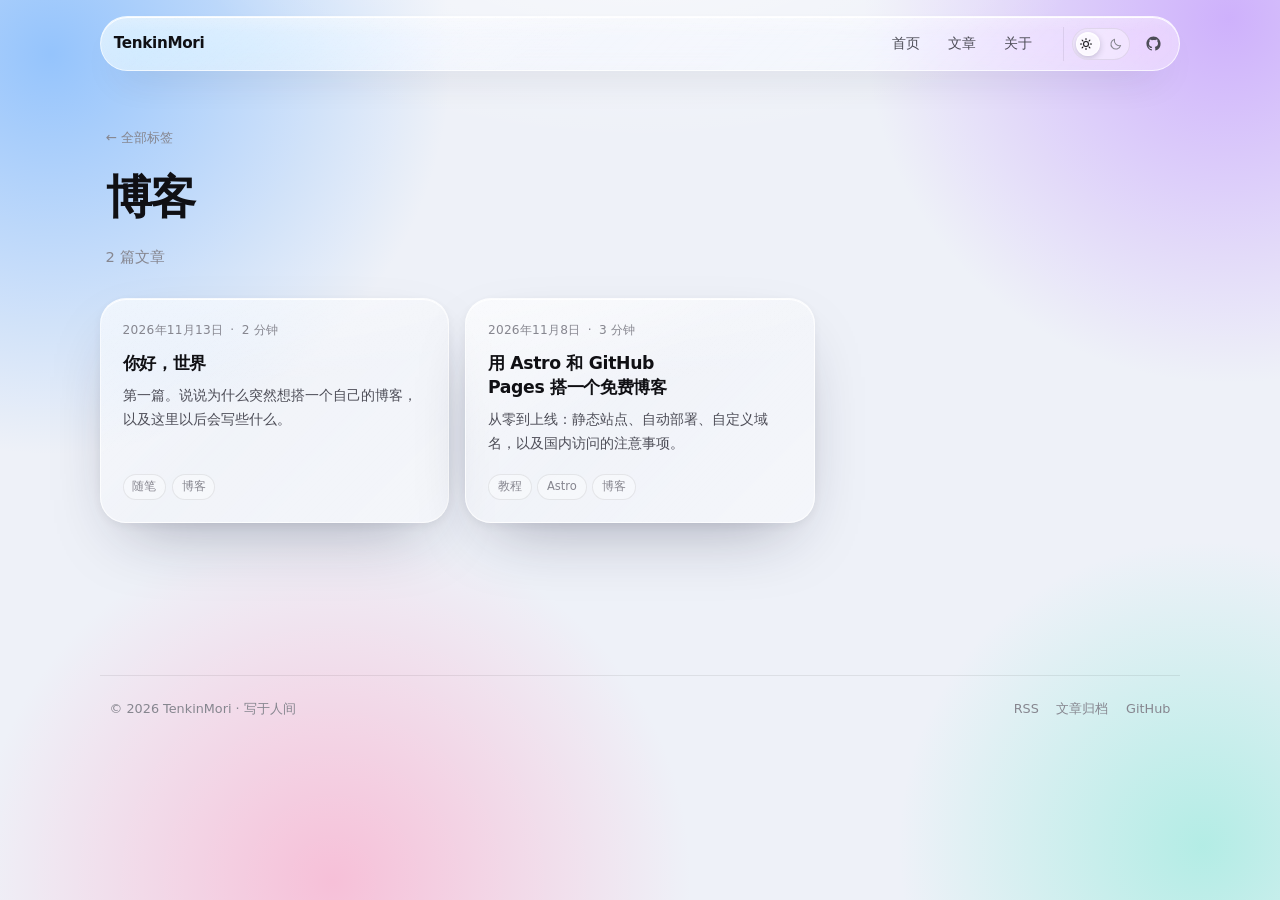
<file: tags/博客/index.html>
<!DOCTYPE html><html lang="zh-CN" class="no-js"><head><meta charset="utf-8"><meta name="viewport" content="width=device-width, initial-scale=1, viewport-fit=cover"><title>标签：博客 · TenkinMori</title><meta name="description" content="所有标记为「博客」的文章。"><meta name="generator" content="Astro v7.4.11"><link rel="canonical" href="https://tenkinmori.github.io/tags/%E5%8D%9A%E5%AE%A2/"><link rel="icon" type="image/png" href="/avatar.png"><link rel="apple-touch-icon" href="/avatar.png"><link rel="alternate" type="application/rss+xml" title="TenkinMori" href="/rss.xml"><link rel="sitemap" href="/sitemap-index.xml"><meta name="theme-color" content="#eef1f8" media="(prefers-color-scheme: light)"><meta name="theme-color" content="#050508" media="(prefers-color-scheme: dark)"><meta property="og:type" content="website"><meta property="og:site_name" content="TenkinMori"><meta property="og:title" content="标签：博客 · TenkinMori"><meta property="og:description" content="所有标记为「博客」的文章。"><meta property="og:url" content="https://tenkinmori.github.io/tags/%E5%8D%9A%E5%AE%A2/"><meta property="og:locale" content="zh_CN"><meta name="twitter:card" content="summary"><meta name="twitter:title" content="标签：博客 · TenkinMori"><meta name="twitter:description" content="所有标记为「博客」的文章。"><script>
      (() => {
        const root = document.documentElement;
        root.classList.remove('no-js');
        root.classList.add('js');
        let stored = null;
        try {
          stored = localStorage.getItem('theme');
        } catch {}
        const prefersDark = window.matchMedia('(prefers-color-scheme: dark)').matches;
        root.dataset.theme = stored === 'light' || stored === 'dark' ? stored : prefersDark ? 'dark' : 'light';
      })();
    </script><link rel="stylesheet" href="/_astro/BaseLayout.CCMdWpr2.css"><script type="module" src="/_astro/page.tougUCvb.js"></script></head><body><div class="ambient" aria-hidden="true"></div><a class="skip-link" href="#main">跳到正文</a><header class="site-header"><nav class="nav glass" aria-label="主导航"><a class="brand" href="/" aria-label="TenkinMori 首页"><span class="brand-name">TenkinMori</span></a><div class="nav-links"><a class="nav-link" href="/">首页</a><a class="nav-link" href="/posts/">文章</a><a class="nav-link" href="/about/">关于</a></div><div class="nav-actions"><button class="theme-toggle" type="button" aria-label="切换深浅色"><span class="thumb" aria-hidden="true"></span><svg class="sun" viewBox="0 0 24 24" fill="none" stroke="currentColor" stroke-width="1.8" stroke-linecap="round" aria-hidden="true"><circle cx="12" cy="12" r="4.2"></circle><path d="M12 2.5v2.2M12 19.3v2.2M2.5 12h2.2M19.3 12h2.2M5.3 5.3l1.6 1.6M17.1 17.1l1.6 1.6M18.7 5.3l-1.6 1.6M6.9 17.1l-1.6 1.6"></path></svg><svg class="moon" viewBox="0 0 24 24" fill="none" stroke="currentColor" stroke-width="1.8" stroke-linecap="round" stroke-linejoin="round" aria-hidden="true"><path d="M20 14.5A8.5 8.5 0 0 1 9.5 4a8.5 8.5 0 1 0 10.5 10.5Z"></path></svg></button><a class="icon-btn" href="https://github.com/TenkinMori" target="_blank" rel="noopener noreferrer" aria-label="GitHub"><svg viewBox="0 0 24 24" fill="currentColor" aria-hidden="true"><path d="M12 2C6.48 2 2 6.58 2 12.25c0 4.53 2.87 8.37 6.84 9.73.5.1.68-.22.68-.49l-.01-1.72c-2.78.62-3.37-1.37-3.37-1.37-.45-1.18-1.11-1.5-1.11-1.5-.91-.63.07-.62.07-.62 1 .07 1.53 1.06 1.53 1.06.9 1.57 2.36 1.12 2.94.86.09-.66.35-1.12.63-1.37-2.22-.26-4.56-1.14-4.56-5.07 0-1.12.39-2.03 1.03-2.75-.1-.26-.45-1.3.1-2.71 0 0 .84-.28 2.75 1.05a9.3 9.3 0 0 1 2.5-.34c.85 0 1.71.12 2.5.34 1.91-1.33 2.75-1.05 2.75-1.05.55 1.41.2 2.45.1 2.71.64.72 1.03 1.63 1.03 2.75 0 3.94-2.34 4.8-4.57 5.06.36.32.68.94.68 1.9l-.01 2.81c0 .27.18.6.69.49A10.26 10.26 0 0 0 22 12.25C22 6.58 17.52 2 12 2Z"></path></svg></a></div></nav></header><main id="main" class="page"><header class="page-head" data-reveal><p><a class="back-link" href="/tags/">← 全部标签</a></p><h1 style="margin-top:.6rem">博客</h1><p>2 篇文章</p></header><div class="post-grid"><article class="card post-card glass" data-reveal style="--i:0"><a class="card-link" href="/posts/hello-world/" aria-label="你好，世界"></a><div class="card-meta"><time datetime="2026-11-13T00:00:00.000Z">2026年11月13日</time><span aria-hidden="true">·</span><span>2 分钟</span></div><h3>你好，世界</h3><p>第一篇。说说为什么突然想搭一个自己的博客，以及这里以后会写些什么。</p><div class="tags"><span class="tag">随笔</span><span class="tag">博客</span></div></article><article class="card post-card glass" data-reveal style="--i:1"><a class="card-link" href="/posts/astro-github-pages/" aria-label="用 Astro 和 GitHub Pages 搭一个免费博客"></a><div class="card-meta"><time datetime="2026-11-08T00:00:00.000Z">2026年11月8日</time><span aria-hidden="true">·</span><span>3 分钟</span></div><h3>用 Astro 和 GitHub Pages 搭一个免费博客</h3><p>从零到上线：静态站点、自动部署、自定义域名，以及国内访问的注意事项。</p><div class="tags"><span class="tag">教程</span><span class="tag">Astro</span><span class="tag">博客</span></div></article></div></main><footer class="footer"><span>© 2026 TenkinMori · 写于人间</span><span class="footer-links"><a href="/rss.xml">RSS</a><a href="/posts/">文章归档</a><a href="https://github.com/TenkinMori" target="_blank" rel="noopener noreferrer">GitHub</a></span></footer><script type="module">var e=document.documentElement,t=document.querySelector(`.theme-toggle`),n=window.matchMedia(`(prefers-color-scheme: dark)`),r=()=>{t&&t.setAttribute(`aria-label`,e.dataset.theme===`dark`?`切换到浅色模式`:`切换到深色模式`)};r(),t?.addEventListener(`click`,()=>{let t=e.dataset.theme===`dark`?`light`:`dark`;e.dataset.theme=t;try{localStorage.setItem(`theme`,t)}catch{}r()}),n.addEventListener(`change`,t=>{let n=null;try{n=localStorage.getItem(`theme`)}catch{}n||(e.dataset.theme=t.matches?`dark`:`light`,r())}),window.matchMedia(`(hover: hover) and (pointer: fine)`).matches&&document.querySelectorAll(`.glass`).forEach(e=>{let t=0,n=0,r=0,i=()=>{t=0,e.style.setProperty(`--gx`,`${n}px`),e.style.setProperty(`--gy`,`${r}px`)},a=a=>{let o=e.getBoundingClientRect();n=a.clientX-o.left,r=a.clientY-o.top,t||=requestAnimationFrame(i)};e.addEventListener(`pointerenter`,a,{passive:!0}),e.addEventListener(`pointermove`,a,{passive:!0})});var i=document.querySelectorAll(`[data-reveal]`);if(`IntersectionObserver`in window){let e=new IntersectionObserver(t=>{for(let n of t)n.isIntersecting&&(n.target.classList.add(`is-visible`),e.unobserve(n.target))},{rootMargin:`0px 0px -8% 0px`,threshold:.08});i.forEach(t=>e.observe(t))}else i.forEach(e=>e.classList.add(`is-visible`));var a=document.querySelector(`.deck`);if(a){let e=Array.from(a.querySelectorAll(`.panel`)),t=0,n=!1,r=0,i=0,o=0,s=t=>Math.max(0,Math.min(e.length-1,t)),c=()=>{let n=window.scrollY+window.innerHeight/2,r=0;e.forEach((e,t)=>{e.offsetTop<=n&&(r=t)}),t=r},l=e=>{let t=window.scrollY,i=e-t;if(Math.abs(i)<1)return;let a=performance.now();n=!0,document.documentElement.classList.add(`is-animating`);let o=e=>1-(1-e)**4,s=e=>{let l=Math.min(1,(e-a)/480);window.scrollTo({top:t+i*o(l),behavior:`instant`}),l<1?requestAnimationFrame(s):(n=!1,r=performance.now(),document.documentElement.classList.remove(`is-animating`),c())};requestAnimationFrame(s)},u=n=>{let r=s(n);r!==t&&(t=r,l(e[r].offsetTop))};window.addEventListener(`wheel`,e=>{if(!e.ctrlKey&&(e.preventDefault(),!(n||performance.now()-r<140)&&(i+=e.deltaY,window.clearTimeout(o),o=window.setTimeout(()=>{i=0},160),Math.abs(i)>30))){let e=i>0?1:-1;i=0,u(t+e)}},{passive:!1}),window.addEventListener(`keydown`,n=>{if(n.defaultPrevented||n.metaKey||n.ctrlKey||n.altKey)return;let r=document.activeElement?.tagName;r!==`INPUT`&&r!==`TEXTAREA`&&(n.key===`ArrowDown`||n.key===`PageDown`||n.key===` `?(n.preventDefault(),u(t+1)):n.key===`ArrowUp`||n.key===`PageUp`?(n.preventDefault(),u(t-1)):n.key===`Home`?(n.preventDefault(),u(0)):n.key===`End`&&(n.preventDefault(),u(e.length-1)))});let d=document.querySelector(`.page-rail-thumb`),f=0,p=()=>{if(f=0,!d?.parentElement)return;let e=document.documentElement,t=e.scrollHeight-window.innerHeight,n=t>0?Math.min(1,Math.max(0,window.scrollY/t)):0,r=d.parentElement.clientHeight,i=Math.max(28,Math.round(r*(window.innerHeight/e.scrollHeight)));d.style.height=`${i}px`,d.style.transform=`translateY(${(r-i)*n}px)`},m=()=>{f||=requestAnimationFrame(p)};window.addEventListener(`scroll`,()=>{n||c(),m()},{passive:!0}),window.addEventListener(`resize`,m),c(),m()}var o=document.querySelector(`.panel--pattern`);o&&`IntersectionObserver`in window&&new IntersectionObserver(e=>{for(let t of e)o.classList.toggle(`is-paused`,!t.isIntersecting)},{threshold:.02}).observe(o);</script></body></html>
</file>
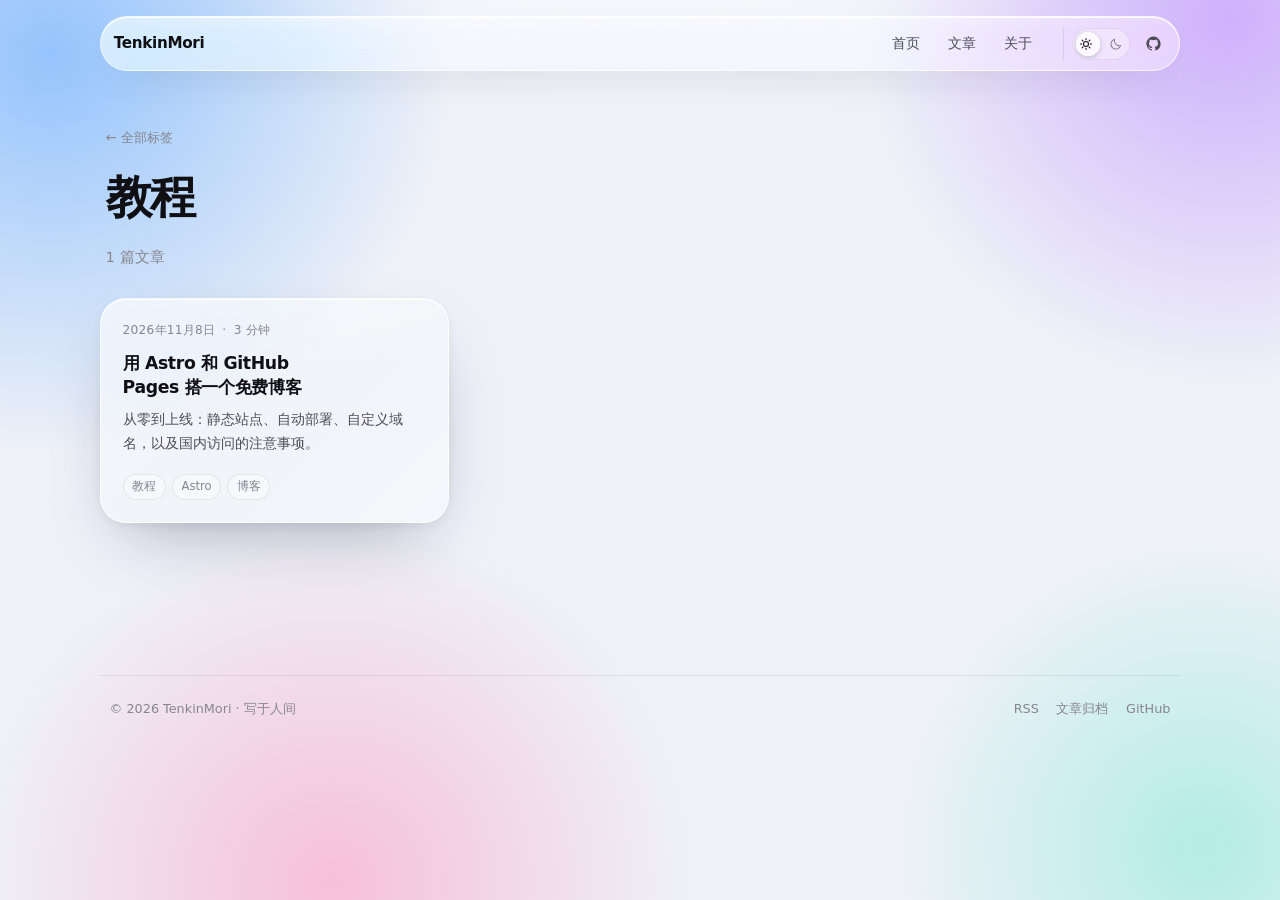
<file: tags/教程/index.html>
<!DOCTYPE html><html lang="zh-CN" class="no-js"><head><meta charset="utf-8"><meta name="viewport" content="width=device-width, initial-scale=1, viewport-fit=cover"><title>标签：教程 · TenkinMori</title><meta name="description" content="所有标记为「教程」的文章。"><meta name="generator" content="Astro v7.4.11"><link rel="canonical" href="https://tenkinmori.github.io/tags/%E6%95%99%E7%A8%8B/"><link rel="icon" type="image/png" href="/avatar.png"><link rel="apple-touch-icon" href="/avatar.png"><link rel="alternate" type="application/rss+xml" title="TenkinMori" href="/rss.xml"><link rel="sitemap" href="/sitemap-index.xml"><meta name="theme-color" content="#eef1f8" media="(prefers-color-scheme: light)"><meta name="theme-color" content="#050508" media="(prefers-color-scheme: dark)"><meta property="og:type" content="website"><meta property="og:site_name" content="TenkinMori"><meta property="og:title" content="标签：教程 · TenkinMori"><meta property="og:description" content="所有标记为「教程」的文章。"><meta property="og:url" content="https://tenkinmori.github.io/tags/%E6%95%99%E7%A8%8B/"><meta property="og:locale" content="zh_CN"><meta name="twitter:card" content="summary"><meta name="twitter:title" content="标签：教程 · TenkinMori"><meta name="twitter:description" content="所有标记为「教程」的文章。"><script>
      (() => {
        const root = document.documentElement;
        root.classList.remove('no-js');
        root.classList.add('js');
        let stored = null;
        try {
          stored = localStorage.getItem('theme');
        } catch {}
        const prefersDark = window.matchMedia('(prefers-color-scheme: dark)').matches;
        root.dataset.theme = stored === 'light' || stored === 'dark' ? stored : prefersDark ? 'dark' : 'light';
      })();
    </script><link rel="stylesheet" href="/_astro/BaseLayout.CCMdWpr2.css"><script type="module" src="/_astro/page.tougUCvb.js"></script></head><body><div class="ambient" aria-hidden="true"></div><a class="skip-link" href="#main">跳到正文</a><header class="site-header"><nav class="nav glass" aria-label="主导航"><a class="brand" href="/" aria-label="TenkinMori 首页"><span class="brand-name">TenkinMori</span></a><div class="nav-links"><a class="nav-link" href="/">首页</a><a class="nav-link" href="/posts/">文章</a><a class="nav-link" href="/about/">关于</a></div><div class="nav-actions"><button class="theme-toggle" type="button" aria-label="切换深浅色"><span class="thumb" aria-hidden="true"></span><svg class="sun" viewBox="0 0 24 24" fill="none" stroke="currentColor" stroke-width="1.8" stroke-linecap="round" aria-hidden="true"><circle cx="12" cy="12" r="4.2"></circle><path d="M12 2.5v2.2M12 19.3v2.2M2.5 12h2.2M19.3 12h2.2M5.3 5.3l1.6 1.6M17.1 17.1l1.6 1.6M18.7 5.3l-1.6 1.6M6.9 17.1l-1.6 1.6"></path></svg><svg class="moon" viewBox="0 0 24 24" fill="none" stroke="currentColor" stroke-width="1.8" stroke-linecap="round" stroke-linejoin="round" aria-hidden="true"><path d="M20 14.5A8.5 8.5 0 0 1 9.5 4a8.5 8.5 0 1 0 10.5 10.5Z"></path></svg></button><a class="icon-btn" href="https://github.com/TenkinMori" target="_blank" rel="noopener noreferrer" aria-label="GitHub"><svg viewBox="0 0 24 24" fill="currentColor" aria-hidden="true"><path d="M12 2C6.48 2 2 6.58 2 12.25c0 4.53 2.87 8.37 6.84 9.73.5.1.68-.22.68-.49l-.01-1.72c-2.78.62-3.37-1.37-3.37-1.37-.45-1.18-1.11-1.5-1.11-1.5-.91-.63.07-.62.07-.62 1 .07 1.53 1.06 1.53 1.06.9 1.57 2.36 1.12 2.94.86.09-.66.35-1.12.63-1.37-2.22-.26-4.56-1.14-4.56-5.07 0-1.12.39-2.03 1.03-2.75-.1-.26-.45-1.3.1-2.71 0 0 .84-.28 2.75 1.05a9.3 9.3 0 0 1 2.5-.34c.85 0 1.71.12 2.5.34 1.91-1.33 2.75-1.05 2.75-1.05.55 1.41.2 2.45.1 2.71.64.72 1.03 1.63 1.03 2.75 0 3.94-2.34 4.8-4.57 5.06.36.32.68.94.68 1.9l-.01 2.81c0 .27.18.6.69.49A10.26 10.26 0 0 0 22 12.25C22 6.58 17.52 2 12 2Z"></path></svg></a></div></nav></header><main id="main" class="page"><header class="page-head" data-reveal><p><a class="back-link" href="/tags/">← 全部标签</a></p><h1 style="margin-top:.6rem">教程</h1><p>1 篇文章</p></header><div class="post-grid"><article class="card post-card glass" data-reveal style="--i:0"><a class="card-link" href="/posts/astro-github-pages/" aria-label="用 Astro 和 GitHub Pages 搭一个免费博客"></a><div class="card-meta"><time datetime="2026-11-08T00:00:00.000Z">2026年11月8日</time><span aria-hidden="true">·</span><span>3 分钟</span></div><h3>用 Astro 和 GitHub Pages 搭一个免费博客</h3><p>从零到上线：静态站点、自动部署、自定义域名，以及国内访问的注意事项。</p><div class="tags"><span class="tag">教程</span><span class="tag">Astro</span><span class="tag">博客</span></div></article></div></main><footer class="footer"><span>© 2026 TenkinMori · 写于人间</span><span class="footer-links"><a href="/rss.xml">RSS</a><a href="/posts/">文章归档</a><a href="https://github.com/TenkinMori" target="_blank" rel="noopener noreferrer">GitHub</a></span></footer><script type="module">var e=document.documentElement,t=document.querySelector(`.theme-toggle`),n=window.matchMedia(`(prefers-color-scheme: dark)`),r=()=>{t&&t.setAttribute(`aria-label`,e.dataset.theme===`dark`?`切换到浅色模式`:`切换到深色模式`)};r(),t?.addEventListener(`click`,()=>{let t=e.dataset.theme===`dark`?`light`:`dark`;e.dataset.theme=t;try{localStorage.setItem(`theme`,t)}catch{}r()}),n.addEventListener(`change`,t=>{let n=null;try{n=localStorage.getItem(`theme`)}catch{}n||(e.dataset.theme=t.matches?`dark`:`light`,r())}),window.matchMedia(`(hover: hover) and (pointer: fine)`).matches&&document.querySelectorAll(`.glass`).forEach(e=>{let t=0,n=0,r=0,i=()=>{t=0,e.style.setProperty(`--gx`,`${n}px`),e.style.setProperty(`--gy`,`${r}px`)},a=a=>{let o=e.getBoundingClientRect();n=a.clientX-o.left,r=a.clientY-o.top,t||=requestAnimationFrame(i)};e.addEventListener(`pointerenter`,a,{passive:!0}),e.addEventListener(`pointermove`,a,{passive:!0})});var i=document.querySelectorAll(`[data-reveal]`);if(`IntersectionObserver`in window){let e=new IntersectionObserver(t=>{for(let n of t)n.isIntersecting&&(n.target.classList.add(`is-visible`),e.unobserve(n.target))},{rootMargin:`0px 0px -8% 0px`,threshold:.08});i.forEach(t=>e.observe(t))}else i.forEach(e=>e.classList.add(`is-visible`));var a=document.querySelector(`.deck`);if(a){let e=Array.from(a.querySelectorAll(`.panel`)),t=0,n=!1,r=0,i=0,o=0,s=t=>Math.max(0,Math.min(e.length-1,t)),c=()=>{let n=window.scrollY+window.innerHeight/2,r=0;e.forEach((e,t)=>{e.offsetTop<=n&&(r=t)}),t=r},l=e=>{let t=window.scrollY,i=e-t;if(Math.abs(i)<1)return;let a=performance.now();n=!0,document.documentElement.classList.add(`is-animating`);let o=e=>1-(1-e)**4,s=e=>{let l=Math.min(1,(e-a)/480);window.scrollTo({top:t+i*o(l),behavior:`instant`}),l<1?requestAnimationFrame(s):(n=!1,r=performance.now(),document.documentElement.classList.remove(`is-animating`),c())};requestAnimationFrame(s)},u=n=>{let r=s(n);r!==t&&(t=r,l(e[r].offsetTop))};window.addEventListener(`wheel`,e=>{if(!e.ctrlKey&&(e.preventDefault(),!(n||performance.now()-r<140)&&(i+=e.deltaY,window.clearTimeout(o),o=window.setTimeout(()=>{i=0},160),Math.abs(i)>30))){let e=i>0?1:-1;i=0,u(t+e)}},{passive:!1}),window.addEventListener(`keydown`,n=>{if(n.defaultPrevented||n.metaKey||n.ctrlKey||n.altKey)return;let r=document.activeElement?.tagName;r!==`INPUT`&&r!==`TEXTAREA`&&(n.key===`ArrowDown`||n.key===`PageDown`||n.key===` `?(n.preventDefault(),u(t+1)):n.key===`ArrowUp`||n.key===`PageUp`?(n.preventDefault(),u(t-1)):n.key===`Home`?(n.preventDefault(),u(0)):n.key===`End`&&(n.preventDefault(),u(e.length-1)))});let d=document.querySelector(`.page-rail-thumb`),f=0,p=()=>{if(f=0,!d?.parentElement)return;let e=document.documentElement,t=e.scrollHeight-window.innerHeight,n=t>0?Math.min(1,Math.max(0,window.scrollY/t)):0,r=d.parentElement.clientHeight,i=Math.max(28,Math.round(r*(window.innerHeight/e.scrollHeight)));d.style.height=`${i}px`,d.style.transform=`translateY(${(r-i)*n}px)`},m=()=>{f||=requestAnimationFrame(p)};window.addEventListener(`scroll`,()=>{n||c(),m()},{passive:!0}),window.addEventListener(`resize`,m),c(),m()}var o=document.querySelector(`.panel--pattern`);o&&`IntersectionObserver`in window&&new IntersectionObserver(e=>{for(let t of e)o.classList.toggle(`is-paused`,!t.isIntersecting)},{threshold:.02}).observe(o);</script></body></html>
</file>
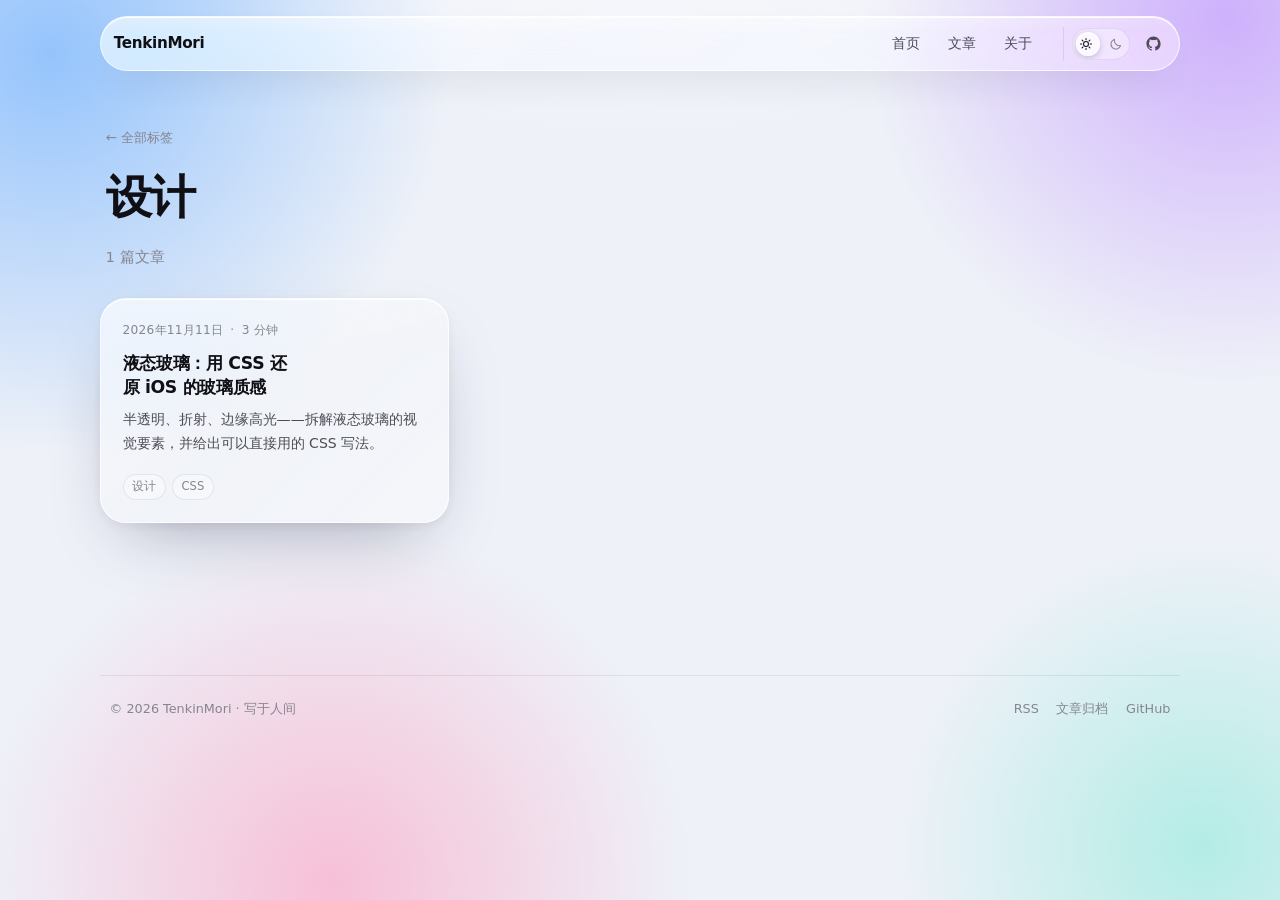
<file: tags/设计/index.html>
<!DOCTYPE html><html lang="zh-CN" class="no-js"><head><meta charset="utf-8"><meta name="viewport" content="width=device-width, initial-scale=1, viewport-fit=cover"><title>标签：设计 · TenkinMori</title><meta name="description" content="所有标记为「设计」的文章。"><meta name="generator" content="Astro v7.4.11"><link rel="canonical" href="https://tenkinmori.github.io/tags/%E8%AE%BE%E8%AE%A1/"><link rel="icon" type="image/png" href="/avatar.png"><link rel="apple-touch-icon" href="/avatar.png"><link rel="alternate" type="application/rss+xml" title="TenkinMori" href="/rss.xml"><link rel="sitemap" href="/sitemap-index.xml"><meta name="theme-color" content="#eef1f8" media="(prefers-color-scheme: light)"><meta name="theme-color" content="#050508" media="(prefers-color-scheme: dark)"><meta property="og:type" content="website"><meta property="og:site_name" content="TenkinMori"><meta property="og:title" content="标签：设计 · TenkinMori"><meta property="og:description" content="所有标记为「设计」的文章。"><meta property="og:url" content="https://tenkinmori.github.io/tags/%E8%AE%BE%E8%AE%A1/"><meta property="og:locale" content="zh_CN"><meta name="twitter:card" content="summary"><meta name="twitter:title" content="标签：设计 · TenkinMori"><meta name="twitter:description" content="所有标记为「设计」的文章。"><script>
      (() => {
        const root = document.documentElement;
        root.classList.remove('no-js');
        root.classList.add('js');
        let stored = null;
        try {
          stored = localStorage.getItem('theme');
        } catch {}
        const prefersDark = window.matchMedia('(prefers-color-scheme: dark)').matches;
        root.dataset.theme = stored === 'light' || stored === 'dark' ? stored : prefersDark ? 'dark' : 'light';
      })();
    </script><link rel="stylesheet" href="/_astro/BaseLayout.CCMdWpr2.css"><script type="module" src="/_astro/page.tougUCvb.js"></script></head><body><div class="ambient" aria-hidden="true"></div><a class="skip-link" href="#main">跳到正文</a><header class="site-header"><nav class="nav glass" aria-label="主导航"><a class="brand" href="/" aria-label="TenkinMori 首页"><span class="brand-name">TenkinMori</span></a><div class="nav-links"><a class="nav-link" href="/">首页</a><a class="nav-link" href="/posts/">文章</a><a class="nav-link" href="/about/">关于</a></div><div class="nav-actions"><button class="theme-toggle" type="button" aria-label="切换深浅色"><span class="thumb" aria-hidden="true"></span><svg class="sun" viewBox="0 0 24 24" fill="none" stroke="currentColor" stroke-width="1.8" stroke-linecap="round" aria-hidden="true"><circle cx="12" cy="12" r="4.2"></circle><path d="M12 2.5v2.2M12 19.3v2.2M2.5 12h2.2M19.3 12h2.2M5.3 5.3l1.6 1.6M17.1 17.1l1.6 1.6M18.7 5.3l-1.6 1.6M6.9 17.1l-1.6 1.6"></path></svg><svg class="moon" viewBox="0 0 24 24" fill="none" stroke="currentColor" stroke-width="1.8" stroke-linecap="round" stroke-linejoin="round" aria-hidden="true"><path d="M20 14.5A8.5 8.5 0 0 1 9.5 4a8.5 8.5 0 1 0 10.5 10.5Z"></path></svg></button><a class="icon-btn" href="https://github.com/TenkinMori" target="_blank" rel="noopener noreferrer" aria-label="GitHub"><svg viewBox="0 0 24 24" fill="currentColor" aria-hidden="true"><path d="M12 2C6.48 2 2 6.58 2 12.25c0 4.53 2.87 8.37 6.84 9.73.5.1.68-.22.68-.49l-.01-1.72c-2.78.62-3.37-1.37-3.37-1.37-.45-1.18-1.11-1.5-1.11-1.5-.91-.63.07-.62.07-.62 1 .07 1.53 1.06 1.53 1.06.9 1.57 2.36 1.12 2.94.86.09-.66.35-1.12.63-1.37-2.22-.26-4.56-1.14-4.56-5.07 0-1.12.39-2.03 1.03-2.75-.1-.26-.45-1.3.1-2.71 0 0 .84-.28 2.75 1.05a9.3 9.3 0 0 1 2.5-.34c.85 0 1.71.12 2.5.34 1.91-1.33 2.75-1.05 2.75-1.05.55 1.41.2 2.45.1 2.71.64.72 1.03 1.63 1.03 2.75 0 3.94-2.34 4.8-4.57 5.06.36.32.68.94.68 1.9l-.01 2.81c0 .27.18.6.69.49A10.26 10.26 0 0 0 22 12.25C22 6.58 17.52 2 12 2Z"></path></svg></a></div></nav></header><main id="main" class="page"><header class="page-head" data-reveal><p><a class="back-link" href="/tags/">← 全部标签</a></p><h1 style="margin-top:.6rem">设计</h1><p>1 篇文章</p></header><div class="post-grid"><article class="card post-card glass" data-reveal style="--i:0"><a class="card-link" href="/posts/liquid-glass-css/" aria-label="液态玻璃：用 CSS 还原 iOS 的玻璃质感"></a><div class="card-meta"><time datetime="2026-11-11T00:00:00.000Z">2026年11月11日</time><span aria-hidden="true">·</span><span>3 分钟</span></div><h3>液态玻璃：用 CSS 还原 iOS 的玻璃质感</h3><p>半透明、折射、边缘高光——拆解液态玻璃的视觉要素，并给出可以直接用的 CSS 写法。</p><div class="tags"><span class="tag">设计</span><span class="tag">CSS</span></div></article></div></main><footer class="footer"><span>© 2026 TenkinMori · 写于人间</span><span class="footer-links"><a href="/rss.xml">RSS</a><a href="/posts/">文章归档</a><a href="https://github.com/TenkinMori" target="_blank" rel="noopener noreferrer">GitHub</a></span></footer><script type="module">var e=document.documentElement,t=document.querySelector(`.theme-toggle`),n=window.matchMedia(`(prefers-color-scheme: dark)`),r=()=>{t&&t.setAttribute(`aria-label`,e.dataset.theme===`dark`?`切换到浅色模式`:`切换到深色模式`)};r(),t?.addEventListener(`click`,()=>{let t=e.dataset.theme===`dark`?`light`:`dark`;e.dataset.theme=t;try{localStorage.setItem(`theme`,t)}catch{}r()}),n.addEventListener(`change`,t=>{let n=null;try{n=localStorage.getItem(`theme`)}catch{}n||(e.dataset.theme=t.matches?`dark`:`light`,r())}),window.matchMedia(`(hover: hover) and (pointer: fine)`).matches&&document.querySelectorAll(`.glass`).forEach(e=>{let t=0,n=0,r=0,i=()=>{t=0,e.style.setProperty(`--gx`,`${n}px`),e.style.setProperty(`--gy`,`${r}px`)},a=a=>{let o=e.getBoundingClientRect();n=a.clientX-o.left,r=a.clientY-o.top,t||=requestAnimationFrame(i)};e.addEventListener(`pointerenter`,a,{passive:!0}),e.addEventListener(`pointermove`,a,{passive:!0})});var i=document.querySelectorAll(`[data-reveal]`);if(`IntersectionObserver`in window){let e=new IntersectionObserver(t=>{for(let n of t)n.isIntersecting&&(n.target.classList.add(`is-visible`),e.unobserve(n.target))},{rootMargin:`0px 0px -8% 0px`,threshold:.08});i.forEach(t=>e.observe(t))}else i.forEach(e=>e.classList.add(`is-visible`));var a=document.querySelector(`.deck`);if(a){let e=Array.from(a.querySelectorAll(`.panel`)),t=0,n=!1,r=0,i=0,o=0,s=t=>Math.max(0,Math.min(e.length-1,t)),c=()=>{let n=window.scrollY+window.innerHeight/2,r=0;e.forEach((e,t)=>{e.offsetTop<=n&&(r=t)}),t=r},l=e=>{let t=window.scrollY,i=e-t;if(Math.abs(i)<1)return;let a=performance.now();n=!0,document.documentElement.classList.add(`is-animating`);let o=e=>1-(1-e)**4,s=e=>{let l=Math.min(1,(e-a)/480);window.scrollTo({top:t+i*o(l),behavior:`instant`}),l<1?requestAnimationFrame(s):(n=!1,r=performance.now(),document.documentElement.classList.remove(`is-animating`),c())};requestAnimationFrame(s)},u=n=>{let r=s(n);r!==t&&(t=r,l(e[r].offsetTop))};window.addEventListener(`wheel`,e=>{if(!e.ctrlKey&&(e.preventDefault(),!(n||performance.now()-r<140)&&(i+=e.deltaY,window.clearTimeout(o),o=window.setTimeout(()=>{i=0},160),Math.abs(i)>30))){let e=i>0?1:-1;i=0,u(t+e)}},{passive:!1}),window.addEventListener(`keydown`,n=>{if(n.defaultPrevented||n.metaKey||n.ctrlKey||n.altKey)return;let r=document.activeElement?.tagName;r!==`INPUT`&&r!==`TEXTAREA`&&(n.key===`ArrowDown`||n.key===`PageDown`||n.key===` `?(n.preventDefault(),u(t+1)):n.key===`ArrowUp`||n.key===`PageUp`?(n.preventDefault(),u(t-1)):n.key===`Home`?(n.preventDefault(),u(0)):n.key===`End`&&(n.preventDefault(),u(e.length-1)))});let d=document.querySelector(`.page-rail-thumb`),f=0,p=()=>{if(f=0,!d?.parentElement)return;let e=document.documentElement,t=e.scrollHeight-window.innerHeight,n=t>0?Math.min(1,Math.max(0,window.scrollY/t)):0,r=d.parentElement.clientHeight,i=Math.max(28,Math.round(r*(window.innerHeight/e.scrollHeight)));d.style.height=`${i}px`,d.style.transform=`translateY(${(r-i)*n}px)`},m=()=>{f||=requestAnimationFrame(p)};window.addEventListener(`scroll`,()=>{n||c(),m()},{passive:!0}),window.addEventListener(`resize`,m),c(),m()}var o=document.querySelector(`.panel--pattern`);o&&`IntersectionObserver`in window&&new IntersectionObserver(e=>{for(let t of e)o.classList.toggle(`is-paused`,!t.isIntersecting)},{threshold:.02}).observe(o);</script></body></html>
</file>
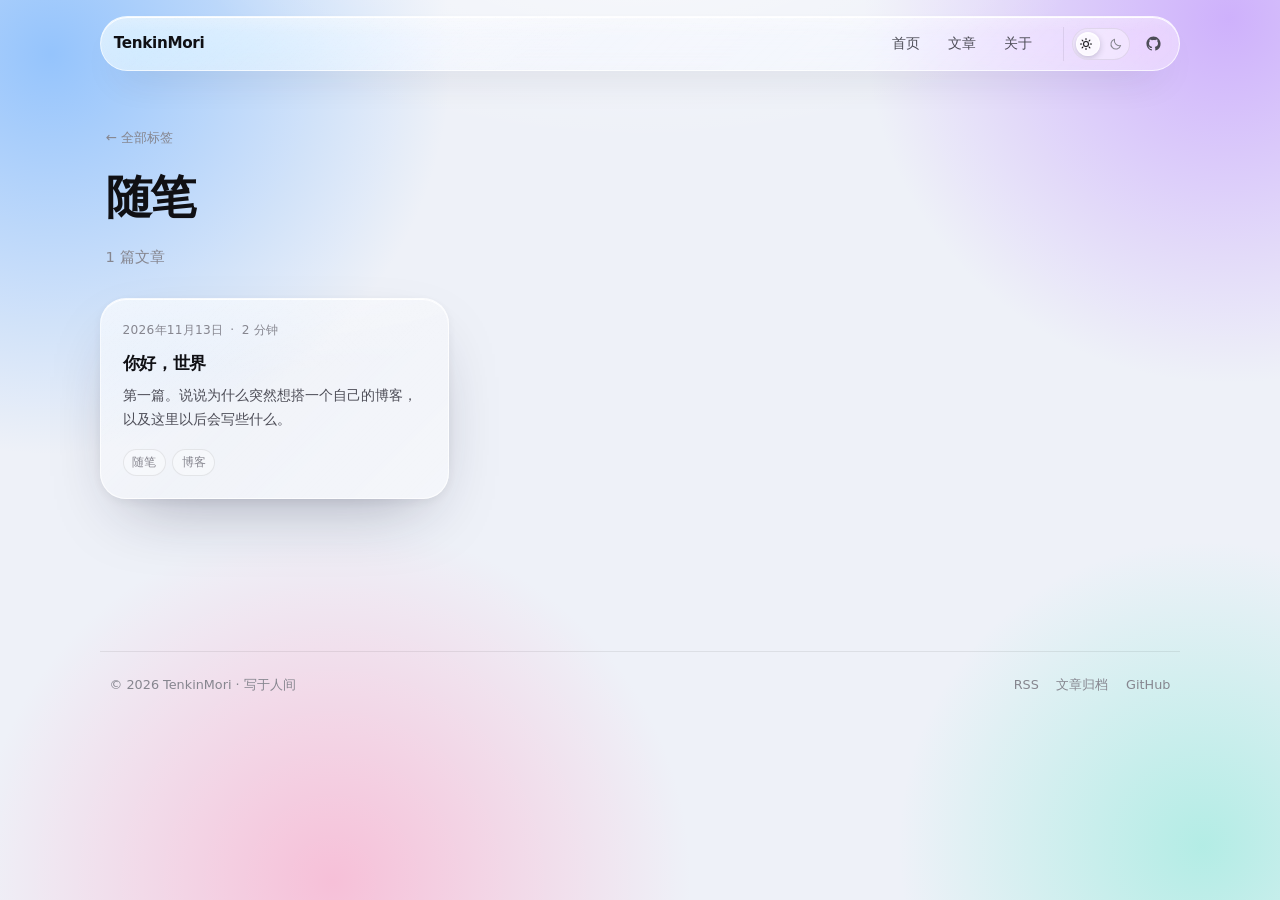
<file: tags/随笔/index.html>
<!DOCTYPE html><html lang="zh-CN" class="no-js"><head><meta charset="utf-8"><meta name="viewport" content="width=device-width, initial-scale=1, viewport-fit=cover"><title>标签：随笔 · TenkinMori</title><meta name="description" content="所有标记为「随笔」的文章。"><meta name="generator" content="Astro v7.4.11"><link rel="canonical" href="https://tenkinmori.github.io/tags/%E9%9A%8F%E7%AC%94/"><link rel="icon" type="image/png" href="/avatar.png"><link rel="apple-touch-icon" href="/avatar.png"><link rel="alternate" type="application/rss+xml" title="TenkinMori" href="/rss.xml"><link rel="sitemap" href="/sitemap-index.xml"><meta name="theme-color" content="#eef1f8" media="(prefers-color-scheme: light)"><meta name="theme-color" content="#050508" media="(prefers-color-scheme: dark)"><meta property="og:type" content="website"><meta property="og:site_name" content="TenkinMori"><meta property="og:title" content="标签：随笔 · TenkinMori"><meta property="og:description" content="所有标记为「随笔」的文章。"><meta property="og:url" content="https://tenkinmori.github.io/tags/%E9%9A%8F%E7%AC%94/"><meta property="og:locale" content="zh_CN"><meta name="twitter:card" content="summary"><meta name="twitter:title" content="标签：随笔 · TenkinMori"><meta name="twitter:description" content="所有标记为「随笔」的文章。"><script>
      (() => {
        const root = document.documentElement;
        root.classList.remove('no-js');
        root.classList.add('js');
        let stored = null;
        try {
          stored = localStorage.getItem('theme');
        } catch {}
        const prefersDark = window.matchMedia('(prefers-color-scheme: dark)').matches;
        root.dataset.theme = stored === 'light' || stored === 'dark' ? stored : prefersDark ? 'dark' : 'light';
      })();
    </script><link rel="stylesheet" href="/_astro/BaseLayout.CCMdWpr2.css"><script type="module" src="/_astro/page.tougUCvb.js"></script></head><body><div class="ambient" aria-hidden="true"></div><a class="skip-link" href="#main">跳到正文</a><header class="site-header"><nav class="nav glass" aria-label="主导航"><a class="brand" href="/" aria-label="TenkinMori 首页"><span class="brand-name">TenkinMori</span></a><div class="nav-links"><a class="nav-link" href="/">首页</a><a class="nav-link" href="/posts/">文章</a><a class="nav-link" href="/about/">关于</a></div><div class="nav-actions"><button class="theme-toggle" type="button" aria-label="切换深浅色"><span class="thumb" aria-hidden="true"></span><svg class="sun" viewBox="0 0 24 24" fill="none" stroke="currentColor" stroke-width="1.8" stroke-linecap="round" aria-hidden="true"><circle cx="12" cy="12" r="4.2"></circle><path d="M12 2.5v2.2M12 19.3v2.2M2.5 12h2.2M19.3 12h2.2M5.3 5.3l1.6 1.6M17.1 17.1l1.6 1.6M18.7 5.3l-1.6 1.6M6.9 17.1l-1.6 1.6"></path></svg><svg class="moon" viewBox="0 0 24 24" fill="none" stroke="currentColor" stroke-width="1.8" stroke-linecap="round" stroke-linejoin="round" aria-hidden="true"><path d="M20 14.5A8.5 8.5 0 0 1 9.5 4a8.5 8.5 0 1 0 10.5 10.5Z"></path></svg></button><a class="icon-btn" href="https://github.com/TenkinMori" target="_blank" rel="noopener noreferrer" aria-label="GitHub"><svg viewBox="0 0 24 24" fill="currentColor" aria-hidden="true"><path d="M12 2C6.48 2 2 6.58 2 12.25c0 4.53 2.87 8.37 6.84 9.73.5.1.68-.22.68-.49l-.01-1.72c-2.78.62-3.37-1.37-3.37-1.37-.45-1.18-1.11-1.5-1.11-1.5-.91-.63.07-.62.07-.62 1 .07 1.53 1.06 1.53 1.06.9 1.57 2.36 1.12 2.94.86.09-.66.35-1.12.63-1.37-2.22-.26-4.56-1.14-4.56-5.07 0-1.12.39-2.03 1.03-2.75-.1-.26-.45-1.3.1-2.71 0 0 .84-.28 2.75 1.05a9.3 9.3 0 0 1 2.5-.34c.85 0 1.71.12 2.5.34 1.91-1.33 2.75-1.05 2.75-1.05.55 1.41.2 2.45.1 2.71.64.72 1.03 1.63 1.03 2.75 0 3.94-2.34 4.8-4.57 5.06.36.32.68.94.68 1.9l-.01 2.81c0 .27.18.6.69.49A10.26 10.26 0 0 0 22 12.25C22 6.58 17.52 2 12 2Z"></path></svg></a></div></nav></header><main id="main" class="page"><header class="page-head" data-reveal><p><a class="back-link" href="/tags/">← 全部标签</a></p><h1 style="margin-top:.6rem">随笔</h1><p>1 篇文章</p></header><div class="post-grid"><article class="card post-card glass" data-reveal style="--i:0"><a class="card-link" href="/posts/hello-world/" aria-label="你好，世界"></a><div class="card-meta"><time datetime="2026-11-13T00:00:00.000Z">2026年11月13日</time><span aria-hidden="true">·</span><span>2 分钟</span></div><h3>你好，世界</h3><p>第一篇。说说为什么突然想搭一个自己的博客，以及这里以后会写些什么。</p><div class="tags"><span class="tag">随笔</span><span class="tag">博客</span></div></article></div></main><footer class="footer"><span>© 2026 TenkinMori · 写于人间</span><span class="footer-links"><a href="/rss.xml">RSS</a><a href="/posts/">文章归档</a><a href="https://github.com/TenkinMori" target="_blank" rel="noopener noreferrer">GitHub</a></span></footer><script type="module">var e=document.documentElement,t=document.querySelector(`.theme-toggle`),n=window.matchMedia(`(prefers-color-scheme: dark)`),r=()=>{t&&t.setAttribute(`aria-label`,e.dataset.theme===`dark`?`切换到浅色模式`:`切换到深色模式`)};r(),t?.addEventListener(`click`,()=>{let t=e.dataset.theme===`dark`?`light`:`dark`;e.dataset.theme=t;try{localStorage.setItem(`theme`,t)}catch{}r()}),n.addEventListener(`change`,t=>{let n=null;try{n=localStorage.getItem(`theme`)}catch{}n||(e.dataset.theme=t.matches?`dark`:`light`,r())}),window.matchMedia(`(hover: hover) and (pointer: fine)`).matches&&document.querySelectorAll(`.glass`).forEach(e=>{let t=0,n=0,r=0,i=()=>{t=0,e.style.setProperty(`--gx`,`${n}px`),e.style.setProperty(`--gy`,`${r}px`)},a=a=>{let o=e.getBoundingClientRect();n=a.clientX-o.left,r=a.clientY-o.top,t||=requestAnimationFrame(i)};e.addEventListener(`pointerenter`,a,{passive:!0}),e.addEventListener(`pointermove`,a,{passive:!0})});var i=document.querySelectorAll(`[data-reveal]`);if(`IntersectionObserver`in window){let e=new IntersectionObserver(t=>{for(let n of t)n.isIntersecting&&(n.target.classList.add(`is-visible`),e.unobserve(n.target))},{rootMargin:`0px 0px -8% 0px`,threshold:.08});i.forEach(t=>e.observe(t))}else i.forEach(e=>e.classList.add(`is-visible`));var a=document.querySelector(`.deck`);if(a){let e=Array.from(a.querySelectorAll(`.panel`)),t=0,n=!1,r=0,i=0,o=0,s=t=>Math.max(0,Math.min(e.length-1,t)),c=()=>{let n=window.scrollY+window.innerHeight/2,r=0;e.forEach((e,t)=>{e.offsetTop<=n&&(r=t)}),t=r},l=e=>{let t=window.scrollY,i=e-t;if(Math.abs(i)<1)return;let a=performance.now();n=!0,document.documentElement.classList.add(`is-animating`);let o=e=>1-(1-e)**4,s=e=>{let l=Math.min(1,(e-a)/480);window.scrollTo({top:t+i*o(l),behavior:`instant`}),l<1?requestAnimationFrame(s):(n=!1,r=performance.now(),document.documentElement.classList.remove(`is-animating`),c())};requestAnimationFrame(s)},u=n=>{let r=s(n);r!==t&&(t=r,l(e[r].offsetTop))};window.addEventListener(`wheel`,e=>{if(!e.ctrlKey&&(e.preventDefault(),!(n||performance.now()-r<140)&&(i+=e.deltaY,window.clearTimeout(o),o=window.setTimeout(()=>{i=0},160),Math.abs(i)>30))){let e=i>0?1:-1;i=0,u(t+e)}},{passive:!1}),window.addEventListener(`keydown`,n=>{if(n.defaultPrevented||n.metaKey||n.ctrlKey||n.altKey)return;let r=document.activeElement?.tagName;r!==`INPUT`&&r!==`TEXTAREA`&&(n.key===`ArrowDown`||n.key===`PageDown`||n.key===` `?(n.preventDefault(),u(t+1)):n.key===`ArrowUp`||n.key===`PageUp`?(n.preventDefault(),u(t-1)):n.key===`Home`?(n.preventDefault(),u(0)):n.key===`End`&&(n.preventDefault(),u(e.length-1)))});let d=document.querySelector(`.page-rail-thumb`),f=0,p=()=>{if(f=0,!d?.parentElement)return;let e=document.documentElement,t=e.scrollHeight-window.innerHeight,n=t>0?Math.min(1,Math.max(0,window.scrollY/t)):0,r=d.parentElement.clientHeight,i=Math.max(28,Math.round(r*(window.innerHeight/e.scrollHeight)));d.style.height=`${i}px`,d.style.transform=`translateY(${(r-i)*n}px)`},m=()=>{f||=requestAnimationFrame(p)};window.addEventListener(`scroll`,()=>{n||c(),m()},{passive:!0}),window.addEventListener(`resize`,m),c(),m()}var o=document.querySelector(`.panel--pattern`);o&&`IntersectionObserver`in window&&new IntersectionObserver(e=>{for(let t of e)o.classList.toggle(`is-paused`,!t.isIntersecting)},{threshold:.02}).observe(o);</script></body></html>
</file>
<file: _astro/BaseLayout.CCMdWpr2.css>
@font-face{font-family:JingNan;src:url(/fonts/JingNan-subset.woff2)format("woff2");font-weight:400 900;font-style:normal;font-display:swap}:root{color-scheme:light;--font-sans:-apple-system, BlinkMacSystemFont, "SF Pro Text", "SF Pro Display", "Segoe UI Variable", "Segoe UI", "PingFang SC", "Hiragino Sans GB", "Microsoft YaHei", system-ui, sans-serif;--font-mono:"SF Mono", ui-monospace, "Cascadia Code", "JetBrains Mono", Consolas, monospace;--page:min(1080px, calc(100vw - 2.5rem));--radius-xl:34px;--radius-lg:26px;--radius-md:18px;--radius-sm:12px;--radius-pill:999px;--ease-spring:cubic-bezier(.22, 1.15, .36, 1);--ease-out:cubic-bezier(.22, 1, .36, 1);--text:#101014;--text-2:#4d4d57;--text-3:#86868f;--accent:#0a7cff;--accent-2:#6f5bff;--accent-ink:#fff;--glass:linear-gradient(135deg, #ffffff85 0%, #fff3 46%, #fff6 100%);--glass-strong:#ffffffb3;--glass-quiet:#ffffff57;--stroke:#ffffffb8;--hairline:#10101414;--sheen:#ffffffbf;--shadow:0 28px 70px -28px #171a3861, 0 3px 12px #171a380f;--shadow-lift:0 40px 90px -30px #171a3880, 0 6px 18px #171a3814;--inset:inset 0 1px 0 #ffffffeb;--glow-a:#ffffff75;--bg:#eef1f8;--blob-opacity:.64;--grain-opacity:.04}:root[data-theme=dark]{color-scheme:dark;--text:#f5f5f7;--text-2:#c3c3cc;--text-3:#8d8d99;--accent:#4aa3ff;--accent-2:#a58dff;--accent-ink:#06121f;--glass:linear-gradient(135deg, #7c82a457 0%, #24263257 52%, #545a7a4d 100%);--glass-strong:#3e4050b3;--glass-quiet:#ffffff14;--stroke:#fff3;--hairline:#ffffff1c;--sheen:#ffffff80;--shadow:0 30px 80px -30px #000000d9, 0 2px 10px #0000004d;--shadow-lift:0 46px 100px -32px #000000f2, 0 6px 22px #0006;--inset:inset 0 1px 0 #ffffff3d;--glow-a:#ffffff1a;--bg:#07070c;--blob-opacity:.66;--grain-opacity:.06}*,:before,:after{box-sizing:border-box}html{scroll-behavior:smooth;scrollbar-width:thin;scrollbar-color:#62627d80 transparent;-webkit-text-size-adjust:100%}::-webkit-scrollbar{width:12px;height:12px}::-webkit-scrollbar-track{background:0 0}::-webkit-scrollbar-thumb{background-color:#62627d61;background-clip:padding-box;border:4px solid #0000;border-radius:999px}::-webkit-scrollbar-thumb:hover{background-color:#62627d99}:root[data-theme=dark]{scrollbar-color:#ffffff47 transparent}:root[data-theme=dark] ::-webkit-scrollbar-thumb{background-color:#ffffff42}body{min-height:100svh;font-family:var(--font-sans);color:var(--text);background:var(--bg);-webkit-font-smoothing:antialiased;text-rendering:optimizelegibility;margin:0;font-size:16px;line-height:1.65;overflow-x:hidden}img,svg{max-width:100%;display:block}a{color:inherit;text-decoration:none}button{font:inherit;color:inherit}::selection{background:#0a7cff40}:focus-visible{outline:2px solid var(--accent);outline-offset:3px;border-radius:6px}.skip-link{z-index:100;border-radius:var(--radius-pill);background:var(--glass-strong);border:1px solid var(--stroke);backdrop-filter:blur(20px);transition:transform .25s var(--ease-out);padding:.6rem 1rem;position:fixed;top:12px;left:12px;transform:translateY(-160%)}.skip-link:focus-visible{transform:translateY(0)}.ambient{z-index:-2;pointer-events:none;background:radial-gradient(60% 45% at 50% -12%, #ffffffb3, transparent 62%), radial-gradient(46vmax 46vmax at 4% 6%, #5ea8ff9e, transparent 68%), radial-gradient(42vmax 42vmax at 96% 2%, #b47cff8c, transparent 68%), radial-gradient(40vmax 40vmax at 26% 98%, #ff8fb880, transparent 70%), radial-gradient(34vmax 34vmax at 94% 94%, #6ee7cf75, transparent 70%), var(--bg);position:fixed;inset:0;overflow:hidden}[data-theme=dark] .ambient{background:radial-gradient(52vmax 38vmax at 50% -4%, #4c74ff80, transparent 70%), radial-gradient(44vmax 44vmax at 92% 8%, #a054ff61, transparent 70%), radial-gradient(42vmax 42vmax at 6% 88%, #ff64a03d, transparent 72%), radial-gradient(36vmax 36vmax at 88% 92%, #3cd2be29, transparent 72%), var(--bg)}.glass{isolation:isolate;background:var(--glass);border:1px solid var(--stroke);border-radius:var(--radius-lg);box-shadow:var(--shadow), var(--inset);position:relative;overflow:hidden}.glass:before{content:"";z-index:-1;border-radius:inherit;pointer-events:none;background:radial-gradient(120% 90% at 50% -20%,#fff6,#0000 62%),linear-gradient(160deg,#ffffff42,#0000 45%);position:absolute;inset:0}[data-theme=dark] .glass:before{background:radial-gradient(120% 90% at 50% -20%,#ffffff1f,#0000 62%),linear-gradient(160deg,#ffffff12,#0000 45%)}.glass:after{content:"";z-index:-1;pointer-events:none;background:radial-gradient(closest-side, var(--glow-a), transparent 76%);width:360px;height:360px;transform:translate3d(var(--gx,0px), var(--gy,0px), 0) translate(-50%, -50%);opacity:0;transition:opacity .4s var(--ease-out);will-change:transform, opacity;border-radius:50%;position:absolute;top:0;left:0}.glass:hover:after,.glass:focus-within:after{opacity:.75}@supports not (backdrop-filter:blur(1px)){.glass{background:var(--glass-strong)}}.page{width:var(--page);margin:0 auto;padding:5.4rem 0 5rem}.site-header{z-index:50;pointer-events:none;padding:1rem 0 .5rem;position:fixed;top:0;left:0;right:0}.nav{width:var(--page);border-radius:var(--radius-pill);box-shadow:0 18px 40px -24px #171a3873, var(--inset);backdrop-filter:blur(18px)saturate(165%);pointer-events:auto;align-items:center;gap:.75rem;margin:0 auto;padding:.5rem .55rem .5rem .8rem;display:flex}.brand{letter-spacing:-.02em;white-space:nowrap;align-items:center;padding-right:.35rem;font-weight:650;display:inline-flex}.brand-name{font-size:.95rem}.nav-links{align-items:center;gap:.15rem;margin-left:auto;display:flex}.nav-link{border-radius:var(--radius-pill);color:var(--text-2);transition:color .2s var(--ease-out), background .25s var(--ease-out);padding:.42rem .8rem;font-size:.9rem;position:relative}.nav-link:hover{color:var(--text);background:var(--glass-quiet)}.nav-link.active{color:var(--text);background:var(--glass-strong);box-shadow:inset 0 1px #ffffffb3,0 2px 8px -2px #171a382e}[data-theme=dark] .nav-link.active{box-shadow:inset 0 1px #ffffff24,0 2px 10px -2px #00000080}.nav-actions{border-left:1px solid var(--hairline);align-items:center;gap:.4rem;margin-left:.4rem;padding-left:.5rem;display:flex}.icon-btn{width:34px;height:34px;color:var(--text-2);cursor:pointer;transition:background .2s var(--ease-out), color .2s var(--ease-out), transform .2s var(--ease-spring);background:0 0;border:1px solid #0000;border-radius:50%;place-items:center;display:grid}.icon-btn:hover{color:var(--text);background:var(--glass-quiet);border-color:var(--hairline)}.icon-btn:active{transform:scale(.94)}.icon-btn svg{width:17px;height:17px}.theme-toggle{border:1px solid var(--hairline);border-radius:var(--radius-pill);background:var(--glass-quiet);cursor:pointer;justify-content:space-between;align-items:center;width:58px;height:32px;padding:0 6px;display:inline-flex;position:relative;overflow:hidden}.theme-toggle svg{z-index:2;width:14px;height:14px;color:var(--text-3);transition:color .3s var(--ease-out);position:relative}.theme-toggle .sun{color:var(--text)}.theme-toggle .thumb{z-index:1;background:var(--glass-strong);border:1px solid var(--stroke);width:24px;height:24px;transition:transform .4s var(--ease-spring);border-radius:50%;position:absolute;top:3px;left:3px;box-shadow:0 2px 6px #171a3838,inset 0 1px #fffc}[data-theme=dark] .theme-toggle .thumb{transform:translate(26px)}[data-theme=dark] .theme-toggle .sun{color:var(--text-3)}[data-theme=dark] .theme-toggle .moon{color:var(--text)}.hero{border-radius:var(--radius-xl);grid-template-columns:minmax(0,1.35fr) minmax(0,.9fr);align-items:center;gap:clamp(1.5rem,4vw,3.5rem);margin-top:2rem;padding:clamp(1.7rem,4.5vw,3.6rem);display:grid}.eyebrow{letter-spacing:.16em;color:var(--text-3);font-size:.84rem;font-weight:500;display:inline-block}.hero h1{letter-spacing:-.045em;background:linear-gradient(120deg, var(--text) 30%, var(--text-2) 75%, var(--text-3));color:#0000;-webkit-background-clip:text;background-clip:text;margin:1rem 0 0;font-size:clamp(2.6rem,7vw,4.3rem);font-weight:720;line-height:1.02}.hero .lede{max-width:30rem;color:var(--text-2);white-space:pre-line;text-wrap:pretty;margin:1.1rem 0 0;font-size:clamp(.98rem,1.6vw,1.08rem);line-height:1.8}.actions{flex-wrap:wrap;gap:.65rem;margin-top:1.7rem;display:flex}.btn{border:1px solid var(--stroke);border-radius:var(--radius-pill);min-height:46px;color:var(--text);letter-spacing:.01em;cursor:pointer;transition:background .22s var(--ease-out), transform .25s var(--ease-spring);background:#ffffff57;justify-content:center;align-items:center;gap:.5rem;padding:0 1.3rem;font-size:.94rem;font-weight:600;display:inline-flex;box-shadow:inset 0 1px #ffffffd1,0 10px 26px -20px #171a388c}.btn:hover{background:#ffffff8f}.btn:active{transform:scale(.975)}.btn svg{width:15px;height:15px}.btn--primary{color:#fff;background:radial-gradient(120% 150% at 22% 0,#ffffff57,#0000 52%),linear-gradient(#2f97ff 0%,#0a7cff 100%);border-color:#ffffff4d;box-shadow:inset 0 1px #ffffff80,inset 0 -1px #0000001a,0 10px 24px -14px #0a7cff80}.btn--primary:hover{background:radial-gradient(120% 150% at 22% 0,#ffffff61,#0000 52%),linear-gradient(#3fa1ff 0%,#1187ff 100%)}[data-theme=dark] .btn{background:#ffffff14;border-color:#ffffff29;box-shadow:inset 0 1px #ffffff2e,0 12px 26px -20px #000000e6}[data-theme=dark] .btn:hover{background:#ffffff24}[data-theme=dark] .btn--primary{background:radial-gradient(120% 150% at 22% 0,#ffffff4d,#0000 52%),linear-gradient(#359aff 0%,#0a7cff 100%);border-color:#ffffff47}[data-theme=dark] .btn--primary:hover{background:radial-gradient(120% 150% at 22% 0,#ffffff57,#0000 52%),linear-gradient(#48a4ff 0%,#1889ff 100%)}.hero-card{border-radius:var(--radius-lg);background:var(--glass-quiet);border:1px solid var(--stroke);box-shadow:var(--inset), 0 16px 40px -26px #171a3880;padding:1.4rem}.avatar{color:#fff;letter-spacing:-.03em;text-shadow:0 2px 10px #00000040;background:radial-gradient(120% 120% at 25% 10%,#ffffffe6,#0000 42%),conic-gradient(from 210deg,#55b9ff,#7d6bff,#d67bff,#ff8fb8,#55b9ff);border-radius:50%;place-items:center;width:92px;height:92px;margin:.2rem auto 1rem;font-size:2rem;font-weight:700;display:grid;position:relative;box-shadow:inset 0 1px 1px #fffc,inset 0 -10px 20px #3c28a059,0 16px 34px -14px #5a5adcbf}.avatar:after{content:"";border:1px solid #ffffff59;border-radius:50%;position:absolute;inset:6px}.hero-card .who{text-align:center}.hero-card .who strong{letter-spacing:-.02em;font-size:1.05rem;font-weight:650;display:block}.hero-card .who span{color:var(--text-3);margin-top:.2rem;font-size:.82rem;display:block}.facts{border-top:1px solid var(--hairline);gap:.15rem;margin-top:1.1rem;padding-top:1rem;display:grid}.fact{justify-content:space-between;align-items:baseline;gap:1rem;padding:.42rem .15rem;font-size:.84rem;display:flex}.fact dt{color:var(--text-3);white-space:nowrap}.fact dd{text-align:right;color:var(--text-2);margin:0;font-weight:550}.section{margin-top:clamp(2.5rem,6vw,4.5rem)}.section-head{justify-content:space-between;align-items:baseline;gap:1rem;margin-bottom:1.1rem;padding:0 .35rem;display:flex}.section-head h2{letter-spacing:-.03em;margin:0;font-size:clamp(1.3rem,2.4vw,1.6rem);font-weight:680}.section-head a{color:var(--text-3);transition:color .2s var(--ease-out);font-size:.86rem}.section-head a:hover{color:var(--accent)}.post-grid,.project-grid{grid-template-columns:repeat(3,minmax(0,1fr));gap:1rem;display:grid}.card{border-radius:var(--radius-lg);transition:transform .45s var(--ease-spring), box-shadow .45s var(--ease-out);flex-direction:column;padding:1.35rem;display:flex}.card:hover{box-shadow:var(--shadow-lift), var(--inset);transform:translateY(-4px)}.card-meta{letter-spacing:.02em;color:var(--text-3);align-items:center;gap:.45rem;font-size:.76rem;display:flex}.card h3{letter-spacing:-.02em;text-wrap:balance;margin:.65rem 0 0;font-size:1.08rem;font-weight:640;line-height:1.4}.card p{color:var(--text-2);margin:.55rem 0 0;font-size:.88rem;line-height:1.7}.tags{flex-wrap:wrap;gap:.35rem;margin-top:auto;padding-top:1.1rem;display:flex}.tag{border:1px solid var(--hairline);border-radius:var(--radius-pill);background:var(--glass-quiet);color:var(--text-3);align-items:center;padding:.18rem .55rem;font-size:.72rem;transition:color .2s,background .2s;display:inline-flex}a.tag:hover{color:var(--text);background:var(--glass-strong)}.card-link{z-index:3;border-radius:inherit;position:absolute;inset:0}.card:has(.card-link:focus-visible){outline:2px solid var(--accent);outline-offset:3px}.project-card .card-top{justify-content:space-between;align-items:center;gap:.75rem;display:flex}.project-card .arrow{border:1px solid var(--hairline);width:28px;height:28px;color:var(--text-3);transition:transform .35s var(--ease-spring), color .2s;border-radius:50%;place-items:center;display:grid}.project-card:hover .arrow{color:var(--text);transform:translate(2px,-2px)}.project-card .tag{align-self:flex-start}.footer{width:var(--page);border-top:1px solid var(--hairline);color:var(--text-3);flex-wrap:wrap;justify-content:space-between;align-items:center;gap:.8rem;margin:4.5rem auto 0;padding:1.4rem .6rem 0;font-size:.8rem;display:flex}.footer-links{gap:1.1rem;display:flex}.footer a{transition:color .2s}.footer a:hover{color:var(--text)}.post{border-radius:var(--radius-xl);max-width:860px;margin:2rem auto 0;padding:clamp(1.5rem,4vw,3.4rem)}.back-link{color:var(--text-3);align-items:center;gap:.4rem;font-size:.84rem;transition:color .2s;display:inline-flex}.back-link:hover{color:var(--text)}.post-head{border-bottom:1px solid var(--hairline);margin-top:1.4rem;padding-bottom:1.6rem}.post-head h1{letter-spacing:-.035em;text-wrap:balance;margin:0;font-size:clamp(1.9rem,4.6vw,3rem);font-weight:700;line-height:1.18}.post-meta{color:var(--text-3);flex-wrap:wrap;align-items:center;gap:.5rem .8rem;margin-top:1rem;font-size:.82rem;display:flex}.post-meta .sep{opacity:.5;background:currentColor;border-radius:50%;width:3px;height:3px}.prose{color:var(--text-2);overflow-wrap:break-word;margin-top:2rem;font-size:1.03rem;line-height:1.9}.prose>*+*{margin-top:1.15em}.prose h2,.prose h3,.prose h4{color:var(--text);letter-spacing:-.025em;scroll-margin-top:6rem;font-weight:660;line-height:1.35}.prose h2{margin-top:2.4em;font-size:1.45rem}.prose h3{margin-top:2em;font-size:1.16rem}.prose h4{margin-top:1.8em;font-size:1rem}.prose a{color:var(--accent);text-underline-offset:3px;text-decoration:underline 1px;text-decoration-color:color-mix(in srgb, var(--accent) 40%, transparent);transition:text-decoration-color .2s}.prose a:hover{text-decoration-color:var(--accent)}.prose strong{color:var(--text);font-weight:620}.prose ul,.prose ol{padding-left:1.3em}.prose li+li{margin-top:.4em}.prose li::marker{color:var(--text-3)}.prose blockquote{border-left:2px solid color-mix(in srgb, var(--accent) 55%, transparent);color:var(--text-2);margin-left:0;margin-right:0;padding:.2em 0 .2em 1.1em;font-style:normal}.prose blockquote>*+*{margin-top:.6em}.prose code{font-family:var(--font-mono);background:color-mix(in srgb, var(--text) 8%, transparent);border:1px solid var(--hairline);border-radius:6px;padding:.14em .42em;font-size:.88em}.prose pre{border-radius:var(--radius-md);color:#e6edf3;border:1px solid #ffffff1a;margin:1.6em 0;padding:1.1rem 1.25rem;font-size:.88rem;line-height:1.7;overflow-x:auto;box-shadow:0 18px 40px -26px #000c;background:#0a0e16f0!important}.prose pre code{font-size:inherit;color:inherit;background:0 0;border:0;padding:0}.prose hr{border:0;border-top:1px solid var(--hairline);margin:2.4em 0}.prose img{border-radius:var(--radius-md);box-shadow:var(--shadow);margin:1.8em auto}.prose table{border-collapse:collapse;width:100%;margin:1.8em 0;font-size:.92rem}.prose th,.prose td{border-bottom:1px solid var(--hairline);text-align:left;padding:.6em .8em}.prose th{color:var(--text);font-weight:600}.post-nav{grid-template-columns:repeat(2,minmax(0,1fr));gap:1rem;max-width:860px;margin:1.2rem auto 0;display:grid}.post-nav a{border-radius:var(--radius-md);transition:transform .35s var(--ease-spring), box-shadow .35s var(--ease-out);flex-direction:column;gap:.25rem;padding:1.1rem 1.3rem;display:flex}.post-nav a:hover{box-shadow:var(--shadow-lift), var(--inset);transform:translateY(-3px)}.post-nav span{color:var(--text-3);font-size:.74rem}.post-nav strong{color:var(--text);font-size:.94rem;font-weight:580}.post-nav .next{text-align:right;align-items:flex-end}.page-head{margin:2.4rem 0 1.8rem;padding:0 .35rem}.page-head h1{letter-spacing:-.04em;margin:0;font-size:clamp(2rem,5vw,2.9rem);font-weight:700}.page-head p{color:var(--text-3);margin:.6rem 0 0;font-size:.92rem}.archive{border-radius:var(--radius-xl);padding:clamp(1.2rem,3vw,2rem)}.year{margin-top:2rem}.year:first-child{margin-top:0}.year h2{letter-spacing:.08em;color:var(--text-3);margin:0 0 .4rem;font-size:.82rem;font-weight:600}.year ul{margin:0;padding:0;list-style:none}.year li{border-top:1px solid var(--hairline)}.year li:first-child{border-top:0}.year a{border-radius:var(--radius-sm);transition:background .2s, padding .2s var(--ease-out);align-items:baseline;gap:1rem;padding:.75rem .35rem;display:flex}.year a:hover{background:var(--glass-quiet);padding-left:.7rem}.year time{font-variant-numeric:tabular-nums;color:var(--text-3);flex:none;font-size:.78rem}.year .title{color:var(--text);font-size:.98rem;font-weight:520}.year .count{color:var(--text-3);margin-left:auto;font-size:.76rem}.about{border-radius:var(--radius-xl);margin-top:2rem;padding:clamp(1.6rem,4vw,3.2rem)}.about-head{border-bottom:1px solid var(--hairline);flex-wrap:wrap;align-items:center;gap:1.4rem;padding-bottom:1.8rem;display:flex}.about-head .avatar{width:78px;height:78px;margin:0;font-size:1.6rem}.about-head h1{letter-spacing:-.035em;margin:0;font-size:clamp(1.7rem,3.6vw,2.4rem)}.about-head p{color:var(--text-3);margin:.35rem 0 0;font-size:.9rem}.about .prose{margin-top:1.6rem}.now{border-radius:var(--radius-md);background:var(--glass-quiet);border:1px solid var(--hairline);margin-top:2rem;padding:1.3rem 1.4rem}.now h2{letter-spacing:.08em;color:var(--text-3);margin:0 0 .6rem;font-size:.8rem;font-weight:600}.now ul{color:var(--text-2);margin:0;padding-left:1.1em;font-size:.92rem;line-height:1.9}.chips{flex-wrap:wrap;gap:.4rem;margin-top:1.6rem;display:flex}.chips .tag{color:var(--text-2);padding:.3rem .7rem;font-size:.78rem}.notfound{border-radius:var(--radius-xl);text-align:center;margin-top:4rem;padding:clamp(2.5rem,8vw,5rem) 2rem}.notfound .code{letter-spacing:-.06em;background:linear-gradient(135deg, var(--accent), var(--accent-2));color:#0000;-webkit-background-clip:text;background-clip:text;font-size:clamp(4rem,14vw,8rem);font-weight:750;line-height:1}.notfound p{color:var(--text-2);margin:1rem 0 1.8rem}.js [data-reveal]{opacity:0;transition:opacity .7s var(--ease-out), transform .7s var(--ease-spring);transition-delay:calc(var(--i,0) * 70ms);transform:translateY(18px)}.js [data-reveal].is-visible{opacity:1;transform:none}@media (width<=900px){.hero{grid-template-columns:1fr}.hero-card{grid-template-columns:auto 1fr;align-items:center;gap:1rem 1.2rem;display:grid}.hero-card .avatar{width:72px;height:72px;margin:0;font-size:1.5rem}.hero-card .who{text-align:left}.facts{grid-column:1/-1;margin-top:.4rem}.post-grid,.project-grid{grid-template-columns:repeat(2,minmax(0,1fr))}}@media (width<=620px){.page{padding-bottom:3.5rem}.site-header{padding-top:.7rem}.nav{padding:.42rem .5rem .42rem .6rem}.brand-name{font-size:.88rem}.nav-links{margin-left:0}.nav-link{padding:.38rem .62rem;font-size:.84rem}.nav-actions{margin-left:auto}.nav-actions .icon-btn{display:none}.hero{border-radius:var(--radius-lg);margin-top:1.1rem;padding:1.5rem 1.3rem}.post-grid,.project-grid,.post-nav{grid-template-columns:1fr}.post-nav .next{text-align:left;align-items:flex-start}.footer{flex-direction:column;align-items:flex-start}}.page--full{width:100%;padding:0}html:has(.deck){scroll-snap-type:y mandatory;scrollbar-width:none}html:has(.deck)::-webkit-scrollbar{display:none}.page-rail{z-index:60;pointer-events:none;background:#1414281a;border-radius:999px;width:3px;height:140px;position:fixed;top:50%;right:14px;overflow:hidden;transform:translateY(-50%)}[data-theme=dark] .page-rail{background:#ffffff24}.page-rail-thumb{border-radius:inherit;will-change:transform, height;background:#14142861;width:100%;height:40%;position:absolute;top:0;left:0}[data-theme=dark] .page-rail-thumb{background:#ffffff7a}html.is-animating{scroll-snap-type:none}.deck{width:100%}.panel{scroll-snap-align:start;scroll-snap-stop:always;min-height:100svh;position:relative}.panel--home{flex-direction:column;display:flex}.panel--pattern{background:#f6f6f6;position:relative;overflow:hidden}.panel--pattern:before{content:"";z-index:2;pointer-events:none;opacity:0;height:26%;transition:opacity .45s var(--ease-out);background:linear-gradient(#eef1f8 0%,#eef1f8a6 42%,#eef1f800 100%);position:absolute;inset:0 0 auto}[data-theme=dark] .panel--pattern:before{background:linear-gradient(#07070c 0%,#07070c99 42%,#07070c00 100%)}html.is-animating .panel--pattern:before{opacity:1}.panel-art{z-index:1;pointer-events:none;width:min(90vh,56vw,1600px);height:82vh;position:absolute;bottom:0;left:clamp(0px,2.5vw,36px);overflow:hidden}.panel-art img{user-select:none;width:100%;height:auto;display:block}.project{z-index:3;color:#f5f5f7;background-color:#323740;background-image:url(/card-bg.png);background-position:50%;background-repeat:no-repeat;background-size:cover;border:1px solid #ffffff29;border-radius:28px;width:min(48vw,900px);padding:2.4rem 2.8rem;position:absolute;top:50%;right:clamp(24px,5vw,72px);overflow:hidden;transform:translateY(-50%);box-shadow:0 30px 60px -30px #1414288c}[data-theme=dark] .project{box-shadow:0 30px 70px -30px #000000d9}.project-kicker{letter-spacing:.2em;text-transform:uppercase;color:#ffffff80;font-size:.68rem;font-weight:560}.project-title{color:#fff;border-bottom:1px solid #ffffff24;align-items:center;gap:.6rem;margin:1rem 0 0;padding-bottom:1.1rem;display:flex}.project-logo{filter:drop-shadow(0 14px 22px #00000073);width:min(46%,300px);height:auto;display:block;transform:rotate(-2deg)}.project-sep{background:#ff5c8a;border-radius:50%;flex:none;width:7px;height:7px;box-shadow:0 0 0 4px #ff5c8a29}.project-name{font-family:"JingNan", var(--font-sans);letter-spacing:.02em;filter:drop-shadow(0 10px 12px #00000059);font-size:clamp(3rem,5vw,5.5rem);line-height:1.1;display:inline-block;position:relative;transform:rotate(-1.5deg)}.project-name:before{content:attr(data-text);z-index:0;color:#0000;text-shadow:0 .05em #fff,.05em 0 #fff,-.05em 0 #fff,0 -.05em #fff,.035em .035em #fff,-.035em .035em #fff,.035em -.035em #fff,-.035em -.035em #fff,0 .13em #08080c,.13em 0 #08080c,-.13em 0 #08080c,0 -.13em #08080c,.095em .095em #08080c,-.095em .095em #08080c,.095em -.095em #08080c,-.095em -.095em #08080c;position:absolute;inset:0}.project-name:after{content:attr(data-text);z-index:1;color:#0000;text-shadow:0 .022em #08080c,.022em 0 #08080c,-.022em 0 #08080c,0 -.022em #08080c,.016em .016em #08080c,-.016em .016em #08080c,.016em -.016em #08080c,-.016em -.016em #08080c;position:absolute;inset:0}.project-name-fill{z-index:2;color:#0000;background-image:linear-gradient(100deg,#fff6a8 0%,#ffd0e8 45%,#c9e9ff 75%,#ffedb0 100%);-webkit-background-clip:text;background-clip:text;position:relative}.project-sub{color:#ffffffb3;margin:1rem 0 0;font-size:1.05rem}.project-link{color:#fff;width:fit-content;transition:background-color .2s var(--ease-out), transform .25s var(--ease-spring);background:#ff5c8a;border-radius:999px;align-items:center;gap:.45rem;margin-top:1.35rem;padding:.65rem 1.25rem;font-size:.95rem;font-weight:560;text-decoration:none;display:inline-flex;box-shadow:0 10px 22px -12px #ff5c8ae6}.project-link:hover{background:#ff7098;transform:translateY(-1px)}.project-link-play{font-size:.7rem;transform:translateY(.5px)}.project-link-arrow{opacity:.8;transition:transform .25s var(--ease-spring);font-size:.9rem}.project-link:hover .project-link-arrow{transform:translate(1px,-1px)}[data-theme=dark] .panel--pattern{background:#000}.pattern-bg{will-change:transform;background-image:url(/pattern.png);background-repeat:repeat;background-size:320px 280px;animation:46s linear infinite pattern-drift;position:absolute;inset:-280px -320px}[data-theme=dark] .pattern-bg{background-image:url(/pattern-dark.png)}.panel--pattern.is-paused .pattern-bg{animation-play-state:paused}@keyframes pattern-drift{to{transform:translate(-320px,-280px)}}.home{width:var(--page);flex-direction:column;min-height:100svh;margin:0 auto;padding:5.4rem 0 1rem;display:flex;position:relative}.home-main{flex:1;grid-template-columns:minmax(0,1fr) 356px;grid-template-areas:"intro card";align-content:center;align-items:center;column-gap:clamp(2rem,4vw,3.6rem);display:grid;position:relative}.home-main:before{content:"";z-index:-1;pointer-events:none;background:radial-gradient(closest-side,#8282ff4d,#0000 74%);border-radius:50%;width:52%;height:88%;position:absolute;top:50%;right:-4%;transform:translateY(-50%)}.home-intro{grid-area:intro}.home h1{letter-spacing:-.055em;background:linear-gradient(105deg, var(--text) 32%, var(--text-2) 88%);color:#0000;text-wrap:nowrap;-webkit-background-clip:text;background-clip:text;margin:.85rem 0 0;font-size:clamp(3.1rem,9vw,8rem);font-weight:740;line-height:.92}.home-lede{max-width:30rem;color:var(--text-2);white-space:pre-line;text-wrap:pretty;margin:0;font-size:clamp(.96rem,1.2vw,1.04rem);line-height:1.85}.home-card{text-align:center;border-radius:30px;flex-direction:column;grid-area:card;align-self:center;align-items:center;padding:1.35rem 1.35rem 1.2rem;display:flex;position:relative}.card-top{letter-spacing:.18em;text-transform:uppercase;width:100%;color:var(--text-3);justify-content:space-between;align-items:center;font-size:.6rem;font-weight:560;display:flex}.portrait{place-items:center;width:160px;height:160px;margin:1rem 0 .85rem;display:grid}.portrait img{object-fit:contain;filter:drop-shadow(0 16px 22px #32326e38);width:100%;height:100%}.home-card h2{letter-spacing:-.02em;margin:0;font-size:1.12rem;font-weight:650}.home-card .facts{border-top:1px solid var(--hairline);gap:0;width:100%;margin-top:1.05rem;padding-top:.45rem}.home-card .fact{padding:.4rem .1rem;font-size:.8rem}.card-more{border-top:1px solid var(--hairline);width:100%;color:var(--text-2);transition:color .2s var(--ease-out);background:0 0;justify-content:space-between;align-items:center;gap:.5rem;margin-top:.85rem;padding:.72rem .2rem .05rem;font-size:.82rem;font-weight:540;display:flex}.card-more svg{transition:transform .3s var(--ease-spring)}.card-more:hover{color:var(--text)}.card-more:hover svg{transform:translate(3px)}.home-foot{border-top:1px solid var(--hairline);letter-spacing:.02em;color:var(--text-3);justify-content:space-between;align-items:center;gap:1rem;margin-top:1.2rem;padding-top:1rem;font-size:.74rem;display:flex}.foot-links{align-items:center;gap:.5rem;display:flex}.home-foot a{transition:color .2s var(--ease-out)}.home-foot a:hover{color:var(--text)}@media (width<=980px){.home-main{grid-template-columns:minmax(0,1fr);grid-template-areas:"intro""card";align-items:start;row-gap:1.8rem;padding-top:1rem}.home h1{font-size:clamp(3rem,11vw,6rem)}.home-main:before{width:80%;height:50%;top:68%;right:10%}.home-card{width:min(100%,420px)}}@media (width<=640px){.home{min-height:100svh;padding-top:4.8rem}.home h1{font-size:clamp(2.8rem,14vw,4.2rem)}.home-foot{margin-top:1.6rem}.portrait{width:128px;height:128px}.panel-art{width:122vw;height:56vh;left:-10vw}.project{width:auto;padding:1.1rem 1.2rem;top:5.4rem;left:24px;right:24px;transform:none}.project-title{gap:.4rem;margin-top:.7rem}.project-logo{width:110px}.project-name{font-size:2rem}.project-sub{font-size:.82rem}.project-link{padding:.5rem .9rem;font-size:.82rem}}@media (height<=780px) and (width>=981px){.home h1{font-size:clamp(3rem,6.6vw,5.6rem)}.home-card{padding:1.1rem 1.2rem 1rem}.portrait{width:118px;height:118px;margin:.8rem 0 .6rem}.home-card .facts,.home-foot{margin-top:.8rem}}@media (prefers-reduced-motion:reduce){html{scroll-behavior:auto}*,:before,:after{transition-duration:.001ms!important;animation-duration:.001ms!important;animation-iteration-count:1!important}.js [data-reveal]{opacity:1;transform:none}}.panel--pattern{font-family:"JingNan", var(--font-sans)}
</file>
